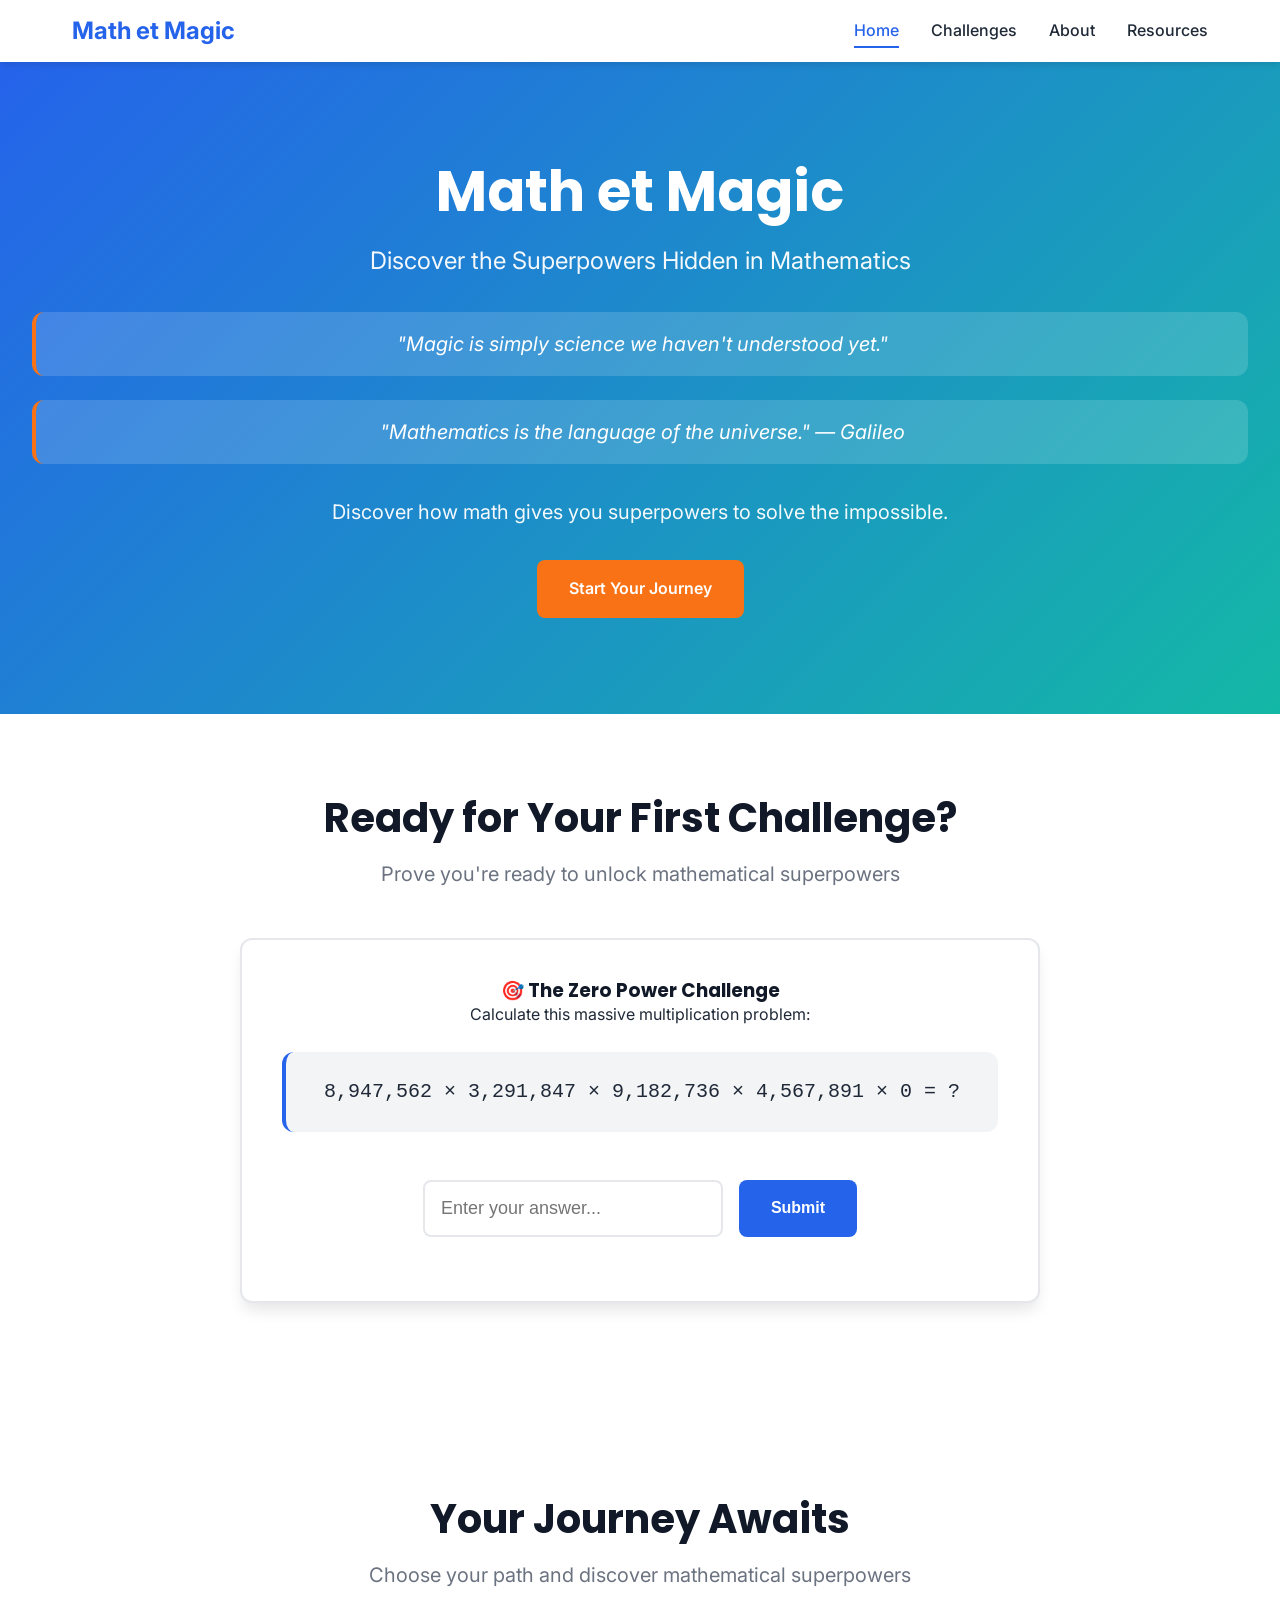
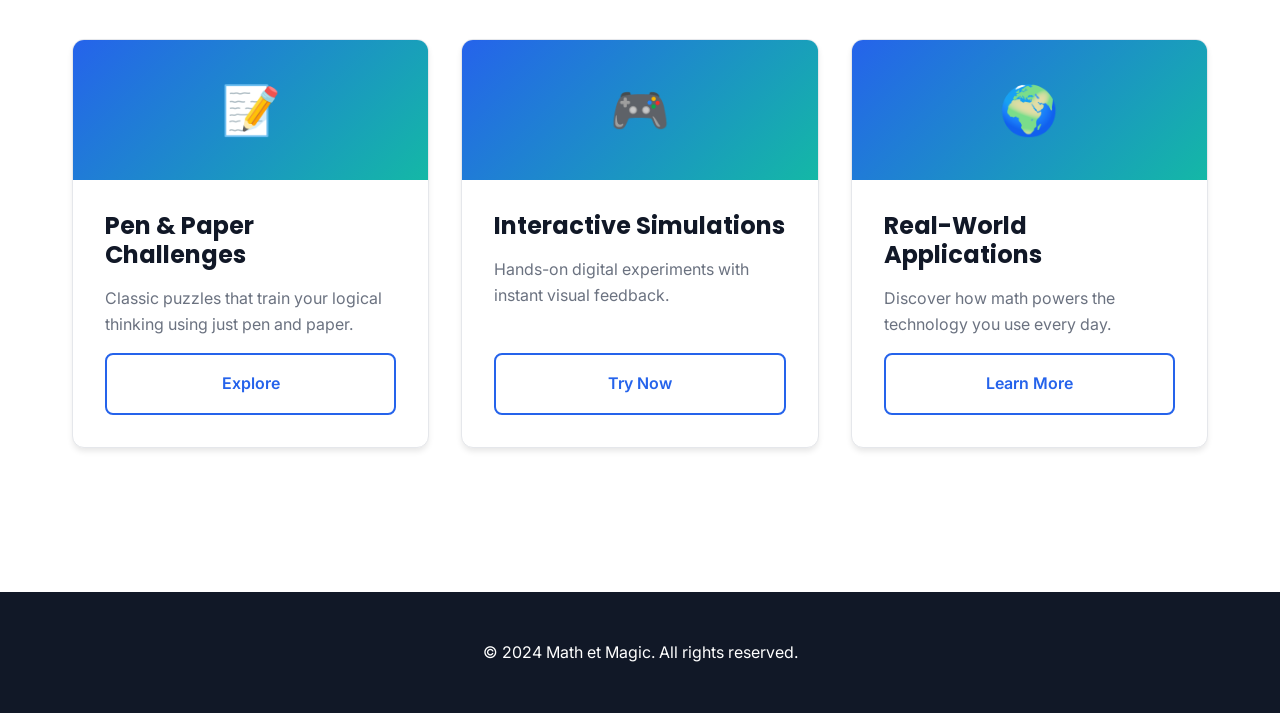
<file: index.html>
<!DOCTYPE html>
<html lang="en">
<head>
    <meta charset="UTF-8" />
    <meta name="viewport" content="width=device-width, initial-scale=1.0"/>
    <meta name="description" content="Math et Magic - Discover mathematical superpowers through interactive challenges"/>
    <title>Math et Magic - Home</title>
    
    <!-- CSS -->
    <link rel="stylesheet" href="css/main.css" />
    <link rel="stylesheet" href="css/components.css" />
    
    <!-- Fonts -->
    <link rel="preconnect" href="https://fonts.googleapis.com"/>
    <link rel="preconnect" href="https://fonts.gstatic.com" crossorigin/>
    <link href="https://fonts.googleapis.com/css2?family=Inter:wght@400;500;600;700&family=Poppins:wght@600;700&display=swap" rel="stylesheet"/>
</head>
<body>

    <!-- Navigation -->
    <nav class="main-nav">
        <div class="nav-container">
            <a href="index.html" class="nav-logo">Math et Magic</a>
            
            <button class="nav-toggle" aria-label="Toggle menu" aria-expanded="false">
                <span class="hamburger"></span>
            </button>
            
            <ul class="nav-menu">
                <li><a href="index.html" class="nav-link active">Home</a></li>
                <li><a href="challenges.html" class="nav-link">Challenges</a></li>
                <li><a href="about.html" class="nav-link">About</a></li>
                <li><a href="resources.html" class="nav-link">Resources</a></li>
            </ul>
        </div>
    </nav>

    <!-- Hero Section -->
    <header class="hero">
        <div class="hero-content">
            <h1>Math et Magic</h1>
            <p class="subtitle">Discover the Superpowers Hidden in Mathematics</p>
            
            <blockquote class="quote">
                "Magic is simply science we haven't understood yet."
            </blockquote>
            <blockquote class="quote">
                "Mathematics is the language of the universe." — Galileo
            </blockquote>

            <p class="hero-description">
                Discover how math gives you superpowers to solve the impossible.
            </p>

            <a href="challenges.html" class="btn btn-primary">Start Your Journey</a>
        </div>
    </header>

    <!-- Zero Power Challenge -->
    <section class="section challenge-intro">
        <div class="container">
            <h2 class="section-title">Ready for Your First Challenge?</h2>
            <p class="section-subtitle">Prove you're ready to unlock mathematical superpowers</p>
            
            <div class="challenge-card">
                <h3>🎯 The Zero Power Challenge</h3>
                <p>Calculate this massive multiplication problem:</p>
                
                <code class="math-problem">
                    8,947,562 × 3,291,847 × 9,182,736 × 4,567,891 × 0 = ?
                </code>

                <div class="challenge-input">
                    <input type="number" id="zeroInput" placeholder="Enter your answer..."/>
                    <button class="btn btn-secondary" onclick="checkZeroAnswer()">Submit</button>
                </div>

                <div id="zeroResult" class="success-message hidden">
                    <h4>🎉 Correct!</h4>
                    <p>You knew it was <strong>0</strong> instantly. While a computer performs 4 multiplications, you used ONE truth: <em>x × 0 = 0</em>. That's mathematical magic.</p>
                    <a href="challenges.html" class="btn btn-primary mt-4">Continue to Challenges</a>
                </div>
            </div>
        </div>
    </section>

    <!-- Features Preview -->
    <section class="section">
        <div class="container">
            <h2 class="section-title">Your Journey Awaits</h2>
            <p class="section-subtitle">Choose your path and discover mathematical superpowers</p>
            
            <div class="card-grid">
                <article class="card">
                    <div class="card-icon">📝</div>
                    <div class="card-body">
                        <h3>Pen & Paper Challenges</h3>
                        <p>Classic puzzles that train your logical thinking using just pen and paper.</p>
                        <a href="challenges.html#pen-paper" class="btn btn-outline">Explore</a>
                    </div>
                </article>
                
                <article class="card">
                    <div class="card-icon">🎮</div>
                    <div class="card-body">
                        <h3>Interactive Simulations</h3>
                        <p>Hands-on digital experiments with instant visual feedback.</p>
                        <a href="challenges.html#interactive" class="btn btn-outline">Try Now</a>
                    </div>
                </article>
                
                <article class="card">
                    <div class="card-icon">🌍</div>
                    <div class="card-body">
                        <h3>Real-World Applications</h3>
                        <p>Discover how math powers the technology you use every day.</p>
                        <a href="challenges.html#quick-facts" class="btn btn-outline">Learn More</a>
                    </div>
                </article>
            </div>
        </div>
    </section>

    <!-- Footer -->
    <footer class="footer">
        <div class="container">
            <p>&copy; 2024 Math et Magic. All rights reserved.</p>
        </div>
    </footer>

    <!-- Scripts -->
    <script src="js/app.js"></script>
    <script>
        // Simple zero challenge logic (inline for demo)
        function checkZeroAnswer() {
            const input = document.getElementById('zeroInput');
            const result = document.getElementById('zeroResult');
            if (input.value === '0' || input.value === '') {
                result.classList.remove('hidden');
                input.disabled = true;
            } else {
                alert('Hint: What happens when you multiply anything by zero? 🤔');
            }
        }
    </script>
</body>
</html>
</file>
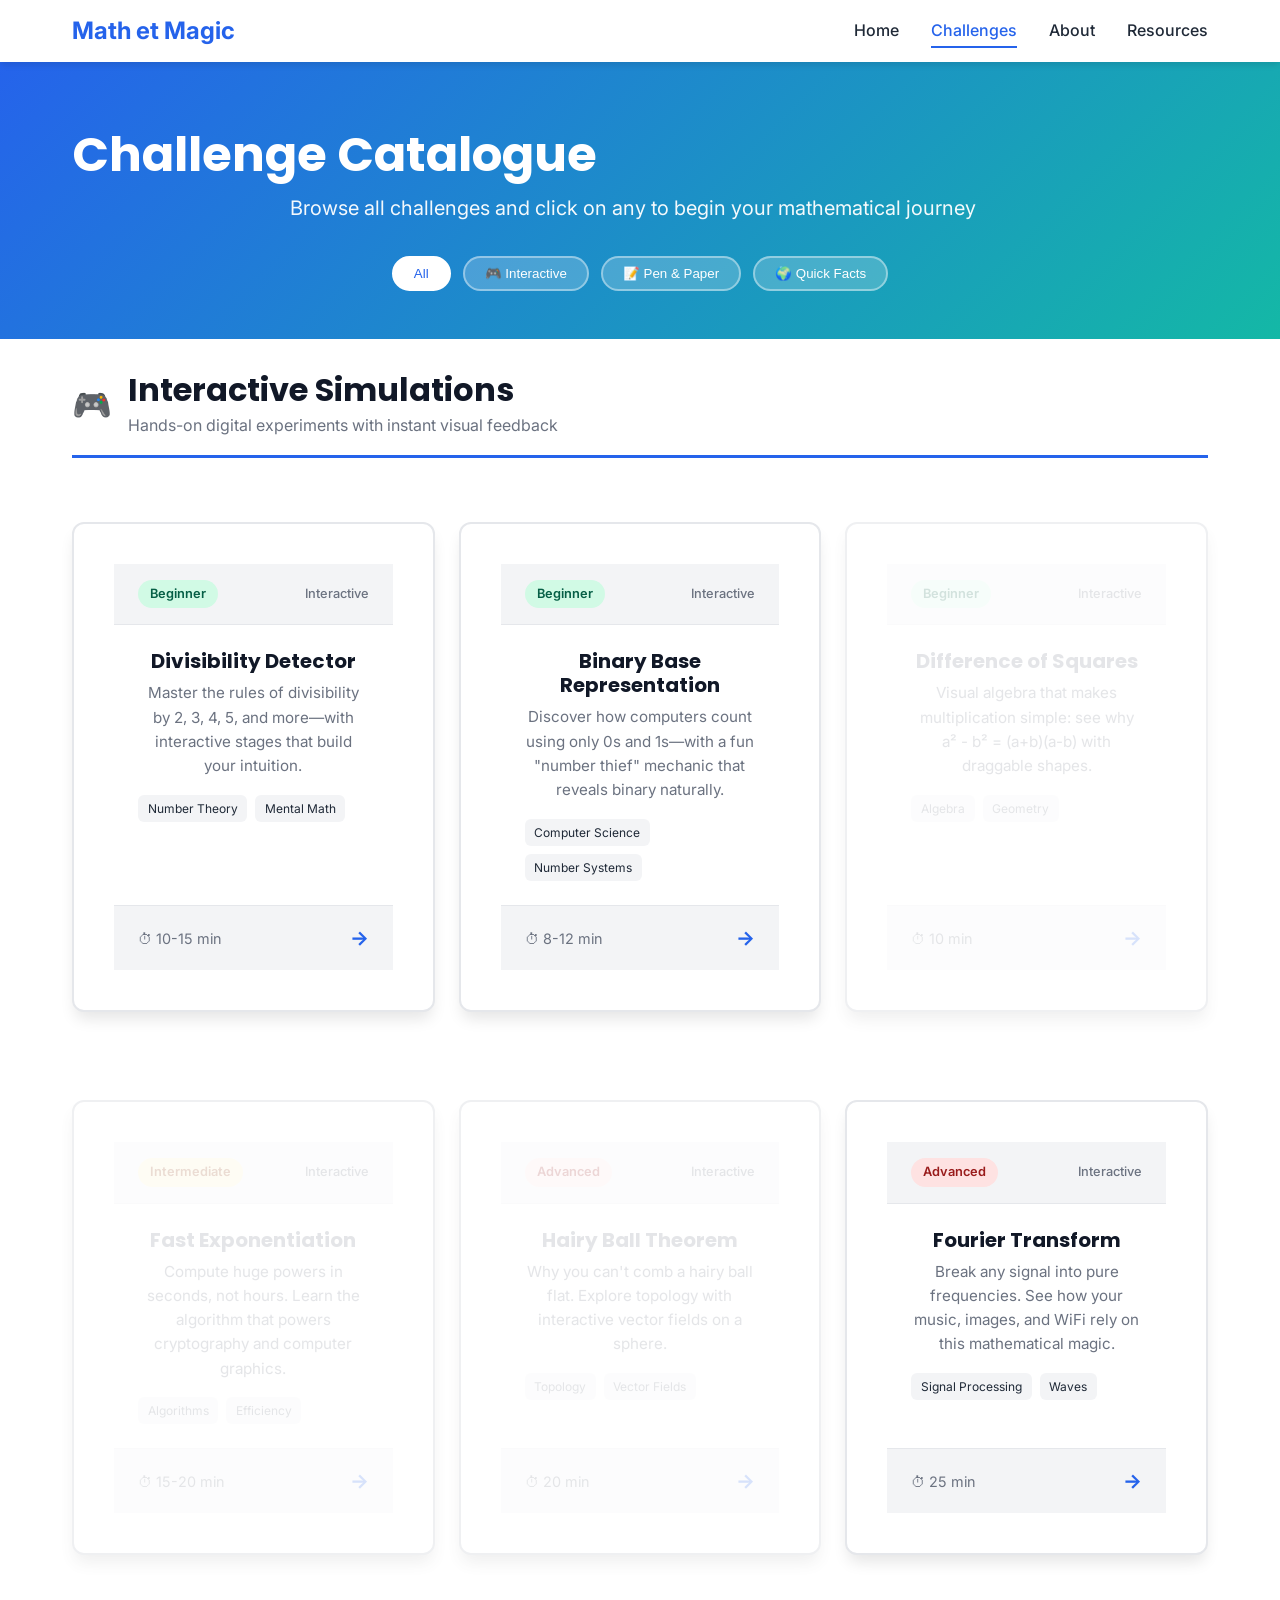
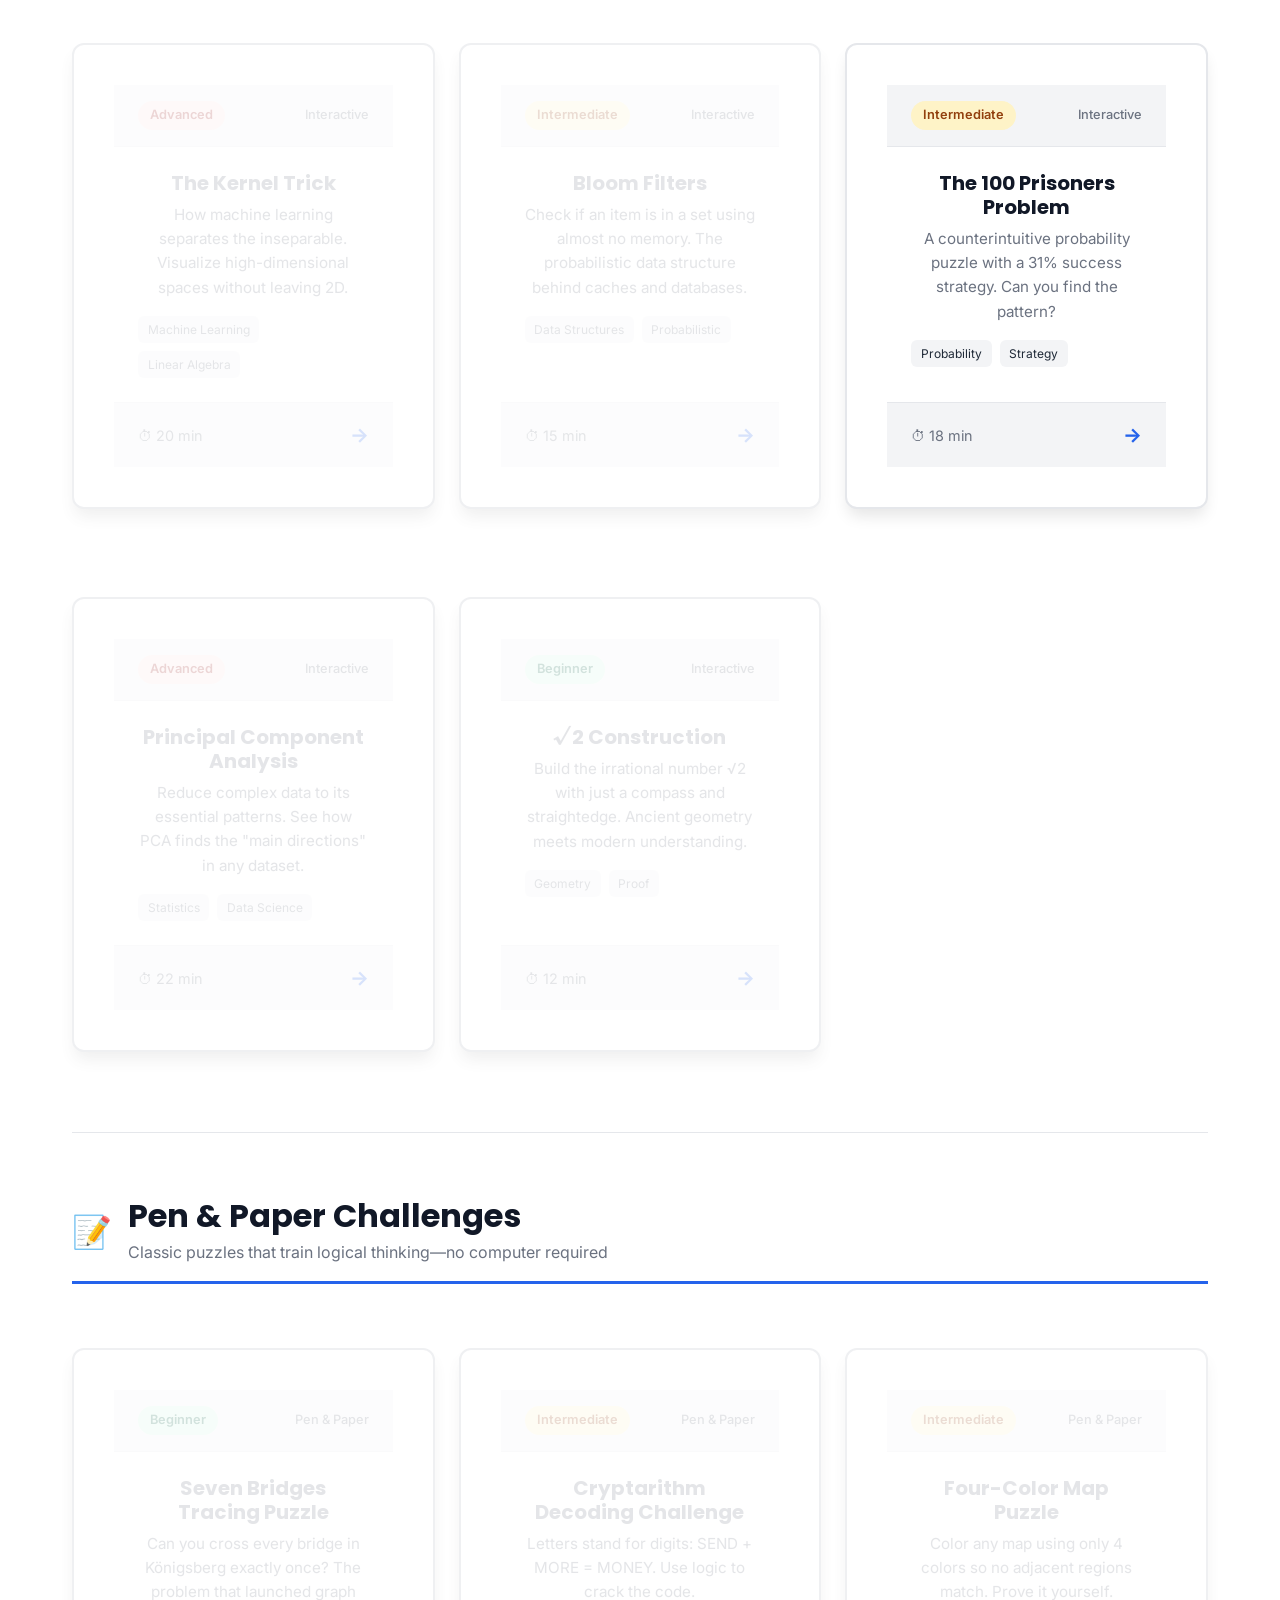
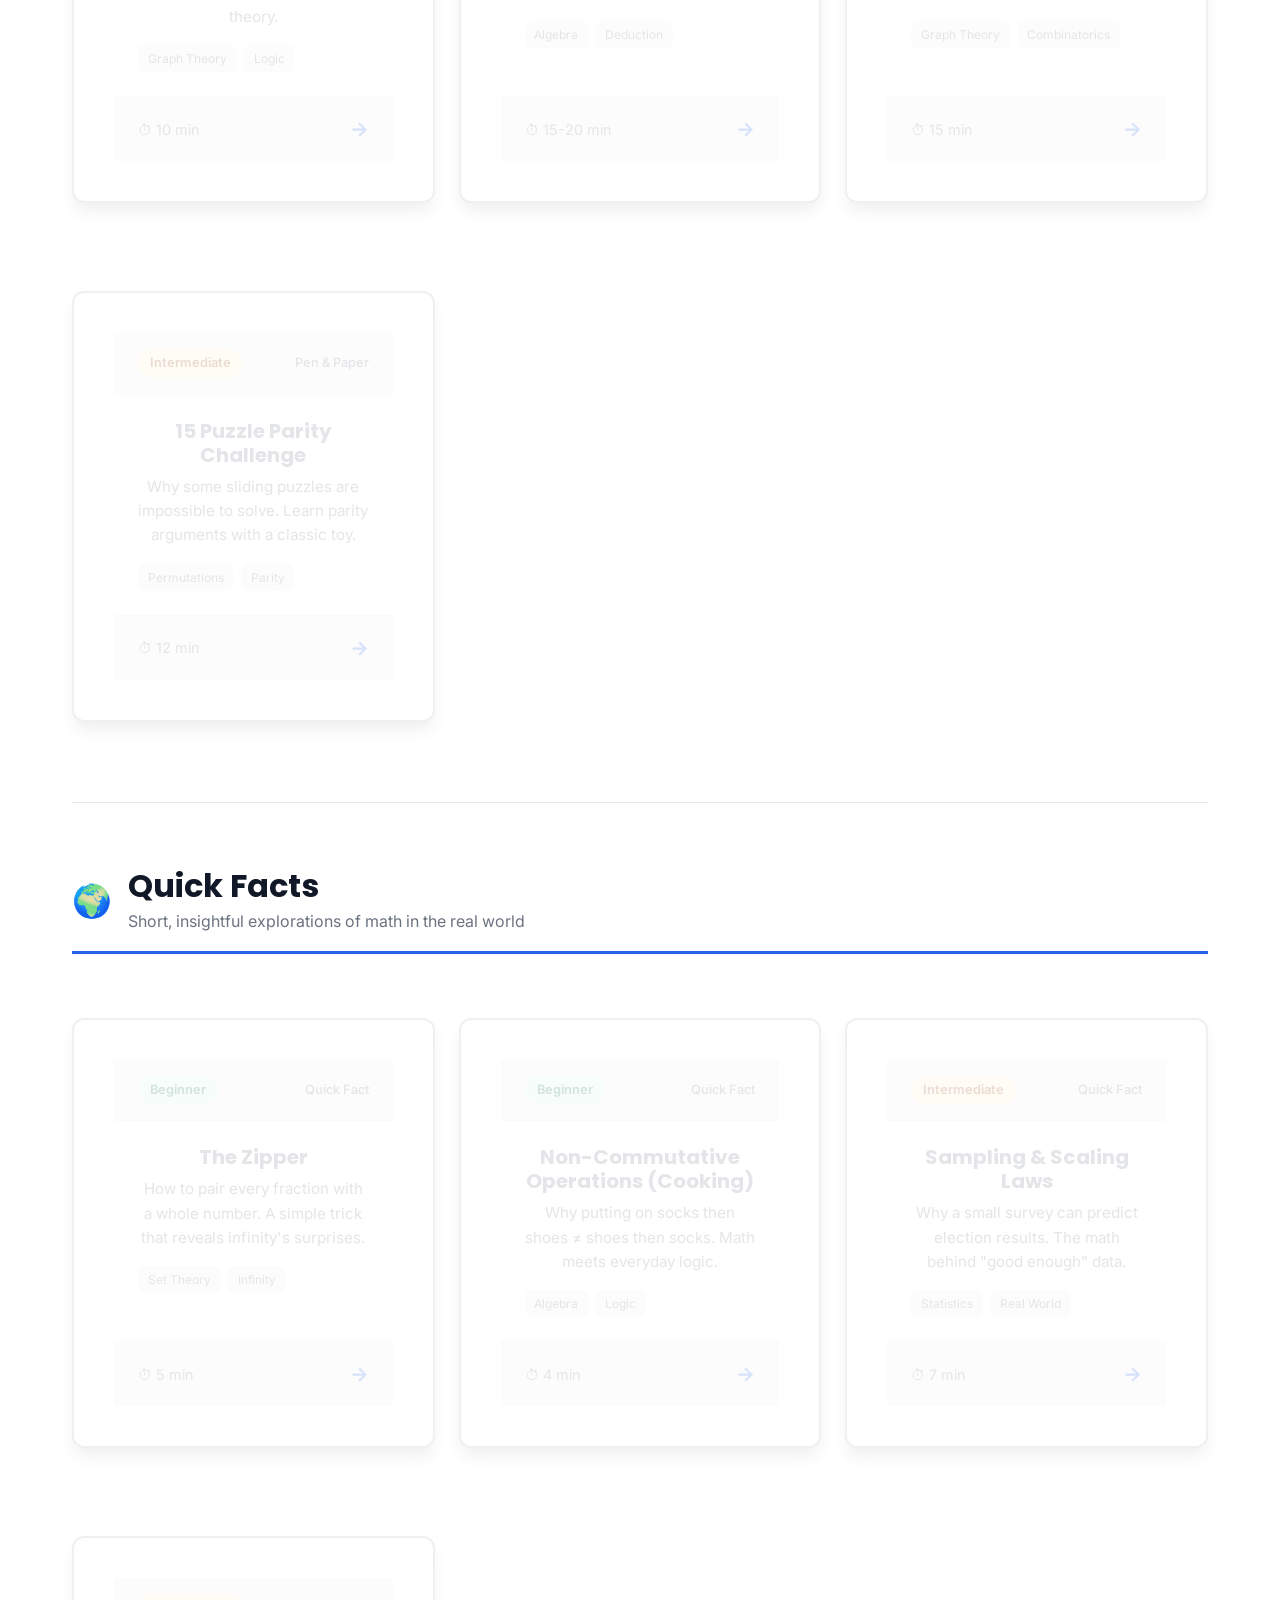
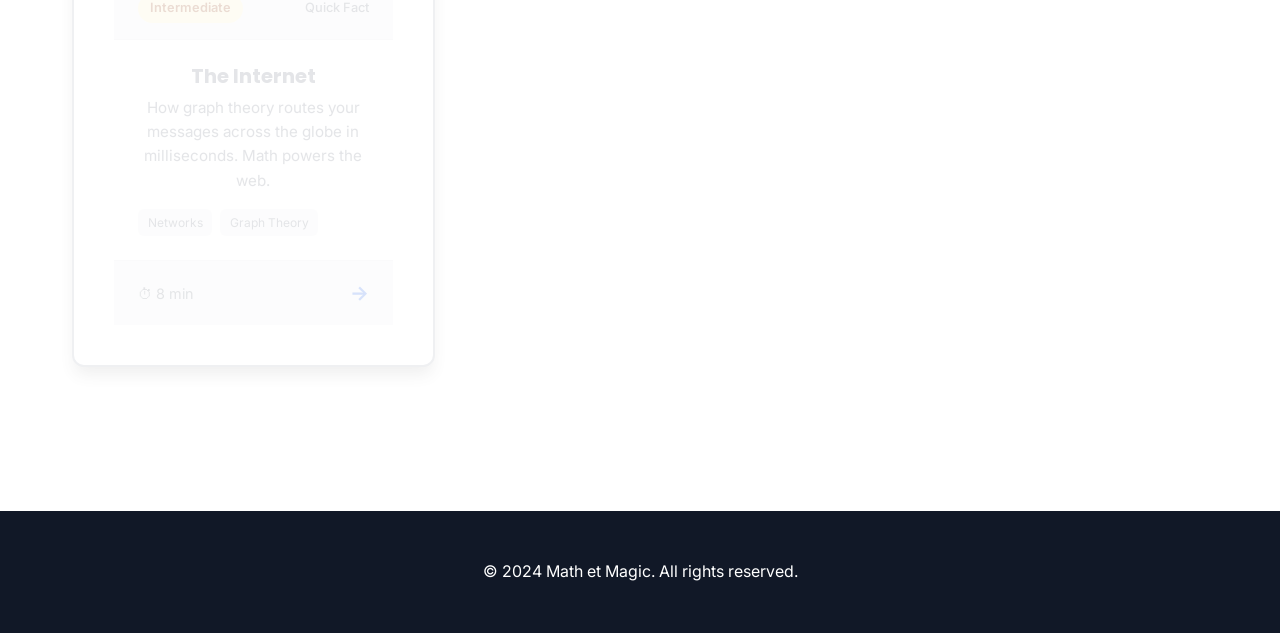
<file: challenges.html>
<!DOCTYPE html>
<html lang="en">
<head>
    <meta charset="UTF-8"/>
    <meta name="viewport" content="width=device-width, initial-scale=1.0"/>
    <meta name="description" content="Browse all Math et Magic challenges - interactive simulations, pen & paper puzzles, and real-world applications"/>
    <title>Challenges Catalogue - Math et Magic</title>
    
    <!-- CSS -->
    <link rel="stylesheet" href="css/main.css"/>
    <link rel="stylesheet" href="css/components.css"/>
    
    <!-- Fonts -->
    <link rel="preconnect" href="https://fonts.googleapis.com"/>
    <link rel="preconnect" href="https://fonts.gstatic.com" crossorigin/>
    <link href="https://fonts.googleapis.com/css2?family=Inter:wght@400;500;600;700&family=Poppins:wght@600;700&display=swap" rel="stylesheet"/>
</head>
<body>

    <!-- Navigation -->
    <nav class="main-nav">
        <div class="nav-container">
            <a href="index.html" class="nav-logo">Math et Magic</a>
            
            <button class="nav-toggle" aria-label="Toggle menu" aria-expanded="false">
                <span class="hamburger"></span>
            </button>
            
            <ul class="nav-menu">
                <li><a href="index.html" class="nav-link">Home</a></li>
                <li><a href="challenges.html" class="nav-link active">Challenges</a></li>
                <li><a href="about.html" class="nav-link">About</a></li>
                <li><a href="resources.html" class="nav-link">Resources</a></li>
            </ul>
        </div>
    </nav>

    <!-- Page Header -->
    <header class="page-header">
        <div class="container">
            <h1>Challenge Catalogue</h1>
            <p class="page-subtitle">Browse all challenges and click on any to begin your mathematical journey</p>
            
            <!-- Quick Filters -->
            <div class="filter-bar">
                <button class="filter-btn active" data-filter="all">All</button>
                <button class="filter-btn" data-filter="interactive">🎮 Interactive</button>
                <button class="filter-btn" data-filter="pen-paper">📝 Pen & Paper</button>
                <button class="filter-btn" data-filter="quick-facts">🌍 Quick Facts</button>
            </div>
        </div>
    </header>

    <!-- Main Content -->
    <main class="container">

        <!-- 🔷 Category: Interactive Simulations -->
        <section id="interactive" class="catalogue-category" data-category="interactive">
            <div class="category-header">
                <span class="category-icon">🎮</span>
                <div>
                    <h2 class="category-title">Interactive Simulations</h2>
                    <p class="category-description">Hands-on digital experiments with instant visual feedback</p>
                </div>
            </div>
            
            <div class="challenge-grid">
                
                <!-- Challenge: Divisibility Detector -->
                <a href="challenges/interactive/divisibility-detector.html" class="challenge-card" data-tags="divisibility math rules">
                    <div class="challenge-card-header">
                        <span class="difficulty easy">Beginner</span>
                        <span class="challenge-type">Interactive</span>
                    </div>
                    <div class="challenge-card-body">
                        <h3>Divisibility Detector</h3>
                        <p>Master the rules of divisibility by 2, 3, 4, 5, and more—with interactive stages that build your intuition.</p>
                        <div class="challenge-tags">
                            <span class="tag">Number Theory</span>
                            <span class="tag">Mental Math</span>
                        </div>
                    </div>
                    <div class="challenge-card-footer">
                        <span class="time-estimate">⏱ 10-15 min</span>
                        <span class="arrow">→</span>
                    </div>
                </a>

                <!-- Challenge: Binary Counting -->
                <a href="challenges/interactive/binary-counting.html" class="challenge-card" data-tags="binary base counting computer">
                    <div class="challenge-card-header">
                        <span class="difficulty easy">Beginner</span>
                        <span class="challenge-type">Interactive</span>
                    </div>
                    <div class="challenge-card-body">
                        <h3>Binary Base Representation</h3>
                        <p>Discover how computers count using only 0s and 1s—with a fun "number thief" mechanic that reveals binary naturally.</p>
                        <div class="challenge-tags">
                            <span class="tag">Computer Science</span>
                            <span class="tag">Number Systems</span>
                        </div>
                    </div>
                    <div class="challenge-card-footer">
                        <span class="time-estimate">⏱ 8-12 min</span>
                        <span class="arrow">→</span>
                    </div>
                </a>

                <!-- Challenge: Difference of Squares -->
                <a href="challenges/interactive/difference-of-squares.html" class="challenge-card locked" data-tags="algebra geometry visual">
                    <div class="challenge-card-header">
                        <span class="difficulty easy">Beginner</span>
                        <span class="challenge-type">Interactive</span>
                    </div>
                    <div class="challenge-card-body">
                        <h3>Difference of Squares</h3>
                        <p>Visual algebra that makes multiplication simple: see why a² - b² = (a+b)(a-b) with draggable shapes.</p>
                        <div class="challenge-tags">
                            <span class="tag">Algebra</span>
                            <span class="tag">Geometry</span>
                        </div>
                    </div>
                    <div class="challenge-card-footer">
                        <span class="time-estimate">⏱ 10 min</span>
                        <span class="arrow">→</span>
                    </div>
                </a>

                <!-- Challenge: Fast Exponentiation -->
                <a href="challenges/interactive/fast-exponentiation.html" class="challenge-card locked" data-tags="exponentiation algorithm efficiency">
                    <div class="challenge-card-header">
                        <span class="difficulty medium">Intermediate</span>
                        <span class="challenge-type">Interactive</span>
                    </div>
                    <div class="challenge-card-body">
                        <h3>Fast Exponentiation</h3>
                        <p>Compute huge powers in seconds, not hours. Learn the algorithm that powers cryptography and computer graphics.</p>
                        <div class="challenge-tags">
                            <span class="tag">Algorithms</span>
                            <span class="tag">Efficiency</span>
                        </div>
                    </div>
                    <div class="challenge-card-footer">
                        <span class="time-estimate">⏱ 15-20 min</span>
                        <span class="arrow">→</span>
                    </div>
                </a>

                <!-- Challenge: Hairy Ball Theorem -->
                <a href="challenges/interactive/hairy-ball.html" class="challenge-card locked" data-tags="topology vector fields sphere">
                    <div class="challenge-card-header">
                        <span class="difficulty hard">Advanced</span>
                        <span class="challenge-type">Interactive</span>
                    </div>
                    <div class="challenge-card-body">
                        <h3>Hairy Ball Theorem</h3>
                        <p>Why you can't comb a hairy ball flat. Explore topology with interactive vector fields on a sphere.</p>
                        <div class="challenge-tags">
                            <span class="tag">Topology</span>
                            <span class="tag">Vector Fields</span>
                        </div>
                    </div>
                    <div class="challenge-card-footer">
                        <span class="time-estimate">⏱ 20 min</span>
                        <span class="arrow">→</span>
                    </div>
                </a>

                <!-- Challenge: Fourier Transform -->
                <a href="challenges/interactive/fourier-transform.html" class="challenge-card" data-tags="fourier waves signal processing">
                    <div class="challenge-card-header">
                        <span class="difficulty hard">Advanced</span>
                        <span class="challenge-type">Interactive</span>
                    </div>
                    <div class="challenge-card-body">
                        <h3>Fourier Transform</h3>
                        <p>Break any signal into pure frequencies. See how your music, images, and WiFi rely on this mathematical magic.</p>
                        <div class="challenge-tags">
                            <span class="tag">Signal Processing</span>
                            <span class="tag">Waves</span>
                        </div>
                    </div>
                    <div class="challenge-card-footer">
                        <span class="time-estimate">⏱ 25 min</span>
                        <span class="arrow">→</span>
                    </div>
                </a>

                <!-- Challenge: Kernel Trick -->
                <a href="challenges/interactive/kernel-trick.html" class="challenge-card locked" data-tags="machine-learning svm kernel">
                    <div class="challenge-card-header">
                        <span class="difficulty hard">Advanced</span>
                        <span class="challenge-type">Interactive</span>
                    </div>
                    <div class="challenge-card-body">
                        <h3>The Kernel Trick</h3>
                        <p>How machine learning separates the inseparable. Visualize high-dimensional spaces without leaving 2D.</p>
                        <div class="challenge-tags">
                            <span class="tag">Machine Learning</span>
                            <span class="tag">Linear Algebra</span>
                        </div>
                    </div>
                    <div class="challenge-card-footer">
                        <span class="time-estimate">⏱ 20 min</span>
                        <span class="arrow">→</span>
                    </div>
                </a>

                <!-- Challenge: Bloom Filters -->
                <a href="challenges/interactive/bloom-filters.html" class="challenge-card locked" data-tags="data-structures probabilistic hashing">
                    <div class="challenge-card-header">
                        <span class="difficulty medium">Intermediate</span>
                        <span class="challenge-type">Interactive</span>
                    </div>
                    <div class="challenge-card-body">
                        <h3>Bloom Filters</h3>
                        <p>Check if an item is in a set using almost no memory. The probabilistic data structure behind caches and databases.</p>
                        <div class="challenge-tags">
                            <span class="tag">Data Structures</span>
                            <span class="tag">Probabilistic</span>
                        </div>
                    </div>
                    <div class="challenge-card-footer">
                        <span class="time-estimate">⏱ 15 min</span>
                        <span class="arrow">→</span>
                    </div>
                </a>

                <!-- Challenge: 100 Prisoners Problem -->
                <a href="challenges/interactive/hundred-prisoners.html" class="challenge-card" data-tags="probability strategy permutation">
                    <div class="challenge-card-header">
                        <span class="difficulty medium">Intermediate</span>
                        <span class="challenge-type">Interactive</span>
                    </div>
                    <div class="challenge-card-body">
                        <h3>The 100 Prisoners Problem</h3>
                        <p>A counterintuitive probability puzzle with a 31% success strategy. Can you find the pattern?</p>
                        <div class="challenge-tags">
                            <span class="tag">Probability</span>
                            <span class="tag">Strategy</span>
                        </div>
                    </div>
                    <div class="challenge-card-footer">
                        <span class="time-estimate">⏱ 18 min</span>
                        <span class="arrow">→</span>
                    </div>
                </a>

                <!-- Challenge: PCA -->
                <a href="challenges/interactive/pca.html" class="challenge-card locked" data-tags="pca dimensionality-reduction statistics">
                    <div class="challenge-card-header">
                        <span class="difficulty hard">Advanced</span>
                        <span class="challenge-type">Interactive</span>
                    </div>
                    <div class="challenge-card-body">
                        <h3>Principal Component Analysis</h3>
                        <p>Reduce complex data to its essential patterns. See how PCA finds the "main directions" in any dataset.</p>
                        <div class="challenge-tags">
                            <span class="tag">Statistics</span>
                            <span class="tag">Data Science</span>
                        </div>
                    </div>
                    <div class="challenge-card-footer">
                        <span class="time-estimate">⏱ 22 min</span>
                        <span class="arrow">→</span>
                    </div>
                </a>

                <!-- Challenge: √2 Construction -->
                <a href="challenges/interactive/sqrt2-construction.html" class="challenge-card locked" data-tags="geometry irrational construction">
                    <div class="challenge-card-header">
                        <span class="difficulty easy">Beginner</span>
                        <span class="challenge-type">Interactive</span>
                    </div>
                    <div class="challenge-card-body">
                        <h3>√2 Construction</h3>
                        <p>Build the irrational number √2 with just a compass and straightedge. Ancient geometry meets modern understanding.</p>
                        <div class="challenge-tags">
                            <span class="tag">Geometry</span>
                            <span class="tag">Proof</span>
                        </div>
                    </div>
                    <div class="challenge-card-footer">
                        <span class="time-estimate">⏱ 12 min</span>
                        <span class="arrow">→</span>
                    </div>
                </a>

            </div>
        </section>


        <!-- 📝 Category: Pen & Paper Challenges -->
        <section id="pen-paper" class="catalogue-category" data-category="pen-paper">
            <div class="category-header">
                <span class="category-icon">📝</span>
                <div>
                    <h2 class="category-title">Pen & Paper Challenges</h2>
                    <p class="category-description">Classic puzzles that train logical thinking—no computer required</p>
                </div>
            </div>
            
            <div class="challenge-grid">
                
                <!-- Challenge: Seven Bridges -->
                <a href="challenges/pen-paper/seven-bridges.html" class="challenge-card locked" data-tags="graph-theory euler paths">
                    <div class="challenge-card-header">
                        <span class="difficulty easy">Beginner</span>
                        <span class="challenge-type">Pen & Paper</span>
                    </div>
                    <div class="challenge-card-body">
                        <h3>Seven Bridges Tracing Puzzle</h3>
                        <p>Can you cross every bridge in Königsberg exactly once? The problem that launched graph theory.</p>
                        <div class="challenge-tags">
                            <span class="tag">Graph Theory</span>
                            <span class="tag">Logic</span>
                        </div>
                    </div>
                    <div class="challenge-card-footer">
                        <span class="time-estimate">⏱ 10 min</span>
                        <span class="arrow">→</span>
                    </div>
                </a>

                <!-- Challenge: Cryptarithm -->
                <a href="challenges/pen-paper/cryptarithm.html" class="challenge-card locked" data-tags="cryptarithm puzzle algebra">
                    <div class="challenge-card-header">
                        <span class="difficulty medium">Intermediate</span>
                        <span class="challenge-type">Pen & Paper</span>
                    </div>
                    <div class="challenge-card-body">
                        <h3>Cryptarithm Decoding Challenge</h3>
                        <p>Letters stand for digits: SEND + MORE = MONEY. Use logic to crack the code.</p>
                        <div class="challenge-tags">
                            <span class="tag">Algebra</span>
                            <span class="tag">Deduction</span>
                        </div>
                    </div>
                    <div class="challenge-card-footer">
                        <span class="time-estimate">⏱ 15-20 min</span>
                        <span class="arrow">→</span>
                    </div>
                </a>

                <!-- Challenge: Four Color Map -->
                <a href="challenges/pen-paper/four-color-map.html" class="challenge-card locked" data-tags="graph-theory coloring map">
                    <div class="challenge-card-header">
                        <span class="difficulty medium">Intermediate</span>
                        <span class="challenge-type">Pen & Paper</span>
                    </div>
                    <div class="challenge-card-body">
                        <h3>Four-Color Map Puzzle</h3>
                        <p>Color any map using only 4 colors so no adjacent regions match. Prove it yourself.</p>
                        <div class="challenge-tags">
                            <span class="tag">Graph Theory</span>
                            <span class="tag">Combinatorics</span>
                        </div>
                    </div>
                    <div class="challenge-card-footer">
                        <span class="time-estimate">⏱ 15 min</span>
                        <span class="arrow">→</span>
                    </div>
                </a>

                <!-- Challenge: 15 Puzzle -->
                <a href="challenges/pen-paper/fifteen-puzzle.html" class="challenge-card locked" data-tags="parity permutation sliding">
                    <div class="challenge-card-header">
                        <span class="difficulty medium">Intermediate</span>
                        <span class="challenge-type">Pen & Paper</span>
                    </div>
                    <div class="challenge-card-body">
                        <h3>15 Puzzle Parity Challenge</h3>
                        <p>Why some sliding puzzles are impossible to solve. Learn parity arguments with a classic toy.</p>
                        <div class="challenge-tags">
                            <span class="tag">Permutations</span>
                            <span class="tag">Parity</span>
                        </div>
                    </div>
                    <div class="challenge-card-footer">
                        <span class="time-estimate">⏱ 12 min</span>
                        <span class="arrow">→</span>
                    </div>
                </a>

            </div>
        </section>


        <!-- 🌍 Category: Quick Facts -->
        <section id="quick-facts" class="catalogue-category" data-category="quick-facts">
            <div class="category-header">
                <span class="category-icon">🌍</span>
                <div>
                    <h2 class="category-title">Quick Facts</h2>
                    <p class="category-description">Short, insightful explorations of math in the real world</p>
                </div>
            </div>
            
            <div class="challenge-grid">
                
                <!-- Challenge: The Zipper -->
                <a href="challenges/quick-facts/zipper.html" class="challenge-card locked" data-tags="bijection infinity sets">
                    <div class="challenge-card-header">
                        <span class="difficulty easy">Beginner</span>
                        <span class="challenge-type">Quick Fact</span>
                    </div>
                    <div class="challenge-card-body">
                        <h3>The Zipper</h3>
                        <p>How to pair every fraction with a whole number. A simple trick that reveals infinity's surprises.</p>
                        <div class="challenge-tags">
                            <span class="tag">Set Theory</span>
                            <span class="tag">Infinity</span>
                        </div>
                    </div>
                    <div class="challenge-card-footer">
                        <span class="time-estimate">⏱ 5 min</span>
                        <span class="arrow">→</span>
                    </div>
                </a>

                <!-- Challenge: Non-Commutative Operations -->
                <a href="challenges/quick-facts/non-commutative.html" class="challenge-card locked" data-tags="operations order cooking">
                    <div class="challenge-card-header">
                        <span class="difficulty easy">Beginner</span>
                        <span class="challenge-type">Quick Fact</span>
                    </div>
                    <div class="challenge-card-body">
                        <h3>Non-Commutative Operations (Cooking)</h3>
                        <p>Why putting on socks then shoes ≠ shoes then socks. Math meets everyday logic.</p>
                        <div class="challenge-tags">
                            <span class="tag">Algebra</span>
                            <span class="tag">Logic</span>
                        </div>
                    </div>
                    <div class="challenge-card-footer">
                        <span class="time-estimate">⏱ 4 min</span>
                        <span class="arrow">→</span>
                    </div>
                </a>

                <!-- Challenge: Sampling & Scaling Laws -->
                <a href="challenges/quick-facts/sampling-scaling.html" class="challenge-card locked" data-tags="statistics sampling scaling">
                    <div class="challenge-card-header">
                        <span class="difficulty medium">Intermediate</span>
                        <span class="challenge-type">Quick Fact</span>
                    </div>
                    <div class="challenge-card-body">
                        <h3>Sampling & Scaling Laws</h3>
                        <p>Why a small survey can predict election results. The math behind "good enough" data.</p>
                        <div class="challenge-tags">
                            <span class="tag">Statistics</span>
                            <span class="tag">Real World</span>
                        </div>
                    </div>
                    <div class="challenge-card-footer">
                        <span class="time-estimate">⏱ 7 min</span>
                        <span class="arrow">→</span>
                    </div>
                </a>

                <!-- Challenge: The Internet -->
                <a href="challenges/quick-facts/internet.html" class="challenge-card locked" data-tags="networks routing packets">
                    <div class="challenge-card-header">
                        <span class="difficulty medium">Intermediate</span>
                        <span class="challenge-type">Quick Fact</span>
                    </div>
                    <div class="challenge-card-body">
                        <h3>The Internet</h3>
                        <p>How graph theory routes your messages across the globe in milliseconds. Math powers the web.</p>
                        <div class="challenge-tags">
                            <span class="tag">Networks</span>
                            <span class="tag">Graph Theory</span>
                        </div>
                    </div>
                    <div class="challenge-card-footer">
                        <span class="time-estimate">⏱ 8 min</span>
                        <span class="arrow">→</span>
                    </div>
                </a>

            </div>
        </section>

    </main>

    <!-- Footer -->
    <footer class="footer">
        <div class="container">
            <p>&copy; 2024 Math et Magic. All rights reserved.</p>
        </div>
    </footer>

    <!-- Scripts -->
    <script src="js/app.js"></script>
    <script>
        // ===== Challenge Catalogue Filters =====
        document.addEventListener('DOMContentLoaded', () => {
            initFilters();
        });

        function initFilters() {
            const filterBtns = document.querySelectorAll('.filter-btn');
            const categories = document.querySelectorAll('.catalogue-category');

            filterBtns.forEach(btn => {
                btn.addEventListener('click', () => {
                    // Update active button
                    filterBtns.forEach(b => b.classList.remove('active'));
                    btn.classList.add('active');

                    const filter = btn.dataset.filter;

                    // Show/hide categories
                    categories.forEach(cat => {
                        if (filter === 'all' || cat.dataset.category === filter) {
                            cat.style.display = 'block';
                            cat.classList.add('fade-in');
                        } else {
                            cat.style.display = 'none';
                            cat.classList.remove('fade-in');
                        }
                    });

                    // Smooth scroll to first visible category
                    const visible = Array.from(categories).find(c => c.style.display !== 'none');
                    if (visible) {
                        visible.scrollIntoView({ behavior: 'smooth', block: 'start' });
                    }
                });
            });
        }

        // Optional: Add subtle hover effect to challenge cards via JS
        document.querySelectorAll('.challenge-card').forEach(card => {
            card.addEventListener('mouseenter', function() {
                this.style.transform = 'translateY(-4px)';
            });
            card.addEventListener('mouseleave', function() {
                this.style.transform = 'translateY(0)';
            });
        });
    </script>
</body>
</html>
</file>
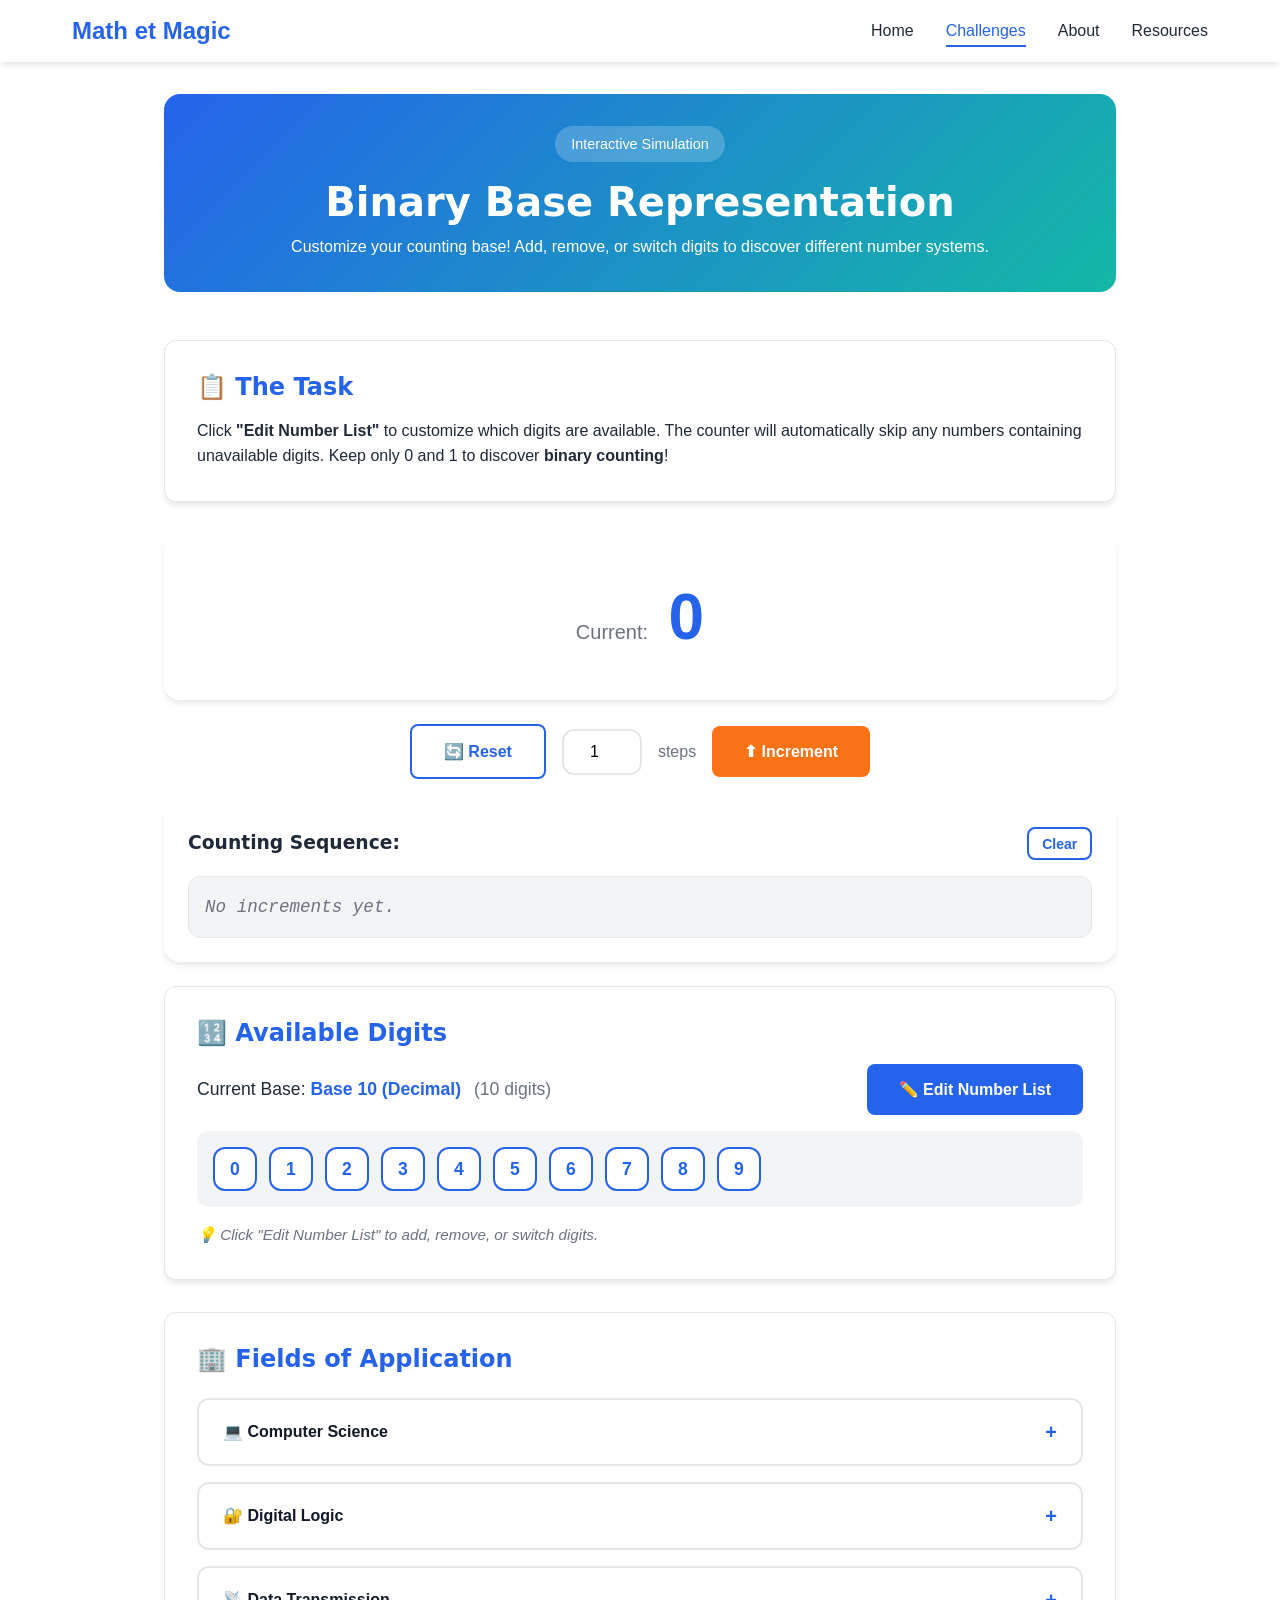
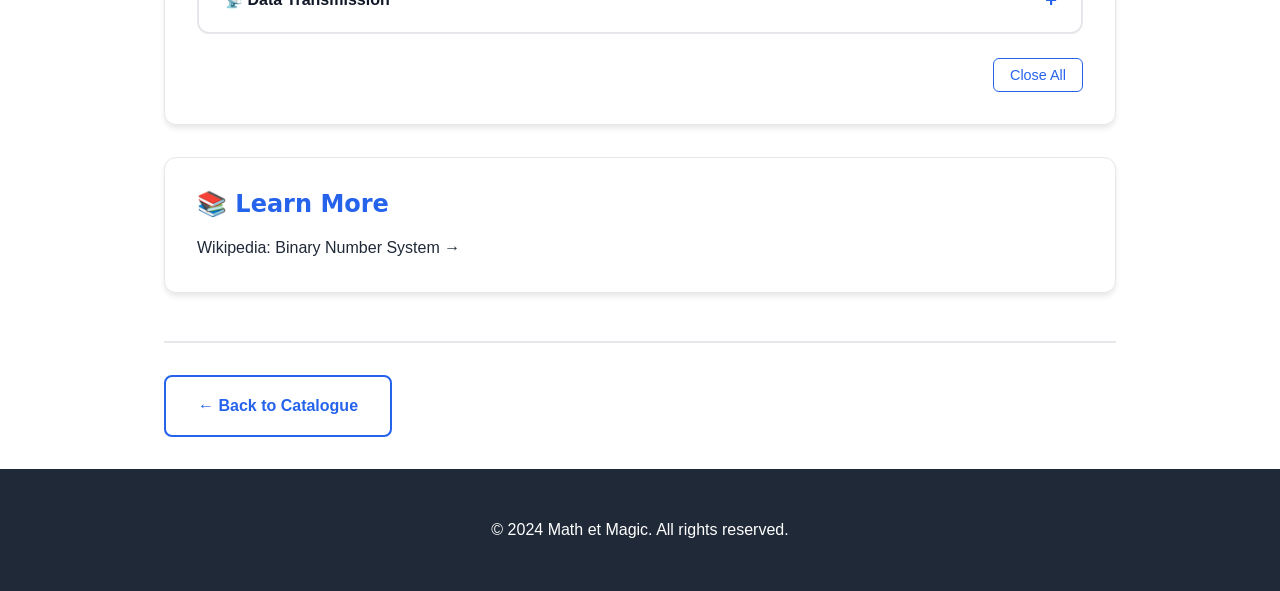
<file: challenges/interactive/binary-counting.html>
<!DOCTYPE html>
<html lang="en">
<head>
    <meta charset="UTF-8"/>
    <meta name="viewport" content="width=device-width, initial-scale=1.0"/>
    <title>Binary Base Representation - Math et Magic</title>
    
    <!-- Global CSS -->
    <link rel="stylesheet" href="../../css/main.css"/>
    <link rel="stylesheet" href="../../css/components.css"/>
    <!-- Existing challenge CSS for shared classes -->
    <link rel="stylesheet" href="../../css/challenges/divisibility-detector.css"/>
    <!-- Binary-specific CSS -->
    <link rel="stylesheet" href="../../css/challenges/binary-counting.css"/>
</head>
<body>

    <!-- Navigation (single, no breadcrumb) -->
    <nav class="main-nav">
        <div class="nav-container">
            <a href="../../index.html" class="nav-logo">Math et Magic</a>
            <button class="nav-toggle" aria-label="Toggle menu">
                <span class="hamburger"></span>
            </button>
            <ul class="nav-menu">
                <li><a href="../../index.html" class="nav-link">Home</a></li>
                <li><a href="../../challenges.html" class="nav-link active">Challenges</a></li>
                <li><a href="../../about.html" class="nav-link">About</a></li>
                <li><a href="../../resources.html" class="nav-link">Resources</a></li>
            </ul>
        </div>
    </nav>

    <!-- Main Content -->
    <main class="container challenge-main">
        
        <!-- Header -->
        <header class="challenge-header">
            <span class="challenge-badge">Interactive Simulation</span>
            <h1>Binary Base Representation</h1>
            <p>Customize your counting base! Add, remove, or switch digits to discover different number systems.</p>
        </header>

        <!-- Task -->
        <section class="challenge-section">
            <h2>📋 The Task</h2>
            <p>Click <strong>"Edit Number List"</strong> to customize which digits are available. The counter will automatically skip any numbers containing unavailable digits. Keep only 0 and 1 to discover <strong>binary counting</strong>!</p>
        </section>

        <!-- Counter Display -->
        <div class="counter-display">
            <span class="counter-label">Current:</span>
            <strong class="counter-value" id="counter-value">0</strong>
        </div>

        <!-- Controls -->
        <div class="counter-controls">
            <button class="btn btn-outline" id="reset-btn" type="button">🔄 Reset</button>
            <input type="number" id="steps-input" class="steps-input" value="1" min="1" max="100" aria-label="Steps to increment">
            <span class="steps-label">steps</span>
            <button class="btn btn-primary" id="increment-btn" type="button">⬆ Increment</button>
        </div>

        <!-- Sequence Output -->
        <div class="sequence-container">
            <div class="sequence-header">
                <h3>Counting Sequence:</h3>
                <button class="btn btn-small btn-outline" id="clear-sequence-btn" type="button">Clear</button>
            </div>
            <div class="sequence-output" id="sequence-output" role="log" aria-live="polite">
                <p class="sequence-placeholder">No increments yet.</p>
            </div>
        </div>

        <!-- Digits Pool -->
        <section class="challenge-section">
            <h2>🔢 Available Digits</h2>
            <div class="digits-header">
                <span class="base-info">Current Base: <strong id="base-name">Base 10 (Decimal)</strong> <span id="base-count">(10 digits)</span></span>
                <button class="btn btn-secondary" id="edit-digits-btn" type="button">✏️ Edit Number List</button>
            </div>
            <div class="digits-pool" id="digits-pool" role="list" aria-label="Available digits">
                <!-- Digit chips generated by JS -->
            </div>
            <p class="digits-hint">💡 Click "Edit Number List" to add, remove, or switch digits.</p>
        </section>

        <!-- Edit Modal -->
        <div class="modal-overlay" id="edit-modal">
            <div class="modal-card">
                <div class="modal-header">
                    <h2>Edit Number List</h2>
                    <button class="modal-close" id="modal-close-btn" type="button" aria-label="Close modal">&times;</button>
                </div>
                
                <div class="modal-body">
                    <!-- Current Digits -->
                    <div class="current-digits" id="current-digits">
                        <!-- Digit chips with remove buttons generated by JS -->
                    </div>
                    
                    <!-- Add New Digit -->
                    <div class="add-digit-section">
                        <input type="text" id="new-digit-input" class="add-digit-input" placeholder="Add a number..." maxlength="10">
                        <button class="btn btn-append" id="append-btn" type="button">Append</button>
                    </div>
                    
                    <!-- Swap Digits -->
                    <div class="swap-section">
                        <input type="text" id="swap-digit-1" class="swap-input" placeholder="Swap" maxlength="10">
                        <button class="btn btn-swap-icon" id="swap-icon-btn" type="button" aria-label="Swap">⇄</button>
                        <input type="text" id="swap-digit-2" class="swap-input" placeholder="Swap" maxlength="10">
                        <button class="btn btn-switch" id="switch-btn" type="button">Switch</button>
                    </div>
                </div>
                
                <div class="modal-footer">
                    <button class="btn btn-cancel" id="cancel-btn" type="button">Cancel</button>
                    <button class="btn btn-save" id="save-btn" type="button">Save</button>
                </div>
            </div>
        </div>

        <!-- Fields of Application -->
        <section class="challenge-section">
            <h2>🏢 Fields of Application</h2>
            <div class="fields-container">
                <div class="field-item" id="field-crypto">
                    <div class="field-header" onclick="toggleField('field-crypto')">
                        <span class="field-title">💻 Computer Science</span>
                        <span class="field-toggle">+</span>
                    </div>
                    <div class="field-explanation">All digital computers use binary (base-2) because electronic circuits have two states: ON (1) and OFF (0). Every program, image, and video is ultimately stored as binary data.</div>
                </div>
                <div class="field-item" id="field-data">
                    <div class="field-header" onclick="toggleField('field-data')">
                        <span class="field-title">🔐 Digital Logic</span>
                        <span class="field-toggle">+</span>
                    </div>
                    <div class="field-explanation">Boolean algebra and logic gates (AND, OR, NOT) operate on binary values. This forms the foundation of all computational decision-making.</div>
                </div>
                <div class="field-item" id="field-scheduling">
                    <div class="field-header" onclick="toggleField('field-scheduling')">
                        <span class="field-title">📡 Data Transmission</span>
                        <span class="field-toggle">+</span>
                    </div>
                    <div class="field-explanation">Network protocols transmit data as binary signals. Understanding base conversion helps optimize data encoding and compression algorithms.</div>
                </div>
            </div>
            <div class="fields-actions">
                <button class="btn-close-all" type="button" onclick="closeAllFields('.fields-container')">Close All</button>
            </div>
        </section>

        <!-- Reference -->
        <section class="challenge-section">
            <h2>📚 Learn More</h2>
            <p><a href="https://en.wikipedia.org/wiki/Binary_number" target="_blank">Wikipedia: Binary Number System →</a></p>
        </section>

        <!-- Navigation -->
        <div class="challenge-nav">
            <a href="../../challenges.html" class="btn btn-outline">← Back to Catalogue</a>
        </div>

    </main>

    <!-- Footer -->
    <footer class="footer">
        <div class="container">
            <p>&copy; 2024 Math et Magic. All rights reserved.</p>
        </div>
    </footer>

    <!-- Scripts -->
    <script src="../../js/app.js"></script>
    <script src="../../js/fields.js"></script>
    <script src="../../js/challenges/binary-counting.js"></script>
</body>
</html>
</file>
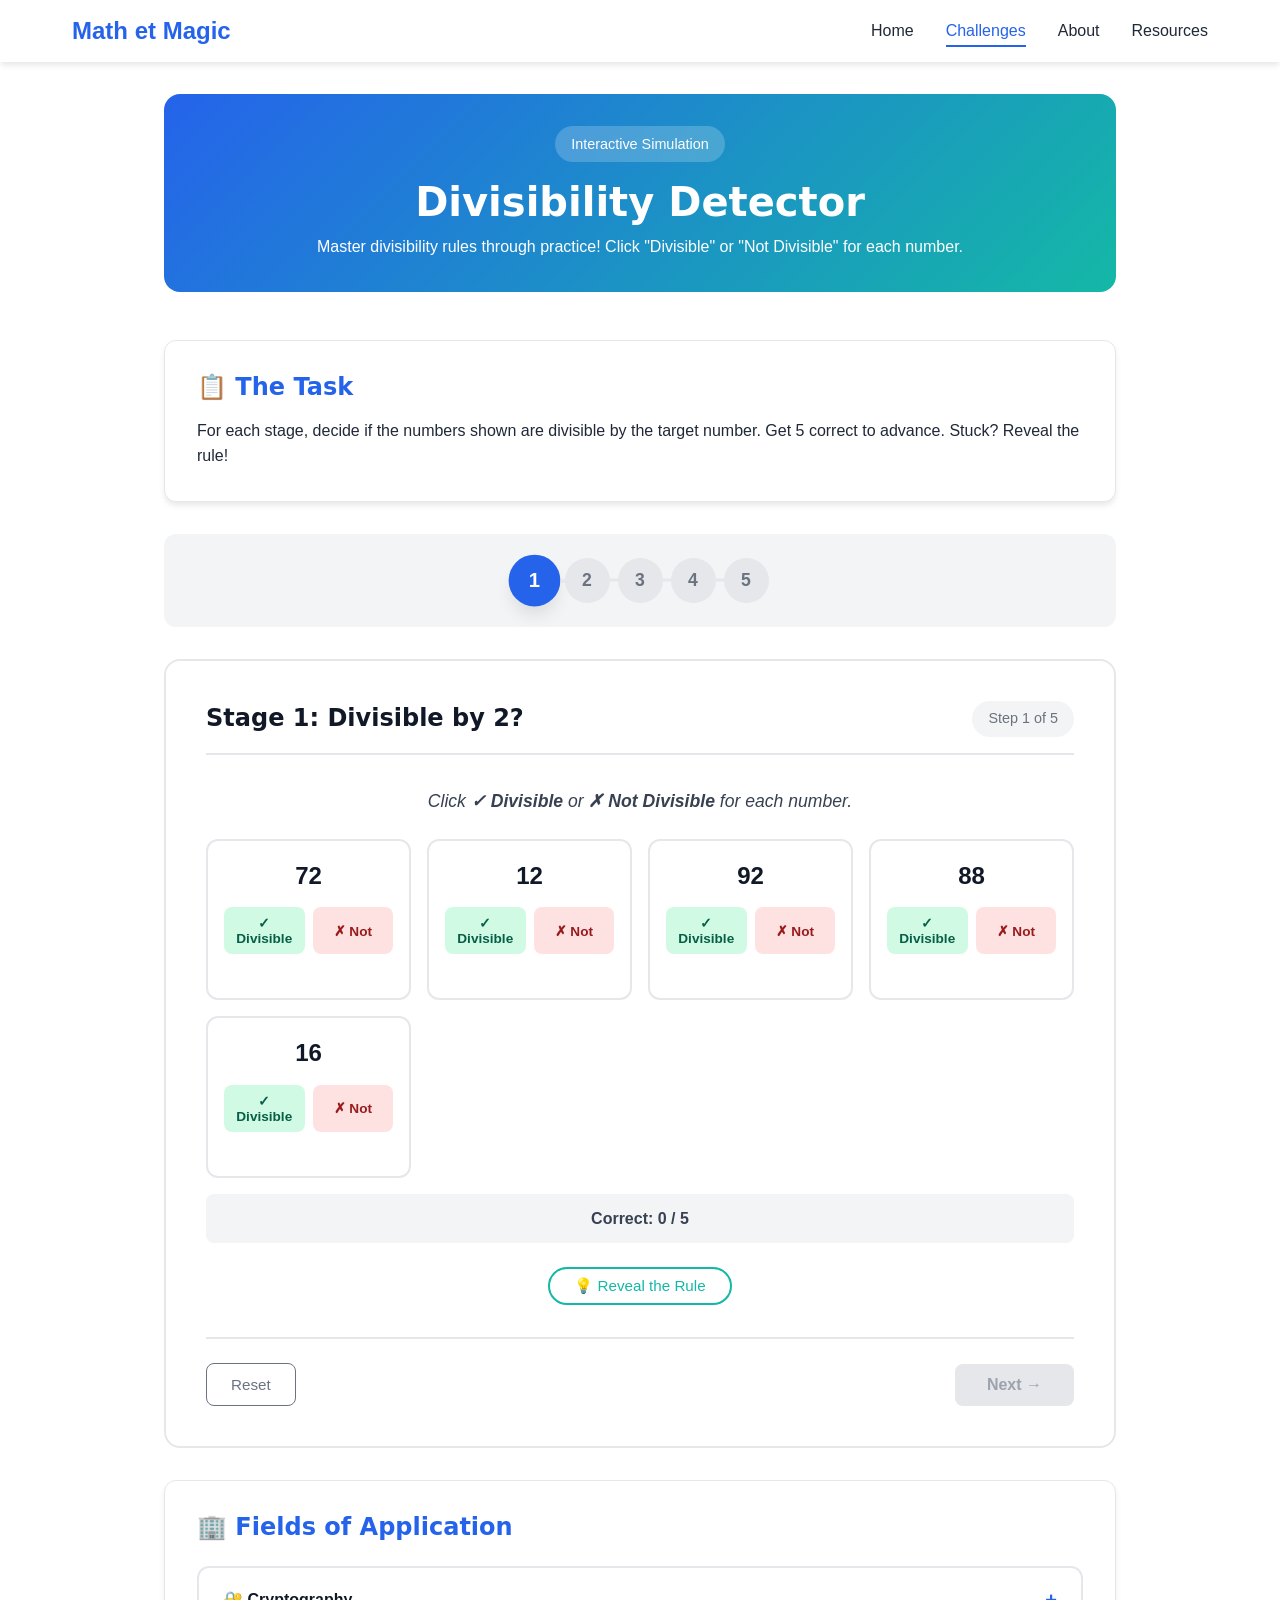
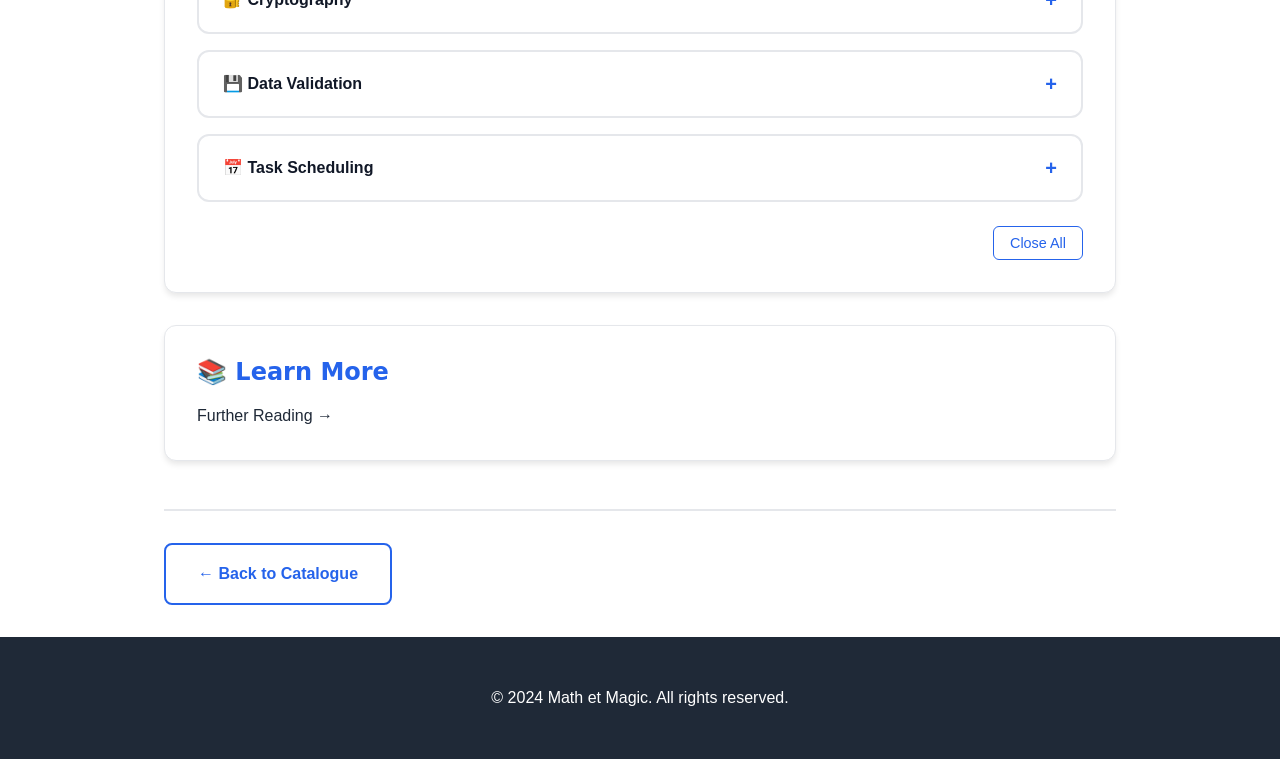
<file: challenges/interactive/divisibility-detector.html>
<!DOCTYPE html>
<html lang="en">
<head>
    <meta charset="UTF-8"/>
    <meta name="viewport" content="width=device-width, initial-scale=1.0"/>
    <title>Divisibility Detector - Math et Magic</title>
    
    <!-- Global CSS -->
    <link rel="stylesheet" href="../../css/main.css"/>
    <link rel="stylesheet" href="../../css/components.css"/>
    <link rel="stylesheet" href="../../css/challenges/divisibility-detector.css"/>
</head>
<body>

    <!-- Navigation -->
    <nav class="main-nav">
        <div class="nav-container">
            <a href="../../index.html" class="nav-logo">Math et Magic</a>
            <button class="nav-toggle" aria-label="Toggle menu">
                <span class="hamburger"></span>
            </button>
            <ul class="nav-menu">
                <li><a href="../../index.html" class="nav-link">Home</a></li>
                <li><a href="../../challenges.html" class="nav-link active">Challenges</a></li>
                <li><a href="../../about.html" class="nav-link">About</a></li>
                <li><a href="../../resources.html" class="nav-link">Resources</a></li>
            </ul>
        </div>
    </nav>

    <!-- Main Content -->
    <main class="container challenge-main">
        
        <!-- Header -->
        <header class="challenge-header">
            <span class="challenge-badge">Interactive Simulation</span>
            <h1>Divisibility Detector</h1>
            <p>Master divisibility rules through practice! Click "Divisible" or "Not Divisible" for each number.</p>
        </header>

        <!-- Task -->
        <section class="challenge-section">
            <h2>📋 The Task</h2>
            <p>For each stage, decide if the numbers shown are divisible by the target number. Get 5 correct to advance. Stuck? Reveal the rule!</p>
        </section>

        <!-- Progress Bar -->
        <div class="progress-bar">
            <div class="progress-step active" data-step="1">1</div>
            <div class="progress-step" data-step="2">2</div>
            <div class="progress-step" data-step="3">3</div>
            <div class="progress-step" data-step="4">4</div>
            <div class="progress-step" data-step="5">5</div>
        </div>

        <!-- STAGE 1: Divisibility by 2 -->
        <section class="stage active" id="stage-1" data-divisor="2">
            <div class="stage-header">
                <h3 class="stage-title">Stage 1: Divisible by 2?</h3>
                <span class="stage-counter">Step 1 of 5</span>
            </div>
            
            <p class="stage-intro">Click <strong>✓ Divisible</strong> or <strong>✗ Not Divisible</strong> for each number.</p>
            
            <div class="quiz-container">
                <div class="quiz-numbers" id="quiz-numbers-1"></div>
                <div class="quiz-progress">
                    Correct: <span id="correct-1">0</span> / <span id="target-1">5</span>
                </div>
            </div>
            
            <div class="hint-container">
                <button class="btn-hint" type="button" onclick="toggleHint('hint-1')">💡 Reveal the Rule</button>
                <div class="hint-text rule-reveal" id="hint-1">
                    <h4>📐 Rule: Divisible by 2</h4>
                    <p><strong>Last digit is even: 0, 2, 4, 6, or 8.</strong></p>
                    <p class="rule-example">24 ✓ | 37 ✗ | 100 ✓</p>
                </div>
            </div>
            
            <div class="feedback" id="feedback-1"></div>
            
            <div class="stage-navigation">
                <button class="btn-reset" type="button" onclick="resetStage(1)">Reset</button>
                <button class="btn-next-stage" id="next-1" disabled type="button" onclick="nextStage(2)">Next →</button>
            </div>
        </section>

        <!-- STAGE 2: Divisibility by 5 -->
        <section class="stage" id="stage-2" data-divisor="5">
            <div class="stage-header">
                <h3 class="stage-title">Stage 2: Divisible by 5?</h3>
                <span class="stage-counter">Step 2 of 5</span>
            </div>
            
            <p class="stage-intro">Click <strong>✓ Divisible</strong> or <strong>✗ Not Divisible</strong> for each number.</p>
            
            <div class="quiz-container">
                <div class="quiz-numbers" id="quiz-numbers-2"></div>
                <div class="quiz-progress">
                    Correct: <span id="correct-2">0</span> / <span id="target-2">5</span>
                </div>
            </div>
            
            <div class="hint-container">
                <button class="btn-hint" type="button" onclick="toggleHint('hint-2')">💡 Reveal the Rule</button>
                <div class="hint-text rule-reveal" id="hint-2">
                    <h4>📐 Rule: Divisible by 5</h4>
                    <p><strong>Last digit is 0 or 5.</strong></p>
                    <p class="rule-example">35 ✓ | 47 ✗ | 120 ✓</p>
                </div>
            </div>
            
            <div class="feedback" id="feedback-2"></div>
            
            <div class="stage-navigation">
                <button class="btn-reset" type="button" onclick="resetStage(2)">Reset</button>
                <button class="btn-next-stage" id="next-2" disabled type="button" onclick="nextStage(3)">Next →</button>
            </div>
        </section>

        <!-- STAGE 3: Divisibility by 4 -->
        <section class="stage" id="stage-3" data-divisor="4">
            <div class="stage-header">
                <h3 class="stage-title">Stage 3: Divisible by 4?</h3>
                <span class="stage-counter">Step 3 of 5</span>
            </div>
            
            <p class="stage-intro">Click <strong>✓ Divisible</strong> or <strong>✗ Not Divisible</strong> for each number.</p>
            
            <div class="quiz-container">
                <div class="quiz-numbers" id="quiz-numbers-3"></div>
                <div class="quiz-progress">
                    Correct: <span id="correct-3">0</span> / <span id="target-3">5</span>
                </div>
            </div>
            
            <div class="hint-container">
                <button class="btn-hint" type="button" onclick="toggleHint('hint-3')">💡 Reveal the Rule</button>
                <div class="hint-text rule-reveal" id="hint-3">
                    <h4>📐 Rule: Divisible by 4</h4>
                    <p><strong>Last two digits form a number divisible by 4.</strong></p>
                    <p class="rule-example">124 ✓ (24÷4=6) | 3,578 ✗ (78÷4=19.5)</p>
                </div>
            </div>
            
            <div class="feedback" id="feedback-3"></div>
            
            <div class="stage-navigation">
                <button class="btn-reset" type="button" onclick="resetStage(3)">Reset</button>
                <button class="btn-next-stage" id="next-3" disabled type="button" onclick="nextStage(4)">Next →</button>
            </div>
        </section>

        <!-- STAGE 4: Divisibility by 3 -->
        <section class="stage" id="stage-4" data-divisor="3">
            <div class="stage-header">
                <h3 class="stage-title">Stage 4: Divisible by 3?</h3>
                <span class="stage-counter">Step 4 of 5</span>
            </div>
            
            <p class="stage-intro">Click <strong>✓ Divisible</strong> or <strong>✗ Not Divisible</strong> for each number.</p>
            
            <div class="quiz-container">
                <div class="quiz-numbers" id="quiz-numbers-4"></div>
                <div class="quiz-progress">
                    Correct: <span id="correct-4">0</span> / <span id="target-4">5</span>
                </div>
            </div>
            
            <div class="hint-container">
                <button class="btn-hint" type="button" onclick="toggleHint('hint-4')">💡 Reveal the Rule</button>
                <div class="hint-text rule-reveal" id="hint-4">
                    <h4>📐 Rule: Divisible by 3</h4>
                    <p><strong>Sum of digits is divisible by 3.</strong></p>
                    <p class="rule-example">123 ✓ (1+2+3=6) | 457 ✗ (4+5+7=16)</p>
                </div>
            </div>
            
            <div class="feedback" id="feedback-4"></div>
            
            <div class="stage-navigation">
                <button class="btn-reset" type="button" onclick="resetStage(4)">Reset</button>
                <button class="btn-next-stage" id="next-4" disabled type="button" onclick="nextStage(5)">Next →</button>
            </div>
        </section>

        <!-- STAGE 5: Divisibility by 7 -->
        <section class="stage" id="stage-5" data-divisor="7">
            <div class="stage-header">
                <h3 class="stage-title">Stage 5: Divisible by 7? (Advanced)</h3>
                <span class="stage-counter">Step 5 of 5</span>
            </div>
            
            <p class="stage-intro">Click <strong>✓ Divisible</strong> or <strong>✗ Not Divisible</strong> for each number.</p>
            
            <div class="quiz-container">
                <div class="quiz-numbers" id="quiz-numbers-5"></div>
                <div class="quiz-progress">
                    Correct: <span id="correct-5">0</span> / <span id="target-5">5</span>
                </div>
            </div>
            
            <div class="hint-container">
                <button class="btn-hint" type="button" onclick="toggleHint('hint-5')">💡 Reveal the Rule</button>
                <div class="hint-text rule-reveal" id="hint-5">
                    <h4>📐 Rule: Divisible by 7</h4>
                    <p><strong>Double last digit, subtract from rest. Repeat if needed.</strong></p>
                    <p class="rule-example">161 ✓ (16-2=14) | 100 ✗ (10-0=10)</p>
                </div>
            </div>
            
            <div class="feedback" id="feedback-5"></div>
            
            <div class="stage-navigation">
                <button class="btn-reset" type="button" onclick="resetStage(5)">Reset</button>
                <button class="btn-next-stage" id="next-5" disabled type="button" onclick="nextStage(6)">Complete 🎉</button>
            </div>
        </section>

        <!-- Completion Screen -->
        <div class="stage-complete" id="stage-complete">
            <div class="confetti">🎉✨</div>
            <h2>Congratulations!</h2>
            <p>You've mastered divisibility by 2, 3, 4, 5, and 7!</p>
            <a href="../../challenges.html" class="btn btn-primary mt-4">Back to Catalogue</a>
        </div>

        <!-- Fields of Application -->
        <section class="challenge-section">
            <h2>🏢 Fields of Application</h2>
            <div class="fields-container">
                <div class="field-item" id="field-crypto">
                    <div class="field-header" onclick="toggleField('field-crypto')">
                        <span class="field-title">🔐 Cryptography</span>
                        <span class="field-toggle">+</span>
                    </div>
                    <div class="field-explanation">Divisibility rules optimize prime detection in encryption.</div>
                </div>
                <div class="field-item" id="field-data">
                    <div class="field-header" onclick="toggleField('field-data')">
                        <span class="field-title">💾 Data Validation</span>
                        <span class="field-toggle">+</span>
                    </div>
                    <div class="field-explanation">Checksums use divisibility to catch input errors instantly.</div>
                </div>
                <div class="field-item" id="field-scheduling">
                    <div class="field-header" onclick="toggleField('field-scheduling')">
                        <span class="field-title">📅 Task Scheduling</span>
                        <span class="field-toggle">+</span>
                    </div>
                    <div class="field-explanation">Systems trigger recurring tasks using divisibility logic.</div>
                </div>
            </div>
            <div class="fields-actions">
                <button class="btn-close-all" type="button" onclick="closeAllFields('.fields-container')">Close All</button>
            </div>
        </section>

        <!-- Reference -->
        <section class="challenge-section">
            <h2>📚 Learn More</h2>
            <p><a href="https://youtu.be/f6tHqOmIj1E" target="_blank">Further Reading →</a></p>
        </section>

        <!-- Navigation -->
        <div class="challenge-nav">
            <a href="../../challenges.html" class="btn btn-outline">← Back to Catalogue</a>
        </div>

    </main>

    <!-- Footer -->
    <footer class="footer">
        <div class="container">
            <p>&copy; 2024 Math et Magic. All rights reserved.</p>
        </div>
    </footer>

    <!-- Scripts -->
    <script src="../../js/app.js"></script>
    <script src="../../js/fields.js"></script>
    <script src="../../js/challenges/divisibility-detector.js"></script>
</body>
</html>
</file>
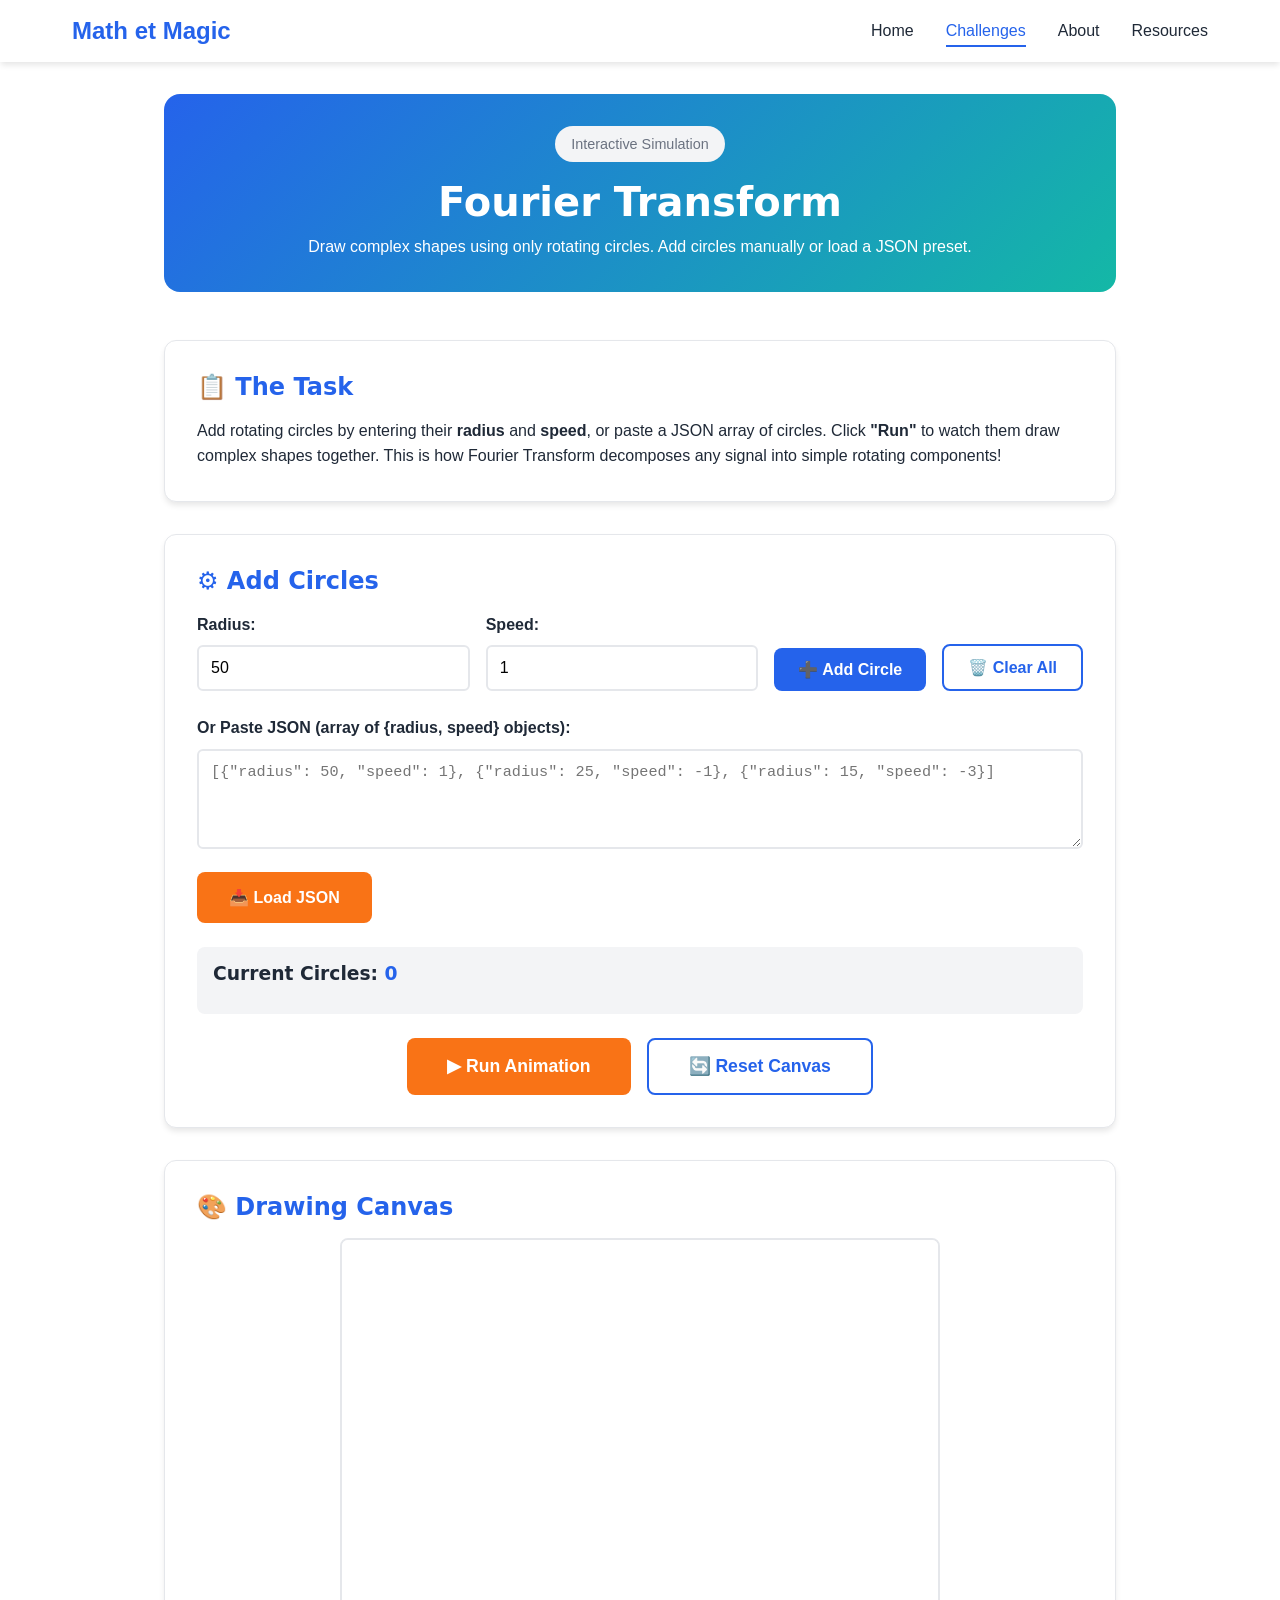
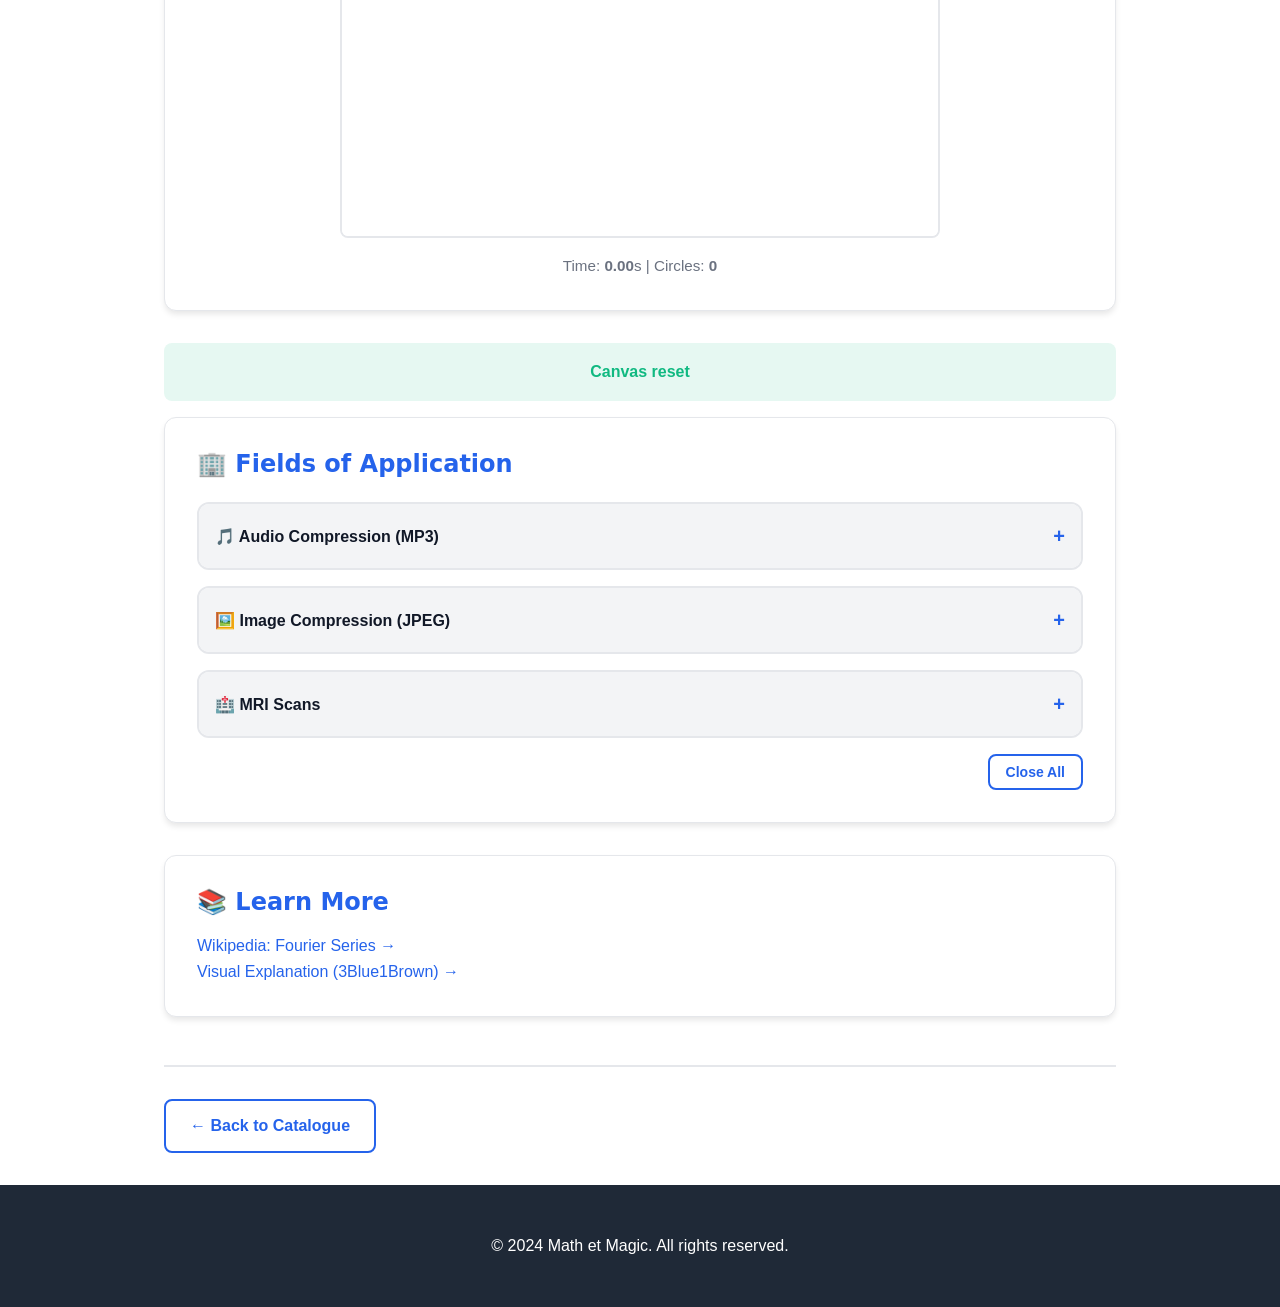
<file: challenges/interactive/fourier-transform.html>
<!DOCTYPE html>
<html lang="en">
<head>
    <meta charset="UTF-8"/>
    <meta name="viewport" content="width=device-width, initial-scale=1.0"/>
    <title>Fourier Transform - Math et Magic</title>
    
    <!-- GLOBAL CSS -->
    <link rel="stylesheet" href="../../css/main.css"/>
    <link rel="stylesheet" href="../../css/components.css"/>
    
    <!-- CHALLENGE CSS -->
    <link rel="stylesheet" href="../../css/challenges/fourier-transform.css"/>
</head>
<body>

    <!-- Navigation -->
    <nav class="main-nav">
        <div class="nav-container">
            <a href="../../index.html" class="nav-logo">Math et Magic</a>
            <button class="nav-toggle" aria-label="Toggle menu"><span class="hamburger"></span></button>
            <ul class="nav-menu">
                <li><a href="../../index.html" class="nav-link">Home</a></li>
                <li><a href="../../challenges.html" class="nav-link active">Challenges</a></li>
                <li><a href="../../about.html" class="nav-link">About</a></li>
                <li><a href="../../resources.html" class="nav-link">Resources</a></li>
            </ul>
        </div>
    </nav>

    <!-- Main Content -->
    <main class="container challenge-main">
        
        <!-- Header -->
        <header class="challenge-header">
            <span class="challenge-category">Interactive Simulation</span>
            <h1> Fourier Transform</h1>
            <p>Draw complex shapes using only rotating circles. Add circles manually or load a JSON preset.</p>
        </header>

   

        <!-- Task -->
        <section class="challenge-section">
            <h2>📋 The Task</h2>
            <p>Add rotating circles by entering their <strong>radius</strong> and <strong>speed</strong>, or paste a JSON array of circles. Click <strong>"Run"</strong> to watch them draw complex shapes together. This is how Fourier Transform decomposes any signal into simple rotating components!</p>
        </section>

        <!-- Input Section -->
        <section class="challenge-section">
            <h2>⚙️ Add Circles</h2>
            
            <!-- Manual Input -->
            <div class="input-group" style="display: flex; gap: 1rem; align-items: flex-end; flex-wrap: wrap; margin-bottom: 1.5rem;">
                <div style="flex: 1; min-width: 150px;">
                    <label for="circle-radius" style="display: block; margin-bottom: 0.5rem; font-weight: 600; color: var(--text-dark);">Radius:</label>
                    <input type="number" id="circle-radius" class="form-input" value="50" min="1" max="200" style="width: 100%; padding: 0.75rem; border: 2px solid var(--border); border-radius: 6px; font-size: 1rem;"/>
                </div>
                <div style="flex: 1; min-width: 150px;">
                    <label for="circle-speed" style="display: block; margin-bottom: 0.5rem; font-weight: 600; color: var(--text-dark);">Speed:</label>
                    <input type="number" id="circle-speed" class="form-input" value="1" min="-10" max="10" step="0.1" style="width: 100%; padding: 0.75rem; border: 2px solid var(--border); border-radius: 6px; font-size: 1rem;"/>
                </div>
                <button class="btn btn-secondary" type="button" onclick="addCircleManual()" style="padding: 0.75rem 1.5rem;">
                    ➕ Add Circle
                </button>
                <button class="btn btn-outline" type="button" onclick="clearCircles()" style="padding: 0.75rem 1.5rem;">
                    🗑️ Clear All
                </button>
            </div>

            <!-- JSON Input -->
            <div style="margin-bottom: 1.5rem;">
                <label for="json-input" style="display: block; margin-bottom: 0.5rem; font-weight: 600; color: var(--text-dark);">Or Paste JSON (array of {radius, speed} objects):</label>
                <textarea id="json-input" class="form-textarea" rows="4" placeholder='[{"radius": 50, "speed": 1}, {"radius": 25, "speed": -1}, {"radius": 15, "speed": -3}]' style="width: 100%; padding: 0.75rem; border: 2px solid var(--border); border-radius: 6px; font-size: 0.95rem; font-family: 'Courier New', monospace; resize: vertical;"></textarea>
                <button class="btn btn-primary mt-4" type="button" onclick="loadJSON()" style="width: auto; margin-top: 1rem;">
                    📥 Load JSON
                </button>
            </div>

            <!-- Circle List -->
            <div class="circle-list-container" style="background: var(--bg-light); padding: 1rem; border-radius: 8px; margin-bottom: 1.5rem;">
                <h3 style="margin-bottom: 0.75rem; color: var(--text-dark);">Current Circles: <span id="circle-count" style="color: var(--primary);">0</span></h3>
                <div id="circle-list" class="circle-list" style="max-height: 200px; overflow-y: auto; display: flex; flex-wrap: wrap; gap: 0.5rem;"></div>
            </div>

            <!-- Run Button -->
            <div class="game-controls" style="display: flex; gap: 1rem; justify-content: center; flex-wrap: wrap;">
                <button class="btn btn-primary" id="run-btn" type="button" onclick="runAnimation()" style="padding: 1rem 2.5rem; font-size: 1.1rem;">
                    ▶ Run Animation
                </button>
                <button class="btn btn-outline" id="stop-btn" type="button" onclick="stopAnimation()" style="display: none; padding: 1rem 2.5rem; font-size: 1.1rem;">
                    ⏹ Stop
                </button>
                <button class="btn btn-outline" id="reset-btn" type="button" onclick="resetCanvas()" style="padding: 1rem 2.5rem; font-size: 1.1rem;">
                    🔄 Reset Canvas
                </button>
            </div>
        </section>

        <!-- Canvas Area -->
        <section class="challenge-section">
            <h2>🎨 Drawing Canvas</h2>
            <div class="canvas-container" style="position: relative; width: 100%; max-width: 600px; margin: 0 auto; background: white; border: 2px solid var(--border); border-radius: 8px; overflow: hidden;">
                <canvas id="fourier-canvas" width="600" height="600" style="display: block; width: 100%; height: auto;"></canvas>
            </div>
            <div class="canvas-info" style="text-align: center; margin-top: 1rem; color: var(--text-gray); font-size: 0.95rem;">
                <span>Time: <strong id="time-display">0.00</strong>s</span> | 
                <span>Circles: <strong id="active-circles">0</strong></span>
            </div>
        </section>

        <!-- Feedback -->
        <div class="feedback" id="feedback-fourier" style="margin: 1rem 0; padding: 1rem; border-radius: 8px; text-align: center; font-weight: 600; display: none;"></div>

        <!-- Fields of Application -->
        <section class="challenge-section">
            <h2>🏢 Fields of Application</h2>
            <div class="fields-container">
                <div class="field-item" id="field-audio">
                    <div class="field-header" onclick="toggleField('field-audio')" style="cursor: pointer; padding: 1rem; background: var(--bg-light); border-radius: 8px; display: flex; justify-content: space-between; align-items: center; font-weight: 600;">
                        <span class="field-title">🎵 Audio Compression (MP3)</span>
                        <span class="field-toggle">+</span>
                    </div>
                    <div class="field-explanation" style="display: none; padding: 1rem; color: var(--text-gray);">
                        MP3 files use Fourier Transform to break sound into frequency components. Less important frequencies are removed, reducing file size by 90% while maintaining quality.
                    </div>
                </div>
                <div class="field-item" id="field-image">
                    <div class="field-header" onclick="toggleField('field-image')" style="cursor: pointer; padding: 1rem; background: var(--bg-light); border-radius: 8px; display: flex; justify-content: space-between; align-items: center; font-weight: 600;">
                        <span class="field-title">🖼️ Image Compression (JPEG)</span>
                        <span class="field-toggle">+</span>
                    </div>
                    <div class="field-explanation" style="display: none; padding: 1rem; color: var(--text-gray);">
                        JPEG images are decomposed into frequency patterns using Fourier-like transforms. High-frequency details are compressed more aggressively, reducing file size significantly.
                    </div>
                </div>
                <div class="field-item" id="field-mri">
                    <div class="field-header" onclick="toggleField('field-mri')" style="cursor: pointer; padding: 1rem; background: var(--bg-light); border-radius: 8px; display: flex; justify-content: space-between; align-items: center; font-weight: 600;">
                        <span class="field-title">🏥 MRI Scans</span>
                        <span class="field-toggle">+</span>
                    </div>
                    <div class="field-explanation" style="display: none; padding: 1rem; color: var(--text-gray);">
                        MRI machines capture data in frequency space (k-space). Fourier Transform reconstructs this data into the anatomical images doctors use for diagnosis.
                    </div>
                </div>
            </div>
            <div class="fields-actions" style="text-align: right; margin-top: 1rem;">
                <button class="btn btn-outline btn-small" type="button" onclick="closeAllFields('.fields-container')" style="padding: 0.5rem 1rem; font-size: 0.875rem;">Close All</button>
            </div>
        </section>

        <!-- Reference -->
        <section class="challenge-section">
            <h2>📚 Learn More</h2>
            <p><a href="https://en.wikipedia.org/wiki/Fourier_series" target="_blank" style="color: var(--primary); font-weight: 500;">Wikipedia: Fourier Series →</a></p>
            <p><a href="https://www.youtube.com/watch?v=spUNpyF58BY" target="_blank" style="color: var(--primary); font-weight: 500;">Visual Explanation (3Blue1Brown) →</a></p>
        </section>

        <!-- Navigation -->
        <div class="challenge-navigation">
            <a href="../../challenges.html" class="btn-back">← Back to Catalogue</a>
        </div>

    </main>

    <!-- Footer -->
    <footer class="footer">
        <div class="container"><p>&copy; 2024 Math et Magic. All rights reserved.</p></div>
    </footer>

    <!-- GLOBAL JS -->
    <script src="../../js/app.js"></script>
    <script src="../../js/fields.js"></script>
    <!-- CHALLENGE JS -->
    <script src="../../js/challenges/fourier-transform.js"></script>
</body>
</html>
</file>
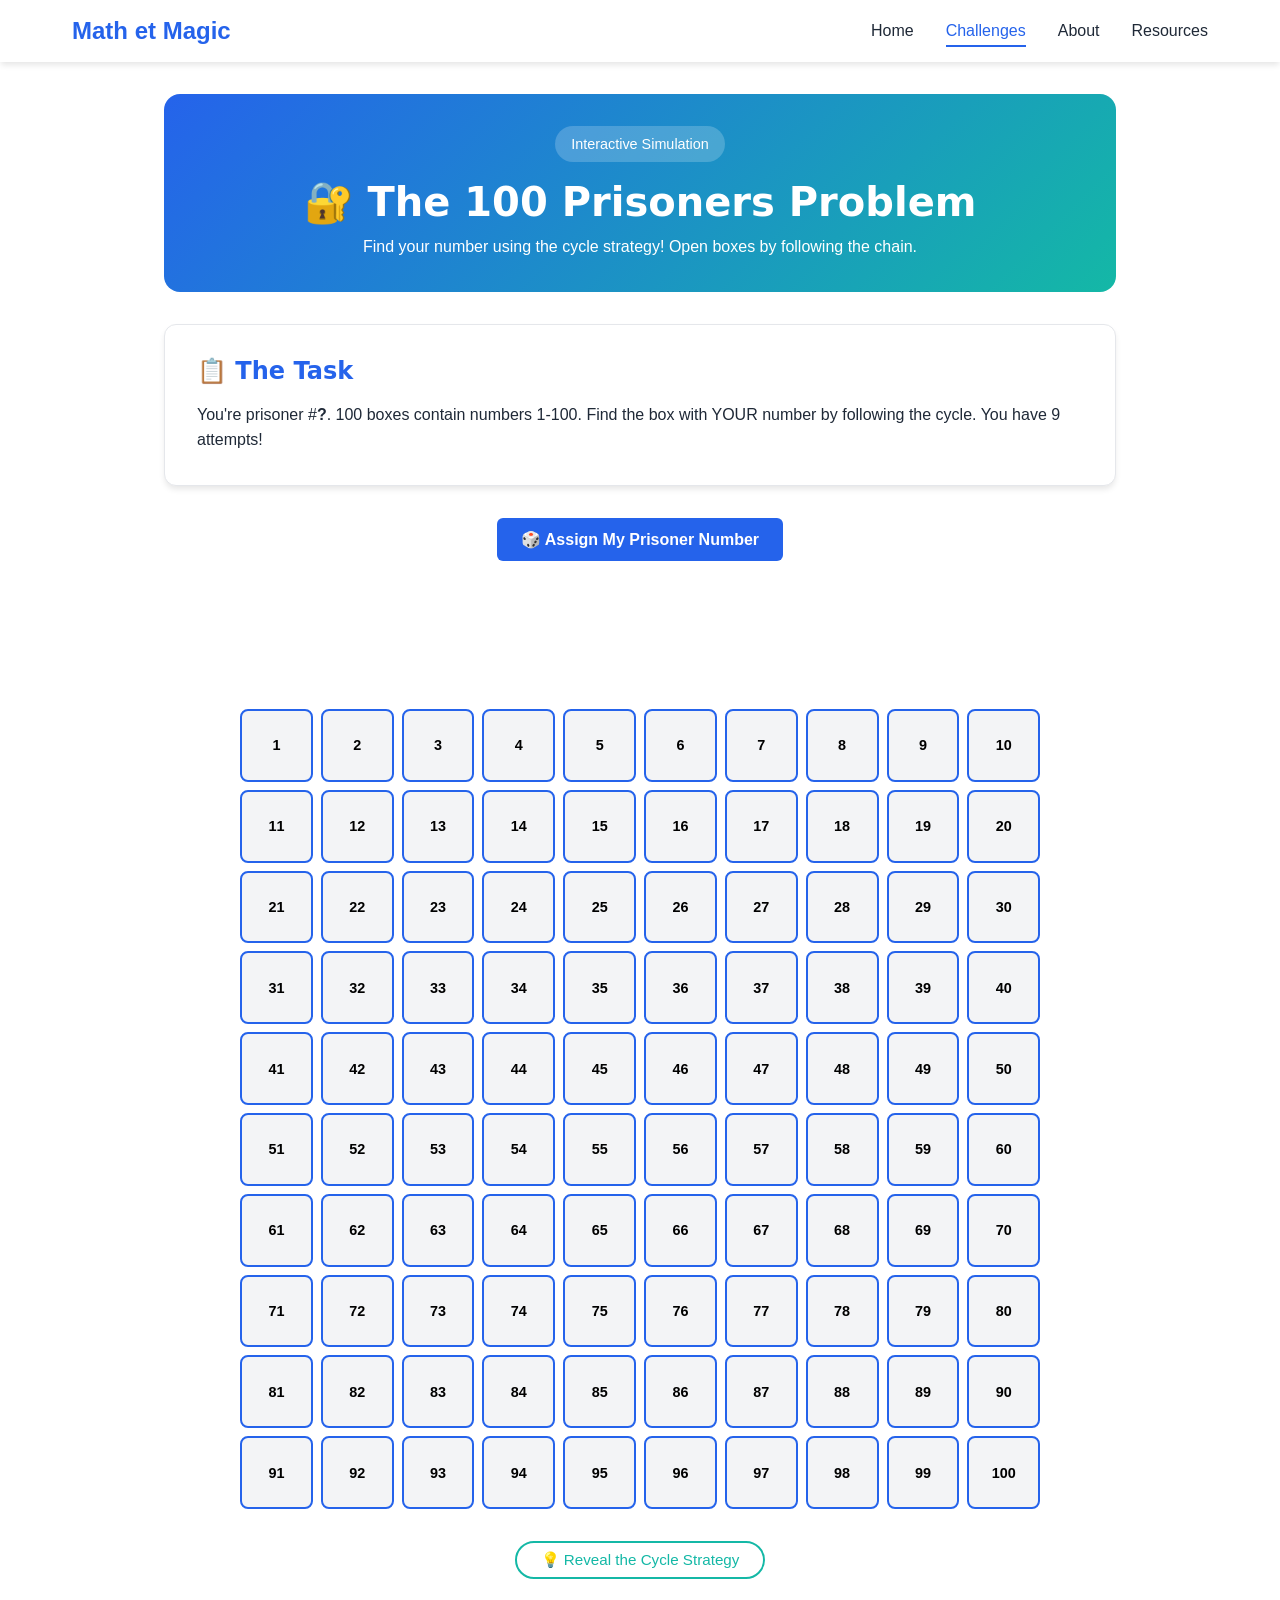
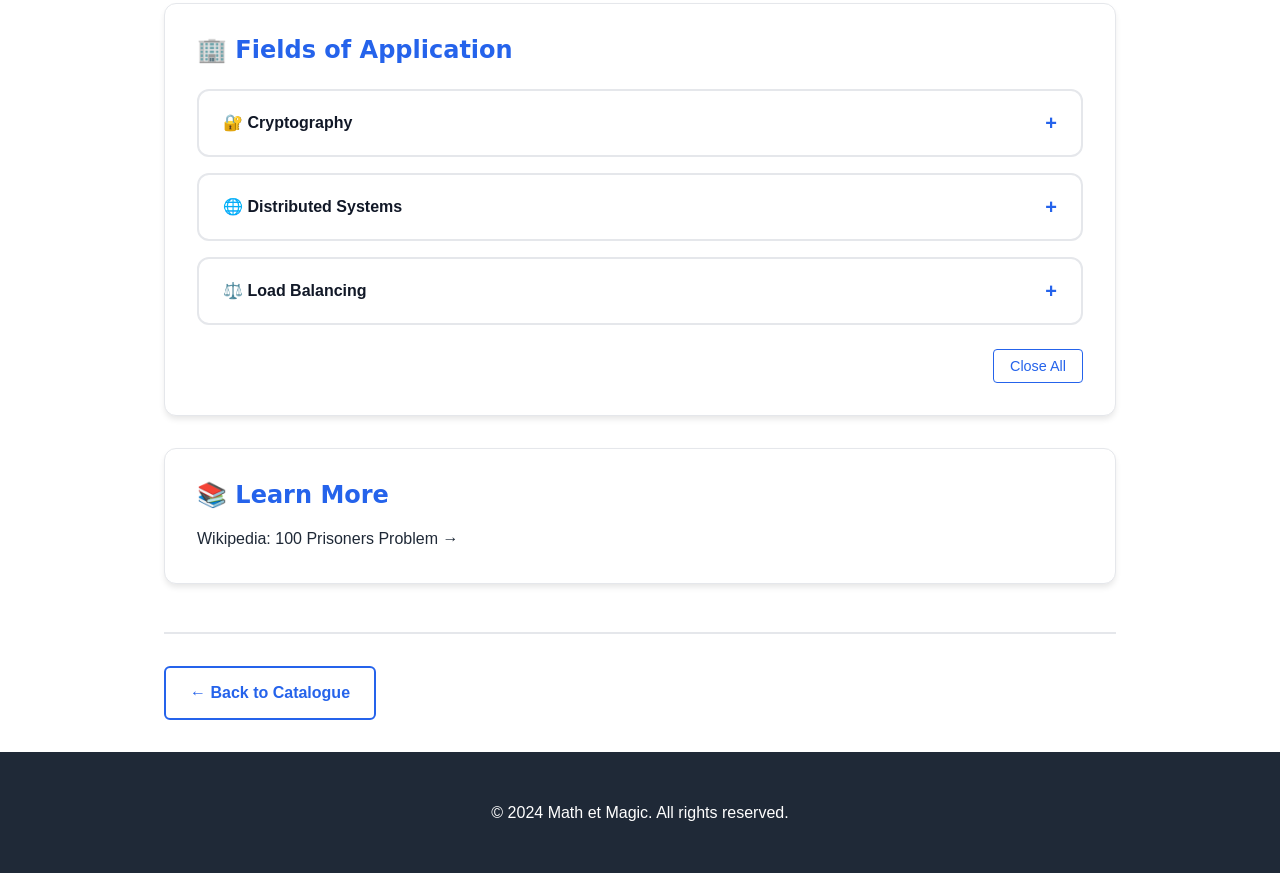
<file: challenges/interactive/hundred-prisoners.html>
<!DOCTYPE html>
<html lang="en">
<head>
    <meta charset="UTF-8"/>
    <meta name="viewport" content="width=device-width, initial-scale=1.0"/>
    <title>100 Prisoners Problem - Math et Magic</title>
    
    <!-- Global CSS -->
    <link rel="stylesheet" href="../../css/main.css"/>
    <link rel="stylesheet" href="../../css/components.css"/>
    <!-- Existing challenge CSS for shared classes -->
    <link rel="stylesheet" href="../../css/challenges/divisibility-detector.css"/>
    <!-- Prisoner-specific CSS -->
    <link rel="stylesheet" href="../../css/challenges/hundred-prisoners.css"/>
</head>
<body>

    <!-- Navigation -->
    <nav class="main-nav">
        <div class="nav-container">
            <a href="../../index.html" class="nav-logo">Math et Magic</a>
            <button class="nav-toggle" aria-label="Toggle menu">
                <span class="hamburger"></span>
            </button>
            <ul class="nav-menu">
                <li><a href="../../index.html" class="nav-link">Home</a></li>
                <li><a href="../../challenges.html" class="nav-link active">Challenges</a></li>
                <li><a href="../../about.html" class="nav-link">About</a></li>
                <li><a href="../../resources.html" class="nav-link">Resources</a></li>
            </ul>
        </div>
    </nav>

    <!-- Main Content -->
    <main class="container challenge-main">
        
        <!-- Header -->
        <header class="challenge-header">
            <span class="challenge-badge">Interactive Simulation</span>
            <h1>🔐 The 100 Prisoners Problem</h1>
            <p>Find your number using the cycle strategy! Open boxes by following the chain.</p>
        </header>

        <!-- Task -->
        <section class="challenge-section">
            <h2>📋 The Task</h2>
            <p>You're prisoner #<strong id="player-prisoner">?</strong>. 100 boxes contain numbers 1-100. Find the box with YOUR number by following the cycle. You have 9 attempts!</p>
        </section>

        <!-- Prisoner Assignment & Controls -->
        <div class="game-controls">
            <button class="btn btn-primary" id="assign-btn" type="button" onclick="assignPrisonerNumber()">
                🎲 Assign My Prisoner Number
            </button>
            <button class="btn btn-outline" id="reset-btn" type="button" onclick="resetGame()" style="display:none;">
                🔄 New Game
            </button>
        </div>

        <!-- Prisoner Display -->
        <div class="prisoner-display hidden" id="prisoner-display">
            <span class="prisoner-label">🎯 Your prisoner number:</span>
            <strong class="prisoner-number" id="prisoner-number">—</strong>
        </div>

        <!-- Status Panel -->
        <div class="status-panel">
            <div class="steps-counter" style="opacity: 0;">Boxes opened: <strong id="steps-count">0</strong>/9</div>
            <div id="result-message" style="opacity: 0;" class="result-message" role="status"></div>
        </div>

        <!-- Game Grid -->
        <div class="grid-container" id="grid" role="grid" aria-label="Box grid"></div>

        <!-- Strategy Hint -->
        <div class="hint-container">
            <button class="btn-hint" type="button" onclick="toggleHint('hint-strategy')">💡 Reveal the Cycle Strategy</button>
            <div class="hint-text rule-reveal" id="hint-strategy">
                <h4>📐 The Cycle Strategy</h4>
                <p><strong>Step 1:</strong> Open the box with YOUR prisoner number.</p>
                <p><strong>Step 2:</strong> Read the number inside. Open the box with THAT number.</p>
                <p><strong>Repeat</strong> until you find your number.</p>
                <p class="rule-example">You're #42 → Open box 42 → See 17 → Open box 17 → See 42 → Found! (2 steps)</p>
                <p class="hint-guarantee">✅ All cycles are length ≤ 9, so this ALWAYS works!</p>
            </div>
        </div>

        <!-- Feedback -->
        <div class="feedback" id="feedback-game"></div>

        <!-- Completion Screen -->
        <div class="stage-complete hidden" id="stage-complete">
            <div class="confetti">🎉✨</div>
            <h2>Congratulations!</h2>
            <p>You found your number in <strong id="final-steps">0</strong> steps! The cycle strategy guarantees success when cycles are ≤ 9.</p>
            <button class="btn btn-primary mt-4" type="button" onclick="resetGame()">Play Again</button>
        </div>

        <!-- Fields of Application -->
        <section class="challenge-section">
            <h2>🏢 Fields of Application</h2>
            <div class="fields-container">
                <div class="field-item" id="field-crypto">
                    <div class="field-header" onclick="toggleField('field-crypto')">
                        <span class="field-title">🔐 Cryptography</span>
                        <span class="field-toggle">+</span>
                    </div>
                    <div class="field-explanation">Permutation cycles underpin encryption algorithms. Understanding cycle structure helps design secure systems where breaking the code requires solving computationally hard problems.</div>
                </div>
                <div class="field-item" id="field-data">
                    <div class="field-header" onclick="toggleField('field-data')">
                        <span class="field-title">🌐 Distributed Systems</span>
                        <span class="field-toggle">+</span>
                    </div>
                    <div class="field-explanation">In network consensus protocols, coupling node decisions through structural rules ensures system-wide agreement without requiring every node to communicate with every other node.</div>
                </div>
                <div class="field-item" id="field-scheduling">
                    <div class="field-header" onclick="toggleField('field-scheduling')">
                        <span class="field-title">⚖️ Load Balancing</span>
                        <span class="field-toggle">+</span>
                    </div>
                    <div class="field-explanation">Assigning tasks to servers using cycle-based hashing ensures even distribution and predictable performance, similar to how the cycle strategy distributes success probability.</div>
                </div>
            </div>
            <div class="fields-actions">
                <button class="btn-close-all" type="button" onclick="closeAllFields('.fields-container')">Close All</button>
            </div>
        </section>

        <!-- Reference -->
        <section class="challenge-section">
            <h2>📚 Learn More</h2>
            <p><a href="https://en.wikipedia.org/wiki/100_prisoners_problem" target="_blank">Wikipedia: 100 Prisoners Problem →</a></p>
        </section>

        <!-- Navigation -->
        <div class="challenge-nav">
            <a href="../../challenges.html" class="btn btn-outline">← Back to Catalogue</a>
        </div>

    </main>

    <!-- Footer -->
    <footer class="footer">
        <div class="container">
            <p>&copy; 2024 Math et Magic. All rights reserved.</p>
        </div>
    </footer>

    <!-- Scripts -->
    <script src="../../js/app.js"></script>
    <script src="../../js/fields.js"></script>
    <script src="../../js/challenges/hundred-prisoners.js"></script>
</body>
</html>
</file>
<file: css/main.css>
/* ===== CSS Variables ===== */
:root {
    --primary: #2563EB;
    --primary-dark: #1D4ED8;
    --secondary: #14B8A6;
    --accent: #F97316;
    --bg-light: #F3F4F6;
    --bg-white: #FFFFFF;
    --text-dark: #1F2937;
    --text-black: #111827;
    --text-gray: #6B7280;
    --success: #10B981;
    --border: #E5E7EB;
    --shadow: 0 4px 6px -1px rgba(0,0,0,0.1);
    --shadow-lg: 0 10px 15px -3px rgba(0,0,0,0.1);
    --radius: 12px;
    --radius-lg: 16px;
    --transition: all 0.3s ease;
}

/* ===== Reset & Base ===== */
*, *::before, *::after {
    margin: 0;
    padding: 0;
    box-sizing: border-box;
}

html { scroll-behavior: smooth; }

body {
    font-family: 'Inter', -apple-system, BlinkMacSystemFont, 'Segoe UI', Roboto, sans-serif;
    line-height: 1.6;
    color: var(--text-dark);
    background: var(--bg-white);
}

h1, h2, h3, h4 {
    font-family: 'Poppins', system-ui, sans-serif;
    font-weight: 700;
    color: var(--text-black);
    line-height: 1.2;
}

a { text-decoration: none; color: inherit; transition: var(--transition); }
ul { list-style: none; }
img { max-width: 100%; height: auto; display: block; }

/* ===== Layout ===== */
.container {
    max-width: 1200px;
    margin: 0 auto;
    padding: 0 2rem;
}

.section { padding: 5rem 0; }
.section-title {
    text-align: center;
    font-size: 2.5rem;
    margin-bottom: 1rem;
}
.section-subtitle {
    text-align: center;
    color: var(--text-gray);
    font-size: 1.25rem;
    margin-bottom: 3rem;
    max-width: 600px;
    margin-left: auto;
    margin-right: auto;
}

/* ===== Buttons ===== */
.btn {
    display: inline-flex;
    align-items: center;
    justify-content: center;
    gap: 0.5rem;
    padding: 1rem 2rem;
    border-radius: 8px;
    font-weight: 600;
    font-size: 1rem;
    cursor: pointer;
    transition: var(--transition);
    border: none;
}

.btn-primary {
    background: var(--accent);
    color: white;
}
.btn-primary:hover {
    transform: translateY(-2px);
    box-shadow: 0 8px 20px rgba(249,115,22,0.4);
}

.btn-secondary {
    background: var(--primary);
    color: white;
}
.btn-secondary:hover {
    background: var(--primary-dark);
}

.btn-outline {
    background: transparent;
    border: 2px solid var(--primary);
    color: var(--primary);
}
.btn-outline:hover {
    background: var(--primary);
    color: white;
}

/* ===== Hero ===== */
.hero {
    background: linear-gradient(135deg, var(--primary), var(--secondary));
    color: white;
    padding: 6rem 2rem;
    text-align: center;
}
.hero h1 {
    font-size: 3.5rem;
    margin-bottom: 1rem;
    color: white;
}
.hero .subtitle {
    font-size: 1.5rem;
    margin-bottom: 2rem;
    opacity: 0.95;
}
.hero .quote {
    font-style: italic;
    font-size: 1.25rem;
    margin: 1.5rem 0;
    padding: 1rem 1.5rem;
    background: rgba(255,255,255,0.15);
    border-radius: var(--radius);
    border-left: 4px solid var(--accent);
}
.hero-description {
    font-size: 1.25rem;
    margin: 2rem 0;
    opacity: 0.95;
}

/* ===== Challenge Card ===== */
.challenge-card {
    background: var(--bg-white);
    border-radius: var(--radius-lg);
    padding: 2.5rem;
    max-width: 800px;
    margin: 2rem auto;
    box-shadow: var(--shadow-lg);
    text-align: center;
}
.math-problem {
    display: block;
    font-family: 'Courier New', monospace;
    font-size: 1.25rem;
    background: var(--bg-light);
    padding: 1.5rem;
    border-radius: var(--radius);
    margin: 1.5rem 0;
    word-break: break-all;
    border-left: 4px solid var(--primary);
}
.challenge-input {
    display: flex;
    gap: 1rem;
    justify-content: center;
    flex-wrap: wrap;
    margin: 1.5rem 0;
}
.challenge-input input {
    padding: 1rem;
    border: 2px solid var(--border);
    border-radius: 8px;
    font-size: 1.125rem;
    width: 100%;
    max-width: 300px;
}
.challenge-input input:focus {
    outline: none;
    border-color: var(--primary);
}
.success-message {
    background: #D1FAE5;
    color: #065F46;
    padding: 1.5rem;
    border-radius: var(--radius);
    margin-top: 1.5rem;
    border-left: 4px solid var(--success);
}
.hidden { display: none !important; }

/* ===== Cards Grid ===== */
.card-grid {
    display: grid;
    grid-template-columns: repeat(auto-fit, minmax(280px, 1fr));
    gap: 2rem;
    margin-top: 3rem;
}
.card {
    background: var(--bg-white);
    border-radius: var(--radius);
    overflow: hidden;
    box-shadow: var(--shadow);
    border: 1px solid var(--border);
    transition: var(--transition);
    display: flex;
    flex-direction: column;
}
.card:hover {
    transform: translateY(-4px);
    box-shadow: var(--shadow-lg);
}
.card-icon {
    font-size: 3rem;
    padding: 2rem;
    text-align: center;
    background: linear-gradient(135deg, var(--primary), var(--secondary));
    color: white;
}
.card-body {
    padding: 2rem;
    display: flex;
    flex-direction: column;
    gap: 1rem;
    flex: 1;
}
.card-body h3 { font-size: 1.5rem; }
.card-body p { color: var(--text-gray); flex: 1; }

/* ===== Footer ===== */
.footer {
    background: var(--text-black);
    color: white;
    padding: 3rem 0;
    text-align: center;
    margin-top: 4rem;
}

/* ===== Utilities ===== */
.mt-4 { margin-top: 3rem; }
.mb-4 { margin-bottom: 3rem; }
.text-center { text-align: center; }

/* ===== Responsive ===== */
@media (max-width: 768px) {
    .hero h1 { font-size: 2.5rem; }
    .hero .subtitle { font-size: 1.25rem; }
    .section-title { font-size: 2rem; }
    .challenge-input { flex-direction: column; align-items: center; }
    .btn { width: 100%; max-width: 300px; }
}
</file>
<file: css/components.css>
/* ===== Navigation ===== */
.main-nav {
    position: sticky;
    top: 0;
    background: var(--bg-white);
    box-shadow: var(--shadow);
    z-index: 1000;
    padding: 0.75rem 0;
}
.nav-container {
    max-width: 1200px;
    margin: 0 auto;
    padding: 0 2rem;
    display: flex;
    justify-content: space-between;
    align-items: center;
}
.nav-logo {
    font-size: 1.5rem;
    font-weight: 700;
    color: var(--primary);
}
.nav-menu {
    display: flex;
    gap: 2rem;
}
.nav-link {
    font-weight: 500;
    color: var(--text-dark);
    padding: 0.5rem 0;
    position: relative;
}
.nav-link:hover,
.nav-link.active { color: var(--primary); }
.nav-link.active::after {
    content: '';
    position: absolute;
    bottom: 0; left: 0; right: 0;
    height: 2px;
    background: var(--primary);
}

/* Mobile Menu */
.nav-toggle {
    display: none;
    background: none;
    border: none;
    font-size: 1.5rem;
    cursor: pointer;
    padding: 0.5rem;
}
.hamburger {
    display: block;
    width: 24px; height: 2px;
    background: var(--text-dark);
    position: relative;
}
.hamburger::before,
.hamburger::after {
    content: '';
    position: absolute;
    width: 24px; height: 2px;
    background: var(--text-dark);
    left: 0;
}
.hamburger::before { top: -8px; }
.hamburger::after { top: 8px; }

/* ===== Breadcrumbs ===== */
.breadcrumb {
    background: var(--bg-light);
    padding: 0.75rem 0;
    font-size: 0.9rem;
}
.breadcrumb ol {
    max-width: 1200px;
    margin: 0 auto;
    padding: 0 2rem;
    display: flex;
    gap: 0.5rem;
    list-style: none;
    flex-wrap: wrap;
}
.breadcrumb a { color: var(--primary); }
.breadcrumb a:hover { text-decoration: underline; }
.breadcrumb span { color: var(--text-dark); font-weight: 500; }

/* ===== Fields of Application Toggle ===== */
.fields-container {
    display: grid;
    gap: 1rem;
    margin-top: 1.5rem;
}
.field-item {
    background: var(--bg-white);
    border: 2px solid var(--border);
    border-radius: var(--radius);
    overflow: hidden;
    transition: border-color 0.3s;
}
.field-item:hover { border-color: var(--primary); }

.field-header {
    display: flex;
    align-items: center;
    justify-content: space-between;
    padding: 1rem 1.5rem;
    cursor: pointer;
    user-select: none;
}
.field-header:hover { background: var(--bg-light); }
.field-title { font-weight: 600; color: var(--text-black); }
.field-toggle {
    font-size: 1.25rem;
    color: var(--primary);
    font-weight: bold;
    transition: transform 0.3s;
}
.field-toggle.open { transform: rotate(45deg); }
.field-explanation {
    max-height: 0;
    overflow: hidden;
    padding: 0 1.5rem;
    transition: max-height 0.3s ease, padding 0.3s ease;
    background: var(--bg-light);
    color: var(--text-gray);
}
.field-explanation.show {
    max-height: 300px;
    padding: 1rem 1.5rem;
}
.fields-actions {
    margin-top: 1.5rem;
    text-align: right;
}
.btn-close-all {
    background: none;
    border: 1px solid var(--primary);
    color: var(--primary);
    padding: 0.5rem 1rem;
    border-radius: 6px;
    cursor: pointer;
    font-size: 0.9rem;
}
.btn-close-all:hover {
    background: var(--primary);
    color: white;
}

/* ===== Responsive Nav ===== */
@media (max-width: 768px) {
    .nav-toggle { display: block; }
    .nav-menu {
        position: absolute;
        top: 100%; left: 0; right: 0;
        background: var(--bg-white);
        flex-direction: column;
        padding: 1rem 2rem;
        gap: 1rem;
        box-shadow: var(--shadow);
        display: none;
    }
    .nav-menu.active { display: flex; }
    .breadcrumb ol { padding: 0 1rem; }
}


/* ===== Page Header ===== */
.page-header {
    background: linear-gradient(135deg, var(--primary), var(--secondary));
    color: white;
    padding: 4rem 0 3rem;
    margin-bottom: 2rem;
}
.page-header h1 {
    font-size: 3rem;
    margin-bottom: 0.5rem;
    color: white;
}
.page-subtitle {
    font-size: 1.25rem;
    opacity: 0.95;
    max-width: 700px;
    margin: 0 auto 2rem;
}

/* ===== Filter Bar ===== */
.filter-bar {
    display: flex;
    gap: 0.75rem;
    justify-content: center;
    flex-wrap: wrap;
    margin-top: 1.5rem;
}
.filter-btn {
    padding: 0.5rem 1.25rem;
    background: rgba(255,255,255,0.2);
    border: 2px solid rgba(255,255,255,0.4);
    border-radius: 999px;
    color: white;
    font-weight: 500;
    cursor: pointer;
    transition: var(--transition);
}
.filter-btn:hover,
.filter-btn.active {
    background: white;
    color: var(--primary);
    border-color: white;
}

/* ===== Category Section ===== */
.catalogue-category {
    margin-bottom: 4rem;
    padding-bottom: 3rem;
    border-bottom: 1px solid var(--border);
}
.catalogue-category:last-of-type {
    border-bottom: none;
    margin-bottom: 2rem;
}
.category-header {
    display: flex;
    align-items: center;
    gap: 1rem;
    margin-bottom: 2rem;
    padding-bottom: 1rem;
    border-bottom: 3px solid var(--primary);
}
.category-icon {
    font-size: 2rem;
}
.category-title {
    font-size: 2rem;
    color: var(--text-black);
    margin: 0;
}
.category-description {
    color: var(--text-gray);
    margin: 0.25rem 0 0;
    font-size: 1rem;
}

/* ===== Challenge Grid ===== */
.challenge-grid {
    display: grid;
    grid-template-columns: repeat(auto-fill, minmax(320px, 1fr));
    gap: 1.5rem;
}

/* ===== Challenge Card ===== */
.challenge-card {
    display: flex;
    flex-direction: column;
    background: var(--bg-white);
    border: 2px solid var(--border);
    border-radius: var(--radius);
    overflow: hidden;
    transition: var(--transition);
    text-decoration: none;
    color: inherit;
}
.challenge-card:hover {
    border-color: var(--primary);
    transform: translateY(-4px);
    box-shadow: var(--shadow-lg);
}
.challenge-card-header {
    display: flex;
    justify-content: space-between;
    align-items: center;
    padding: 1rem 1.5rem;
    background: var(--bg-light);
    border-bottom: 1px solid var(--border);
}
.difficulty {
    font-size: 0.8rem;
    font-weight: 600;
    padding: 0.25rem 0.75rem;
    border-radius: 999px;
}
.difficulty.easy { background: #D1FAE5; color: #065F46; }
.difficulty.medium { background: #FEF3C7; color: #92400E; }
.difficulty.hard { background: #FEE2E2; color: #991B1B; }
.challenge-type {
    font-size: 0.8rem;
    color: var(--text-gray);
    font-weight: 500;
}
.challenge-card-body {
    padding: 1.5rem;
    flex: 1;
}
.challenge-card-body h3 {
    font-size: 1.25rem;
    margin-bottom: 0.5rem;
    color: var(--text-black);
}
.challenge-card-body p {
    color: var(--text-gray);
    font-size: 0.95rem;
    margin-bottom: 1rem;
}
.challenge-tags {
    display: flex;
    flex-wrap: wrap;
    gap: 0.5rem;
}
.tag {
    font-size: 0.75rem;
    padding: 0.25rem 0.6rem;
    background: var(--bg-light);
    border-radius: 6px;
    color: var(--text-dark);
}
.challenge-card-footer {
    display: flex;
    justify-content: space-between;
    align-items: center;
    padding: 1rem 1.5rem;
    background: var(--bg-light);
    border-top: 1px solid var(--border);
    font-size: 0.9rem;
    color: var(--text-gray);
}
.challenge-card-footer .arrow {
    font-size: 1.25rem;
    color: var(--primary);
    font-weight: bold;
}

/* ===== Animations ===== */
@keyframes fadeIn {
    from { opacity: 0; transform: translateY(10px); }
    to { opacity: 1; transform: translateY(0); }
}
.fade-in {
    animation: fadeIn 0.4s ease-out;
}

/* ===== Responsive ===== */
@media (max-width: 768px) {
    .page-header h1 { font-size: 2rem; }
    .category-header { flex-direction: column; align-items: flex-start; }
    .challenge-grid { grid-template-columns: 1fr; }
    .filter-bar { gap: 0.5rem; }
    .filter-btn { padding: 0.4rem 1rem; font-size: 0.9rem; }
}



/* ===== Locked Challenge Cards ===== */
.challenge-card.locked {
    pointer-events: none;
    opacity: 0.6;
    position: relative;
    cursor: not-allowed;
}

.challenge-card.locked::after {
    content: '';
    position: absolute;
    top: 0;
    left: 0;
    right: 0;
    bottom: 0;
    background: rgba(255, 255, 255, 0.7);
    z-index: 1;
    border-radius: inherit;
}

.challenge-card.locked .lock-icon {
    position: absolute;
    top: 1rem;
    right: 1rem;
    font-size: 1.5rem;
    z-index: 2;
}

.challenge-card.locked:hover {
    transform: none !important;
    box-shadow: var(--shadow) !important;
}

.challenge-card.locked .challenge-card-body h3,
.challenge-card.locked .challenge-card-body p,
.challenge-card.locked .challenge-card-footer,
.challenge-card.locked .tag {
    color: var(--text-gray) !important;
}

/* Optional: Tooltip on hover */
.challenge-card.locked:hover::before {
    content: 'Complete previous challenges to unlock!';
    position: absolute;
    top: 50%;
    left: 50%;
    transform: translate(-50%, -50%);
    background: var(--text-black);
    color: white;
    padding: 0.5rem 1rem;
    border-radius: 6px;
    font-size: 0.85rem;
    white-space: nowrap;
    z-index: 3;
    pointer-events: none;
    animation: fadeIn 0.2s ease;
}
</file>
<file: css/challenges/divisibility-detector.css>
/* ========================================
   DIVISIBILITY DETECTOR - ALL STYLES
   ======================================== */

/* ----- Challenge Main ----- */
.challenge-main {
    max-width: 1000px;
    margin: 0 auto;
    padding: 2rem 1.5rem;
}

/* ----- Progress Bar ----- */
.progress-bar {
    display: flex;
    justify-content: center;
    gap: 0.5rem;
    margin: 2rem 0;
    padding: 1.5rem;
    background: #F3F4F6;
    border-radius: 12px;
    flex-wrap: wrap;
}

.progress-step {
    width: 45px;
    height: 45px;
    border-radius: 50%;
    background: #E5E7EB;
    display: flex;
    align-items: center;
    justify-content: center;
    font-weight: 700;
    color: #6B7280;
    transition: all 0.3s ease;
    position: relative;
    font-size: 1.1rem;
}

.progress-step.active {
    background: #2563EB;
    color: white;
    transform: scale(1.15);
    box-shadow: 0 10px 15px -3px rgba(0, 0, 0, 0.1);
}

.progress-step.completed {
    background: #10B981;
    color: white;
}

.progress-step::after {
    content: '';
    position: absolute;
    top: 50%;
    right: -25px;
    width: 25px;
    height: 3px;
    background: #E5E7EB;
    transform: translateY(-50%);
}

.progress-step:last-child::after {
    display: none;
}

.progress-step.completed::after {
    background: #10B981;
}

/* ----- Stage Container ----- */
.stage {
    background: white;
    border: 2px solid #E5E7EB;
    border-radius: 16px;
    padding: 2.5rem;
    margin-bottom: 2rem;
    display: none;
    animation: slideIn 0.5s ease-out;
}

.stage.active {
    display: block;
}

@keyframes slideIn {
    from { opacity: 0; transform: translateY(20px); }
    to { opacity: 1; transform: translateY(0); }
}

.stage-header {
    display: flex;
    justify-content: space-between;
    align-items: center;
    margin-bottom: 2rem;
    padding-bottom: 1rem;
    border-bottom: 2px solid #E5E7EB;
    flex-wrap: wrap;
    gap: 1rem;
}

.stage-title {
    font-size: 1.5rem;
    color: #111827;
    margin: 0;
}

.stage-counter {
    font-size: 0.9rem;
    color: #6B7280;
    background: #F3F4F6;
    padding: 0.4rem 1rem;
    border-radius: 9999px;
    font-weight: 500;
}

/* ----- Stage Navigation ----- */
.stage-navigation {
    display: flex;
    justify-content: space-between;
    align-items: center;
    margin-top: 2rem;
    padding-top: 1.5rem;
    border-top: 2px solid #E5E7EB;
    flex-wrap: wrap;
    gap: 1rem;
}

.btn-reset {
    background: none;
    border: 1px solid #6B7280;
    color: #6B7280;
    padding: 0.75rem 1.5rem;
    border-radius: 8px;
    cursor: pointer;
    font-size: 0.95rem;
    font-weight: 500;
    transition: all 0.3s ease;
}

.btn-reset:hover {
    border-color: #374151;
    color: #374151;
    background: #F3F4F6;
}

.btn-next-stage {
    background: #2563EB;
    color: white;
    padding: 0.75rem 2rem;
    border: none;
    border-radius: 8px;
    font-weight: 600;
    cursor: pointer;
    transition: all 0.3s ease;
    font-size: 1rem;
}

.btn-next-stage:hover:not(:disabled) {
    background: #1D4ED8;
    transform: translateY(-2px);
    box-shadow: 0 10px 15px -3px rgba(0, 0, 0, 0.1);
}

.btn-next-stage:disabled {
    background: #E5E7EB;
    color: #9CA3AF;
    cursor: not-allowed;
    transform: none;
}

/* ----- Hint System ----- */
.hint-container {
    margin: 1.5rem 0;
    text-align: center;
}

.btn-hint {
    background: none;
    border: 2px solid #14B8A6;
    color: #14B8A6;
    padding: 0.5rem 1.5rem;
    border-radius: 9999px;
    cursor: pointer;
    font-weight: 500;
    transition: all 0.3s ease;
    font-size: 0.95rem;
}

.btn-hint:hover {
    background: #14B8A6;
    color: white;
}

.hint-text {
    background: #CCFBF1;
    border: 1px solid #14B8A6;
    border-radius: 12px;
    padding: 1rem 1.5rem;
    margin-top: 1rem;
    color: #374151;
    display: none;
    text-align: left;
}

.hint-text.show {
    display: block;
    animation: slideDown 0.3s ease;
}

@keyframes slideDown {
    from { opacity: 0; transform: translateY(-10px); }
    to { opacity: 1; transform: translateY(0); }
}

/* ----- Feedback Messages ----- */
.feedback {
    padding: 1rem 1.5rem;
    border-radius: 12px;
    margin: 1.5rem 0;
    font-weight: 500;
    display: none;
    text-align: center;
}

.feedback.show {
    display: block;
    animation: slideDown 0.3s ease;
}

.feedback.correct {
    background: #D1FAE5;
    color: #065F46;
    border-left: 4px solid #10B981;
}

.feedback.incorrect {
    background: #FEE2E2;
    color: #991B1B;
    border-left: 4px solid #EF4444;
}

/* ----- Completion Screen ----- */
.stage-complete {
    text-align: center;
    padding: 3rem 2rem;
    background: linear-gradient(135deg, #D1FAE5, #A7F3D0);
    border-radius: 16px;
    margin: 2rem 0;
    display: none;
    border: 2px solid #10B981;
}

.stage-complete.show {
    display: block;
    animation: fadeIn 0.5s ease;
}

@keyframes fadeIn {
    from { opacity: 0; }
    to { opacity: 1; }
}

.stage-complete .confetti {
    font-size: 3rem;
    margin-bottom: 1rem;
}

.stage-complete h2 {
    color: #065F46;
    margin-bottom: 1rem;
}

.stage-complete p {
    color: #374151;
    margin-bottom: 1.5rem;
}

/* ----- Progress Tracker ----- */
.progress-tracker {
    text-align: center;
    margin-top: 1rem;
    padding: 0.75rem;
    background: #F3F4F6;
    border-radius: 8px;
    font-weight: 600;
    color: #374151;
}

/* ----- Stage 1: Parity Game ----- */
.parity-game {
    display: grid;
    grid-template-columns: repeat(auto-fit, minmax(140px, 1fr));
    gap: 1rem;
    margin: 1.5rem 0;
}

.number-card {
    background: white;
    border: 3px solid #E5E7EB;
    border-radius: 12px;
    padding: 1.5rem 1rem;
    text-align: center;
    cursor: pointer;
    transition: all 0.3s ease;
    user-select: none;
}

.number-card:hover {
    border-color: #2563EB;
    transform: translateY(-2px);
    box-shadow: 0 4px 6px -1px rgba(0, 0, 0, 0.1);
}

.number-card.correct {
    border-color: #10B981;
    background: #D1FAE5;
    animation: pulse 0.3s ease;
}

.number-card.incorrect {
    border-color: #EF4444;
    background: #FEE2E2;
    animation: shake 0.3s ease;
}

@keyframes pulse {
    0%, 100% { transform: scale(1); }
    50% { transform: scale(1.05); }
}

@keyframes shake {
    0%, 100% { transform: translateX(0); }
    25% { transform: translateX(-5px); }
    75% { transform: translateX(5px); }
}

.number-value {
    font-size: 1.75rem;
    font-weight: 700;
    color: #111827;
    margin-bottom: 0.75rem;
}

.number-buttons {
    display: flex;
    gap: 0.5rem;
    justify-content: center;
}

.btn-parity {
    flex: 1;
    padding: 0.5rem;
    font-size: 0.85rem;
    font-weight: 600;
    border: none;
    border-radius: 8px;
    cursor: pointer;
    transition: all 0.3s ease;
}

.btn-parity:disabled {
    opacity: 0.5;
    cursor: not-allowed;
}

.btn-even {
    background: #DBEAFE;
    color: #1E40AF;
}

.btn-even:hover:not(:disabled) {
    background: #2563EB;
    color: white;
}

.btn-odd {
    background: #FCE7F3;
    color: #9D174D;
}

.btn-odd:hover:not(:disabled) {
    background: #EC4899;
    color: white;
}

/* ----- Stage 2: Divisibility by 4 ----- */
.div4-container {
    text-align: center;
}

.div4-input-group {
    display: flex;
    gap: 1rem;
    justify-content: center;
    align-items: center;
    flex-wrap: wrap;
    margin: 1.5rem 0;
}

.div4-input {
    padding: 1rem;
    border: 2px solid #E5E7EB;
    border-radius: 8px;
    font-size: 1.25rem;
    width: 200px;
    text-align: center;
    font-weight: 600;
}

.div4-input:focus {
    outline: none;
    border-color: #2563EB;
    box-shadow: 0 0 0 3px #DBEAFE;
}

.div4-check-btn {
    padding: 1rem 2rem;
    font-size: 1rem;
}

.div4-rule {
    background: #F3F4F6;
    padding: 1.5rem;
    border-radius: 12px;
    margin: 1.5rem 0;
    border-left: 4px solid #2563EB;
    text-align: left;
}

.div4-rule strong {
    color: #2563EB;
}

#div4-explanation {
    background: white;
    padding: 1.5rem;
    border-radius: 12px;
    margin: 1.5rem 0;
    border: 1px solid #E5E7EB;
}

.last-two-highlight {
    display: inline-block;
    background: #F97316;
    color: white;
    padding: 0.25rem 0.75rem;
    border-radius: 8px;
    font-weight: 700;
    margin: 0 0.25rem;
    animation: pop 0.5s ease;
}

@keyframes pop {
    0% { transform: scale(1); }
    50% { transform: scale(1.2); }
    100% { transform: scale(1); }
}

/* ----- Stage 3: Divisibility by 5 ----- */
.div5-container {
    text-align: center;
}

.div5-hint {
    font-size: 1.1rem;
    color: #6B7280;
    margin: 1rem 0;
}

.div5-hint .highlight {
    color: #F97316;
    font-weight: 700;
}

.div5-numbers {
    display: flex;
    flex-wrap: wrap;
    gap: 0.75rem;
    justify-content: center;
    margin: 1.5rem 0;
}

.div5-number {
    padding: 0.75rem 1.5rem;
    background: white;
    border: 2px solid #E5E7EB;
    border-radius: 8px;
    cursor: grab;
    font-weight: 600;
    font-size: 1.1rem;
    transition: all 0.3s ease;
    user-select: none;
}

.div5-number:hover {
    border-color: #2563EB;
    transform: translateY(-2px);
    box-shadow: 0 4px 6px -1px rgba(0, 0, 0, 0.1);
}

.div5-number.dragging {
    opacity: 0.5;
    cursor: grabbing;
}

.div5-number.placed {
    cursor: default;
    opacity: 0.6;
    background: #F3F4F6;
}

.div5-zones {
    display: flex;
    gap: 2rem;
    justify-content: center;
    margin: 2rem 0;
    flex-wrap: wrap;
}

.drop-zone {
    flex: 1;
    min-width: 250px;
    max-width: 350px;
    padding: 2rem;
    border: 3px dashed #E5E7EB;
    border-radius: 16px;
    text-align: center;
    transition: all 0.3s ease;
    background: #F3F4F6;
}

.drop-zone:hover,
.drop-zone.drag-over {
    border-color: #2563EB;
    background: #DBEAFE;
}

.drop-zone.correct {
    border-color: #10B981;
    background: #D1FAE5;
    animation: pulse 0.3s ease;
}

.drop-zone.incorrect {
    border-color: #EF4444;
    background: #FEE2E2;
    animation: shake 0.3s ease;
}

.drop-zone-title {
    font-weight: 600;
    margin-bottom: 0.5rem;
    color: #111827;
    font-size: 1.1rem;
}

.drop-zone-count {
    font-size: 0.9rem;
    color: #6B7280;
    margin-top: 0.5rem;
}

/* ----- Stage 4: Divisibility by 3 ----- */
.div3-container {
    text-align: center;
}

.div3-explanation {
    background: #DBEAFE;
    border-left: 4px solid #2563EB;
    padding: 1.5rem;
    border-radius: 12px;
    margin: 1.5rem 0;
    text-align: left;
}

.div3-explanation strong {
    color: #2563EB;
}

#div3-examples {
    display: grid;
    gap: 1.5rem;
    margin-top: 1.5rem;
}

.div3-example {
    background: #F3F4F6;
    border-radius: 12px;
    padding: 1.5rem;
    text-align: center;
    border: 1px solid #E5E7EB;
}

.div3-large-number {
    font-size: 1.5rem;
    font-weight: 700;
    color: #111827;
    margin-bottom: 1rem;
    word-break: break-all;
}

.div3-breakdown {
    display: flex;
    flex-wrap: wrap;
    gap: 0.5rem;
    justify-content: center;
    margin: 1rem 0;
}

.breakdown-digit {
    padding: 0.5rem 1rem;
    background: white;
    border: 2px solid #E5E7EB;
    border-radius: 8px;
    font-family: 'Courier New', monospace;
    font-weight: 600;
    font-size: 1.1rem;
    transition: all 0.3s ease;
}

.breakdown-digit.summing {
    background: #2563EB;
    color: white;
    border-color: #2563EB;
    animation: pop 0.3s ease;
}

.breakdown-digit.summed {
    opacity: 0.5;
    transform: scale(0.9);
}

.digit-sum-result {
    background: white;
    padding: 1rem;
    border-radius: 8px;
    margin-top: 1rem;
    border: 1px solid #E5E7EB;
}

/* ----- Stage 5: Binary Divisibility ----- */
.binary-container {
    text-align: center;
}

.binary-display {
    font-family: 'Courier New', monospace;
    font-size: 1.5rem;
    background: white;
    padding: 1.5rem;
    border-radius: 12px;
    margin: 1.5rem 0;
    letter-spacing: 0.25rem;
    border: 1px solid #E5E7EB;
    display: inline-block;
}

.binary-digit {
    display: inline-block;
    padding: 0.5rem 0.75rem;
    margin: 0 0.25rem;
    border-radius: 8px;
    transition: all 0.3s ease;
    font-weight: 600;
}

.binary-digit.odd-pos {
    background: #DBEAFE;
    color: #1E40AF;
}

.binary-digit.even-pos {
    background: #FCE7F3;
    color: #9D174D;
}

.binary-digit.highlighted {
    animation: pulse 0.5s ease;
}

.binary-counts {
    display: flex;
    justify-content: center;
    gap: 3rem;
    margin: 1.5rem 0;
    flex-wrap: wrap;
}

.count-item {
    text-align: center;
}

.count-value {
    font-size: 2.5rem;
    font-weight: 700;
    color: #2563EB;
}

.count-label {
    font-size: 0.9rem;
    color: #6B7280;
    margin-top: 0.5rem;
}

.binary-difference {
    font-size: 1.25rem;
    margin: 1.5rem 0;
}

.binary-difference .result {
    font-weight: 700;
    color: #10B981;
    font-size: 1.5rem;
}

.binary-analysis {
    background: white;
    padding: 1.5rem;
    border-radius: 12px;
    margin-top: 1rem;
    border: 1px solid #E5E7EB;
}

/* ----- Responsive ----- */
@media (max-width: 768px) {
    .challenge-main {
        padding: 1rem;
    }
    
    .stage {
        padding: 1.5rem;
    }
    
    .stage-header {
        flex-direction: column;
        align-items: flex-start;
    }
    
    .progress-bar {
        padding: 1rem;
    }
    
    .progress-step {
        width: 40px;
        height: 40px;
        font-size: 1rem;
    }
    
    .stage-navigation {
        flex-direction: column;
        align-items: stretch;
    }
    
    .btn-reset,
    .btn-next-stage {
        width: 100%;
    }
    
    .parity-game {
        grid-template-columns: repeat(2, 1fr);
    }
    
    .div5-zones {
        flex-direction: column;
        align-items: center;
    }
    
    .drop-zone {
        min-width: 100%;
        max-width: 100%;
    }
    
    .div4-input-group {
        flex-direction: column;
    }
    
    .div4-input {
        width: 100%;
        max-width: 300px;
    }
    
    .binary-counts {
        gap: 1.5rem;
    }
}

/* ----- Accessibility ----- */
@media (prefers-reduced-motion: reduce) {
    *, *::before, *::after {
        animation-duration: 0.01ms !important;
        transition-duration: 0.01ms !important;
    }
}

/* ----- Stage Intro Text ----- */
.stage-intro {
    font-size: 1.1rem;
    color: #374151;
    margin-bottom: 1.5rem;
    text-align: center;
    font-style: italic;
}

/* ----- Rule Reveal Styling ----- */
.rule-reveal {
    background: #FEF3C7;
    border: 2px solid #F59E0B;
    text-align: left;
}

.rule-reveal h4 {
    color: #92400E;
    margin-bottom: 1rem;
    font-size: 1.1rem;
}

.rule-reveal p {
    margin-bottom: 0.75rem;
    color: #78350F;
}

.rule-example {
    background: #FEF3C7;
    padding: 1rem;
    border-radius: 8px;
    margin-top: 1rem;
    font-family: 'Courier New', monospace;
    font-size: 0.95rem;
}

/* ----- Divisibility by 7 Styles ----- */
.div7-container {
    text-align: center;
}

.div7-input-group {
    display: flex;
    gap: 1rem;
    justify-content: center;
    align-items: center;
    flex-wrap: wrap;
    margin: 1.5rem 0;
}

.div7-input {
    padding: 1rem;
    border: 2px solid #E5E7EB;
    border-radius: 8px;
    font-size: 1.25rem;
    width: 200px;
    text-align: center;
    font-weight: 600;
}

.div7-input:focus {
    outline: none;
    border-color: #2563EB;
    box-shadow: 0 0 0 3px #DBEAFE;
}

.div7-check-btn {
    padding: 1rem 2rem;
    font-size: 1rem;
}

#div7-explanation {
    background: white;
    padding: 1.5rem;
    border-radius: 12px;
    margin: 1.5rem 0;
    border: 1px solid #E5E7EB;
}

/* Responsive for div7 */
@media (max-width: 768px) {
    .div7-input-group {
        flex-direction: column;
    }
    
    .div7-input {
        width: 100%;
        max-width: 300px;
    }
}


/* ========================================
   ADD THESE CLASSES TO YOUR EXISTING CSS
   ======================================== */

/* ----- Quiz Container ----- */
.quiz-container {
    margin: 1.5rem 0;
}

.quiz-numbers {
    display: grid;
    grid-template-columns: repeat(auto-fit, minmax(200px, 1fr));
    gap: 1rem;
    margin-bottom: 1rem;
}

.quiz-item {
    background: white;
    border: 2px solid #E5E7EB;
    border-radius: 12px;
    padding: 1rem;
    text-align: center;
    transition: all 0.3s ease;
}

.quiz-item.correct {
    border-color: #10B981;
    background: #D1FAE5;
}

.quiz-item.incorrect {
    border-color: #EF4444;
    background: #FEE2E2;
}

.quiz-number {
    display: block;
    font-size: 1.5rem;
    font-weight: 700;
    color: #111827;
    margin-bottom: 0.75rem;
}

.quiz-buttons {
    display: flex;
    gap: 0.5rem;
    justify-content: center;
    margin-bottom: 0.5rem;
}

.btn-quiz {
    flex: 1;
    padding: 0.5rem;
    font-size: 0.85rem;
    font-weight: 600;
    border: none;
    border-radius: 8px;
    cursor: pointer;
    transition: all 0.3s ease;
}

.btn-quiz:disabled {
    opacity: 0.5;
    cursor: not-allowed;
}

.btn-yes {
    background: #D1FAE5;
    color: #065F46;
}

.btn-yes:hover:not(:disabled) {
    background: #10B981;
    color: white;
}

.btn-no {
    background: #FEE2E2;
    color: #991B1B;
}

.btn-no:hover:not(:disabled) {
    background: #EF4444;
    color: white;
}

.quiz-result {
    display: block;
    font-size: 0.9rem;
    font-weight: 500;
    min-height: 1.25rem;
}

.quiz-progress {
    text-align: center;
    padding: 0.75rem;
    background: #F3F4F6;
    border-radius: 8px;
    font-weight: 600;
    color: #374151;
}

/* ----- Stage Intro ----- */
.stage-intro {
    font-size: 1.1rem;
    color: #374151;
    margin-bottom: 1.5rem;
    text-align: center;
    font-style: italic;
}

/* ----- Rule Reveal ----- */
.rule-reveal {
    background: #FEF3C7;
    border: 2px solid #F59E0B;
    text-align: left;
}

.rule-reveal h4 {
    color: #92400E;
    margin-bottom: 0.5rem;
    font-size: 1.1rem;
}

.rule-reveal p {
    margin-bottom: 0.5rem;
    color: #78350F;
}

.rule-example {
    background: #FEF3C7;
    padding: 0.75rem;
    border-radius: 8px;
    margin-top: 0.75rem;
    font-family: 'Courier New', monospace;
    font-size: 0.95rem;
}

/* ----- Challenge Main ----- */
.challenge-main {
    max-width: 1000px;
    margin: 0 auto;
    padding: 2rem 1.5rem;
}

/* ----- Progress Bar ----- */
.progress-bar {
    display: flex;
    justify-content: center;
    gap: 0.5rem;
    margin: 2rem 0;
    padding: 1.5rem;
    background: #F3F4F6;
    border-radius: 12px;
    flex-wrap: wrap;
}

.progress-step {
    width: 45px;
    height: 45px;
    border-radius: 50%;
    background: #E5E7EB;
    display: flex;
    align-items: center;
    justify-content: center;
    font-weight: 700;
    color: #6B7280;
    transition: all 0.3s ease;
    position: relative;
    font-size: 1.1rem;
}

.progress-step.active {
    background: #2563EB;
    color: white;
    transform: scale(1.15);
    box-shadow: 0 10px 15px -3px rgba(0, 0, 0, 0.1);
}

.progress-step.completed {
    background: #10B981;
    color: white;
}

.progress-step::after {
    content: '';
    position: absolute;
    top: 50%;
    right: -25px;
    width: 25px;
    height: 3px;
    background: #E5E7EB;
    transform: translateY(-50%);
}

.progress-step:last-child::after {
    display: none;
}

.progress-step.completed::after {
    background: #10B981;
}

/* ----- Stage Container ----- */
.stage {
    background: white;
    border: 2px solid #E5E7EB;
    border-radius: 16px;
    padding: 2.5rem;
    margin-bottom: 2rem;
    display: none;
    animation: slideIn 0.5s ease-out;
}

.stage.active {
    display: block;
}

@keyframes slideIn {
    from { opacity: 0; transform: translateY(20px); }
    to { opacity: 1; transform: translateY(0); }
}

.stage-header {
    display: flex;
    justify-content: space-between;
    align-items: center;
    margin-bottom: 2rem;
    padding-bottom: 1rem;
    border-bottom: 2px solid #E5E7EB;
    flex-wrap: wrap;
    gap: 1rem;
}

.stage-title {
    font-size: 1.5rem;
    color: #111827;
    margin: 0;
}

.stage-counter {
    font-size: 0.9rem;
    color: #6B7280;
    background: #F3F4F6;
    padding: 0.4rem 1rem;
    border-radius: 9999px;
    font-weight: 500;
}

/* ----- Stage Navigation ----- */
.stage-navigation {
    display: flex;
    justify-content: space-between;
    align-items: center;
    margin-top: 2rem;
    padding-top: 1.5rem;
    border-top: 2px solid #E5E7EB;
    flex-wrap: wrap;
    gap: 1rem;
}

.btn-reset {
    background: none;
    border: 1px solid #6B7280;
    color: #6B7280;
    padding: 0.75rem 1.5rem;
    border-radius: 8px;
    cursor: pointer;
    font-size: 0.95rem;
    font-weight: 500;
    transition: all 0.3s ease;
}

.btn-reset:hover {
    border-color: #374151;
    color: #374151;
    background: #F3F4F6;
}

.btn-next-stage {
    background: #2563EB;
    color: white;
    padding: 0.75rem 2rem;
    border: none;
    border-radius: 8px;
    font-weight: 600;
    cursor: pointer;
    transition: all 0.3s ease;
    font-size: 1rem;
}

.btn-next-stage:hover:not(:disabled) {
    background: #1D4ED8;
    transform: translateY(-2px);
    box-shadow: 0 10px 15px -3px rgba(0, 0, 0, 0.1);
}

.btn-next-stage:disabled {
    background: #E5E7EB;
    color: #9CA3AF;
    cursor: not-allowed;
    transform: none;
}

/* ----- Hint System ----- */
.hint-container {
    margin: 1.5rem 0;
    text-align: center;
}

.btn-hint {
    background: none;
    border: 2px solid #14B8A6;
    color: #14B8A6;
    padding: 0.5rem 1.5rem;
    border-radius: 9999px;
    cursor: pointer;
    font-weight: 500;
    transition: all 0.3s ease;
    font-size: 0.95rem;
}

.btn-hint:hover {
    background: #14B8A6;
    color: white;
}

.hint-text {
    background: #CCFBF1;
    border: 1px solid #14B8A6;
    border-radius: 12px;
    padding: 1rem 1.5rem;
    margin-top: 1rem;
    color: #374151;
    display: none;
    text-align: left;
}

.hint-text.show {
    display: block;
    animation: slideDown 0.3s ease;
}

@keyframes slideDown {
    from { opacity: 0; transform: translateY(-10px); }
    to { opacity: 1; transform: translateY(0); }
}

/* ----- Feedback Messages ----- */
.feedback {
    padding: 1rem 1.5rem;
    border-radius: 12px;
    margin: 1.5rem 0;
    font-weight: 500;
    display: none;
    text-align: center;
}

.feedback.show {
    display: block;
    animation: slideDown 0.3s ease;
}

.feedback.correct {
    background: #D1FAE5;
    color: #065F46;
    border-left: 4px solid #10B981;
}

.feedback.incorrect {
    background: #FEE2E2;
    color: #991B1B;
    border-left: 4px solid #EF4444;
}

/* ----- Completion Screen ----- */
.stage-complete {
    text-align: center;
    padding: 3rem 2rem;
    background: linear-gradient(135deg, #D1FAE5, #A7F3D0);
    border-radius: 16px;
    margin: 2rem 0;
    display: none;
    border: 2px solid #10B981;
}

.stage-complete.show {
    display: block;
    animation: fadeIn 0.5s ease;
}

@keyframes fadeIn {
    from { opacity: 0; }
    to { opacity: 1; }
}

.stage-complete .confetti {
    font-size: 3rem;
    margin-bottom: 1rem;
}

.stage-complete h2 {
    color: #065F46;
    margin-bottom: 1rem;
}

.stage-complete p {
    color: #374151;
    margin-bottom: 1.5rem;
}

/* ----- Challenge Header ----- */
.challenge-header {
    text-align: center;
    margin-bottom: 3rem;
    padding: 2rem;
    background: linear-gradient(135deg, #2563EB, #14B8A6);
    border-radius: 16px;
    color: white;
}

.challenge-header h1 {
    color: white;
    font-size: 2.5rem;
    margin-bottom: 0.5rem;
}

.challenge-badge {
    display: inline-block;
    padding: 0.4rem 1rem;
    background: rgba(255, 255, 255, 0.2);
    border-radius: 9999px;
    font-size: 0.9rem;
    margin-bottom: 1rem;
    font-weight: 500;
}

/* ----- Challenge Section ----- */
.challenge-section {
    background: white;
    border: 1px solid #E5E7EB;
    border-radius: 12px;
    padding: 2rem;
    margin-bottom: 2rem;
    box-shadow: 0 4px 6px -1px rgba(0, 0, 0, 0.1);
}

.challenge-section h2 {
    color: #2563EB;
    margin-bottom: 1rem;
    display: flex;
    align-items: center;
    gap: 0.5rem;
}

/* ----- Challenge Navigation ----- */
.challenge-nav {
    display: flex;
    justify-content: space-between;
    align-items: center;
    margin-top: 3rem;
    padding-top: 2rem;
    border-top: 2px solid #E5E7EB;
    flex-wrap: wrap;
    gap: 1rem;
}

/* ----- Footer ----- */
.footer {
    background: #1F2937;
    color: white;
    padding: 3rem 0;
    text-align: center;
    margin-top: auto;
}

/* ----- Responsive ----- */
@media (max-width: 768px) {
    .challenge-main {
        padding: 1rem;
    }
    
    .stage {
        padding: 1.5rem;
    }
    
    .stage-header {
        flex-direction: column;
        align-items: flex-start;
    }
    
    .progress-bar {
        padding: 1rem;
    }
    
    .progress-step {
        width: 40px;
        height: 40px;
        font-size: 1rem;
    }
    
    .stage-navigation {
        flex-direction: column;
        align-items: stretch;
    }
    
    .btn-reset,
    .btn-next-stage {
        width: 100%;
    }
    
    .quiz-numbers {
        grid-template-columns: repeat(2, 1fr);
    }
    
    .quiz-buttons {
        flex-direction: column;
    }
    
    .challenge-header h1 {
        font-size: 1.75rem;
    }
}

/* ----- Accessibility ----- */
@media (prefers-reduced-motion: reduce) {
    *, *::before, *::after {
        animation-duration: 0.01ms !important;
        transition-duration: 0.01ms !important;
    }
}
</file>
<file: css/challenges/binary-counting.css>
/* ========================================
   BINARY COUNTING - COUNTER & MODAL STYLES
   File: ../../css/challenges/binary-counting.css
   Note: Uses existing divisibility-detector.css classes
   ======================================== */

/* Counter Display */
.counter-display {
    text-align: center;
    padding: 2rem;
    background: var(--bg-white);
    border-radius: var(--radius-lg);
    margin: 1.5rem 0;
    box-shadow: var(--shadow);
}

.counter-label {
    font-size: 1.25rem;
    color: var(--text-gray);
    margin-right: 1rem;
}

.counter-value {
    font-size: 4rem;
    font-weight: 700;
    color: var(--primary);
}

/* Counter Controls */
.counter-controls {
    display: flex;
    align-items: center;
    justify-content: center;
    gap: 1rem;
    margin: 1.5rem 0;
    flex-wrap: wrap;
}

.steps-input {
    width: 80px;
    padding: 0.75rem;
    border: 2px solid var(--border);
    border-radius: var(--radius);
    font-size: 1rem;
    text-align: center;
}

.steps-input:focus {
    outline: none;
    border-color: var(--primary);
}

.steps-label {
    color: var(--text-gray);
    font-size: 1rem;
}

/* Sequence Output */
.sequence-container {
    background: var(--bg-white);
    border-radius: var(--radius-lg);
    padding: 1.5rem;
    margin: 1.5rem 0;
    box-shadow: var(--shadow);
}

.sequence-header {
    display: flex;
    justify-content: space-between;
    align-items: center;
    margin-bottom: 1rem;
}

.sequence-header h3 {
    margin: 0;
    color: var(--text-dark);
}

.sequence-output {
    background: var(--bg-light);
    border: 1px solid var(--border);
    border-radius: var(--radius);
    padding: 1rem;
    max-height: 200px;
    overflow-y: auto;
    font-family: 'Courier New', monospace;
    font-size: 1.1rem;
}

.sequence-placeholder {
    color: var(--text-gray);
    font-style: italic;
    margin: 0;
}

.sequence-item {
    padding: 0.25rem 0;
    border-bottom: 1px solid var(--border);
    animation: sequenceAppear 0.3s ease;
}

.sequence-item:last-child {
    border-bottom: none;
}

@keyframes sequenceAppear {
    from { opacity: 0; transform: translateX(-10px); }
    to { opacity: 1; transform: translateX(0); }
}

/* Digits Pool */
.digits-header {
    display: flex;
    justify-content: space-between;
    align-items: center;
    margin-bottom: 1rem;
    flex-wrap: wrap;
    gap: 1rem;
}

.base-info {
    font-size: 1.1rem;
    color: var(--text-dark);
}

.base-info strong {
    color: var(--primary);
}

#base-count {
    color: var(--text-gray);
    margin-left: 0.5rem;
}

.digits-pool {
    display: flex;
    flex-wrap: wrap;
    gap: 0.75rem;
    margin: 1rem 0;
    padding: 1rem;
    background: var(--bg-light);
    border-radius: var(--radius);
}

.digit-chip {
    display: inline-flex;
    align-items: center;
    justify-content: center;
    width: 44px;
    height: 44px;
    background: var(--bg-white);
    border: 2px solid var(--primary);
    border-radius: var(--radius);
    font-weight: 600;
    font-size: 1.1rem;
    color: var(--primary);
    cursor: default;
    transition: all 0.2s ease;
}

.digits-hint {
    color: var(--text-gray);
    font-size: 0.95rem;
    margin: 0.5rem 0 0;
    font-style: italic;
}

/* Modal Overlay */
.modal-overlay {
    position: fixed;
    top: 0;
    left: 0;
    right: 0;
    bottom: 0;
    background: rgba(0, 0, 0, 0.5);
    display: none;
    align-items: center;
    justify-content: center;
    z-index: 10000;
    padding: 1rem;
}

.modal-overlay.active {
    display: flex;
}

/* Modal Card */
.modal-card {
    background: var(--bg-white);
    border-radius: var(--radius-lg);
    padding: 2rem;
    max-width: 600px;
    width: 100%;
    max-height: 90vh;
    overflow-y: auto;
    box-shadow: var(--shadow-xl);
    animation: modalSlideIn 0.3s ease;
}

@keyframes modalSlideIn {
    from {
        opacity: 0;
        transform: translateY(-20px);
    }
    to {
        opacity: 1;
        transform: translateY(0);
    }
}

.modal-header {
    display: flex;
    justify-content: space-between;
    align-items: center;
    margin-bottom: 1.5rem;
}

.modal-header h2 {
    margin: 0;
    color: var(--text-dark);
    font-size: 1.5rem;
}

.modal-close {
    background: none;
    border: none;
    font-size: 2rem;
    cursor: pointer;
    color: var(--text-gray);
    line-height: 1;
    padding: 0;
    width: 40px;
    height: 40px;
    display: flex;
    align-items: center;
    justify-content: center;
    border-radius: 50%;
    transition: all 0.2s ease;
}

.modal-close:hover {
    background: var(--bg-light);
    color: var(--text-dark);
}

.modal-body {
    margin-bottom: 1.5rem;
}

/* Current Digits in Modal */
.current-digits {
    display: flex;
    flex-wrap: wrap;
    gap: 0.75rem;
    margin-bottom: 1.5rem;
    padding: 1rem;
    background: var(--bg-light);
    border-radius: var(--radius);
}

.modal-digit-chip {
    display: inline-flex;
    align-items: center;
    gap: 0.5rem;
    padding: 0.5rem 1rem;
    background: rgba(168, 85, 247, 0.1);
    border: 2px solid rgba(168, 85, 247, 0.3);
    border-radius: var(--radius-full);
    font-weight: 600;
    font-size: 1rem;
    color: var(--text-dark);
}

.modal-digit-chip .remove-digit {
    background: none;
    border: none;
    color: rgba(168, 85, 247, 0.6);
    cursor: pointer;
    font-size: 1.2rem;
    line-height: 1;
    padding: 0;
    width: 20px;
    height: 20px;
    display: flex;
    align-items: center;
    justify-content: center;
    border-radius: 50%;
    transition: all 0.2s ease;
}

.modal-digit-chip .remove-digit:hover {
    background: rgba(168, 85, 247, 0.2);
    color: var(--text-dark);
}

/* Add Digit Section */
.add-digit-section {
    display: flex;
    gap: 1rem;
    margin-bottom: 1.5rem;
}

.add-digit-input {
    flex: 1;
    padding: 0.75rem;
    border: 2px solid var(--border);
    border-radius: var(--radius);
    font-size: 1rem;
}

.add-digit-input:focus {
    outline: none;
    border-color: var(--primary);
}

.btn-append {
    background: #9333ea;
    color: white;
    padding: 0.75rem 1.5rem;
    border: none;
    border-radius: var(--radius);
    font-weight: 600;
    cursor: pointer;
    transition: all 0.2s ease;
}

.btn-append:hover {
    background: #7c3aed;
}

/* Swap Section */
.swap-section {
    display: flex;
    gap: 0.75rem;
    align-items: center;
    flex-wrap: wrap;
}

.swap-input {
    flex: 1;
    min-width: 100px;
    padding: 0.75rem;
    border: 2px solid var(--border);
    border-radius: var(--radius);
    font-size: 1rem;
}

.swap-input:focus {
    outline: none;
    border-color: var(--primary);
}

.btn-swap-icon {
    background: #3b82f6;
    color: white;
    padding: 0.75rem 1rem;
    border: none;
    border-radius: var(--radius);
    font-size: 1.2rem;
    cursor: pointer;
    transition: all 0.2s ease;
}

.btn-swap-icon:hover {
    background: #2563eb;
}

.btn-switch {
    background: #60a5fa;
    color: white;
    padding: 0.75rem 1.5rem;
    border: none;
    border-radius: var(--radius);
    font-weight: 600;
    cursor: pointer;
    transition: all 0.2s ease;
}

.btn-switch:hover {
    background: #3b82f6;
}

/* Modal Footer */
.modal-footer {
    display: flex;
    justify-content: flex-end;
    gap: 1rem;
}

.btn-cancel {
    background: var(--bg-white);
    color: var(--text-dark);
    border: 2px solid var(--border);
    padding: 0.75rem 1.5rem;
    border-radius: var(--radius);
    font-weight: 600;
    cursor: pointer;
    transition: all 0.2s ease;
}

.btn-cancel:hover {
    background: var(--bg-light);
}

.btn-save {
    background: #22c55e;
    color: white;
    padding: 0.75rem 1.5rem;
    border: none;
    border-radius: var(--radius);
    font-weight: 600;
    cursor: pointer;
    transition: all 0.2s ease;
}

.btn-save:hover {
    background: #16a34a;
}

/* Button Small */
.btn-small {
    padding: 0.4rem 0.8rem;
    font-size: 0.875rem;
}

/* Responsive */
@media (max-width: 768px) {
    .counter-value {
        font-size: 3rem;
    }
    
    .counter-controls {
        flex-direction: column;
        align-items: stretch;
    }
    
    .steps-input {
        width: 100%;
        max-width: 100px;
        margin: 0 auto;
    }
    
    .digits-header {
        flex-direction: column;
        align-items: flex-start;
    }
    
    .digit-chip {
        width: 40px;
        height: 40px;
        font-size: 1rem;
    }
    
    .modal-card {
        padding: 1.5rem;
    }
    
    .add-digit-section,
    .swap-section {
        flex-direction: column;
    }
    
    .swap-input {
        width: 100%;
    }
}

@media (max-width: 480px) {
    .counter-value {
        font-size: 2.5rem;
    }
    
    .digit-chip {
        width: 36px;
        height: 36px;
        font-size: 0.9rem;
    }
    
    .modal-digit-chip {
        padding: 0.4rem 0.75rem;
        font-size: 0.9rem;
    }
}
</file>
<file: css/challenges/fourier-transform.css>
/* ========================================
   FOURIER TRANSFORM - CUSTOM STYLES ONLY
   File: ../../css/challenges/fourier-transform.css
   Note: Uses existing classes from global CSS
   ======================================== */

/* Form Inputs */
.form-input {
    background: white;
    transition: border-color 0.2s;
}

.form-input:focus {
    outline: none;
    border-color: var(--primary);
}

.form-textarea {
    background: white;
    font-family: 'Courier New', monospace;
    transition: border-color 0.2s;
}

.form-textarea:focus {
    outline: none;
    border-color: var(--primary);
}

/* Circle List */
.circle-list-container {
    background: var(--bg-light);
    padding: 1rem;
    border-radius: 8px;
}

.circle-list {
    display: flex;
    flex-wrap: wrap;
    gap: 0.5rem;
}

.circle-chip {
    display: inline-flex;
    align-items: center;
    gap: 0.5rem;
    padding: 0.4rem 0.8rem;
    background: white;
    border: 2px solid var(--primary);
    border-radius: 999px;
    font-size: 0.875rem;
    font-weight: 600;
    color: var(--primary);
}

.circle-chip .remove-btn {
    background: none;
    border: none;
    color: var(--error);
    cursor: pointer;
    font-weight: 700;
    padding: 0 0.25rem;
}

.circle-chip .remove-btn:hover {
    color: var(--primary-dark);
}

/* Canvas Container */
.canvas-container {
    position: relative;
    width: 100%;
    max-width: 600px;
    margin: 0 auto;
    background: white;
    border: 2px solid var(--border);
    border-radius: 8px;
    overflow: hidden;
}

#fourier-canvas {
    display: block;
    width: 100%;
    height: auto;
    background: white;
}

.canvas-info {
    text-align: center;
    margin-top: 1rem;
    color: var(--text-gray);
    font-size: 0.95rem;
}

/* Feedback States */
.feedback.success {
    background: rgba(16, 185, 129, 0.1);
    color: var(--success);
    display: block !important;
}

.feedback.error {
    background: rgba(239, 68, 68, 0.1);
    color: var(--error);
    display: block !important;
}

/* Responsive */
@media (max-width: 768px) {
    .input-group {
        flex-direction: column;
        align-items: stretch;
    }
    
    .game-controls {
        flex-direction: column;
        align-items: stretch;
    }
    
    .game-controls .btn {
        width: 100%;
    }
    
    .canvas-container {
        max-width: 100%;
    }
    
    #fourier-canvas {
        width: 100%;
        height: auto;
    }
}

/* ========================================
   FOURIER TRANSFORM - CUSTOM STYLES
   File: ../../css/challenges/fourier-transform.css
   Matches existing design system
   ======================================== */

/* Form Inputs */
.form-input {
    background: var(--bg-white);
    border: 2px solid var(--border);
    border-radius: 8px;
    padding: 0.75rem;
    font-size: 1rem;
    transition: border-color 0.2s;
}

.form-input:focus {
    outline: none;
    border-color: var(--primary);
}

.form-textarea {
    background: var(--bg-white);
    border: 2px solid var(--border);
    border-radius: 8px;
    padding: 0.75rem;
    font-size: 0.95rem;
    font-family: 'Courier New', monospace;
    transition: border-color 0.2s;
    resize: vertical;
}

.form-textarea:focus {
    outline: none;
    border-color: var(--primary);
}

/* Input Group */
.input-group {
    display: flex;
    gap: 1rem;
    align-items: flex-end;
    flex-wrap: wrap;
    margin-bottom: 1.5rem;
}

.input-group > div {
    flex: 1;
    min-width: 150px;
}

.input-group label {
    display: block;
    margin-bottom: 0.5rem;
    font-weight: 600;
    color: var(--text-dark);
}

/* Circle List */
.circle-list-container {
    background: var(--bg-light);
    padding: 1rem;
    border-radius: var(--radius);
    margin-bottom: 1.5rem;
}

.circle-list-container h3 {
    margin-bottom: 0.75rem;
    color: var(--text-dark);
}

.circle-list {
    display: flex;
    flex-wrap: wrap;
    gap: 0.5rem;
    max-height: 200px;
    overflow-y: auto;
}

.circle-chip {
    display: inline-flex;
    align-items: center;
    gap: 0.5rem;
    padding: 0.4rem 0.8rem;
    background: var(--bg-white);
    border: 2px solid var(--primary);
    border-radius: 999px;
    font-size: 0.875rem;
    font-weight: 600;
    color: var(--primary);
}

.circle-chip .remove-btn {
    background: none;
    border: none;
    color: var(--primary);
    cursor: pointer;
    font-weight: 700;
    padding: 0 0.25rem;
    font-size: 1.2rem;
    line-height: 1;
}

.circle-chip .remove-btn:hover {
    color: var(--primary-dark);
}

/* Canvas Container */
.canvas-container {
    position: relative;
    width: 100%;
    max-width: 600px;
    margin: 0 auto;
    background: var(--bg-white);
    border: 2px solid var(--border);
    border-radius: var(--radius);
    overflow: hidden;
}

#fourier-canvas {
    display: block;
    width: 100%;
    height: auto;
    background: var(--bg-white);
}

.canvas-info {
    text-align: center;
    margin-top: 1rem;
    color: var(--text-gray);
    font-size: 0.95rem;
}

/* Game Controls */
.game-controls {
    display: flex;
    gap: 1rem;
    justify-content: center;
    flex-wrap: wrap;
}


.challenge-category {
    display: inline-block;
    padding: 0.4rem 1rem;
    background: var(--bg-light);
    border-radius: 999px;
    font-size: 0.9rem;
    margin-bottom: 1rem;
    font-weight: 500;
    color: var(--text-gray);
}




/* Challenge Section */
.challenge-section {
    background: var(--bg-white);
    border: 1px solid var(--border);
    border-radius: var(--radius-lg);
    padding: 2rem;
    margin-bottom: 2rem;
    box-shadow: var(--shadow);
}

.challenge-section h2 {
    color: var(--primary);
    margin-bottom: 1rem;
    display: flex;
    align-items: center;
    gap: 0.5rem;
}

.challenge-section h3 {
    color: var(--text-dark);
    margin-bottom: 0.75rem;
}

/* Challenge Navigation */
.challenge-navigation {
    margin-top: 3rem;
    padding-top: 2rem;
    border-top: 2px solid var(--border);
}

.btn-back {
    display: inline-flex;
    align-items: center;
    gap: 0.5rem;
    padding: 0.75rem 1.5rem;
    background: transparent;
    border: 2px solid var(--primary);
    border-radius: 8px;
    color: var(--primary);
    font-weight: 600;
    cursor: pointer;
    transition: var(--transition);
}

.btn-back:hover {
    background: var(--primary);
    color: white;
}

/* Feedback */
.feedback {
    margin: 1rem 0;
    padding: 1rem;
    border-radius: var(--radius);
    text-align: center;
    font-weight: 600;
    display: none;
}

.feedback.success {
    background: rgba(16, 185, 129, 0.1);
    color: var(--success);
    display: block !important;
}

.feedback.error {
    background: rgba(239, 68, 68, 0.1);
    color: #EF4444;
    display: block !important;
}

/* Fields of Application - Override from components.css */
.fields-container {
    display: grid;
    gap: 1rem;
    margin-top: 1.5rem;
}

.field-item {
    background: var(--bg-white);
    border: 2px solid var(--border);
    border-radius: var(--radius);
    overflow: hidden;
    transition: border-color 0.3s;
}

.field-item:hover {
    border-color: var(--primary);
}

.field-header {
    display: flex;
    align-items: center;
    justify-content: space-between;
    padding: 1rem 1.5rem;
    cursor: pointer;
    user-select: none;
    background: var(--bg-light);
}

.field-header:hover {
    background: var(--bg-light);
}

.field-title {
    font-weight: 600;
    color: var(--text-black);
}

.field-toggle {
    font-size: 1.25rem;
    color: var(--primary);
    font-weight: bold;
    transition: transform 0.3s;
}

.field-toggle.open {
    transform: rotate(45deg);
}

.field-explanation {
    max-height: 0;
    overflow: hidden;
    padding: 0 1.5rem;
    transition: max-height 0.3s ease, padding 0.3s ease;
    background: var(--bg-light);
    color: var(--text-gray);
}

.field-explanation.show {
    max-height: 300px;
    padding: 1rem 1.5rem;
}

.fields-actions {
    margin-top: 1.5rem;
    text-align: right;
}

.btn-close-all {
    background: none;
    border: 1px solid var(--primary);
    color: var(--primary);
    padding: 0.5rem 1rem;
    border-radius: 6px;
    cursor: pointer;
    font-size: 0.9rem;
}

.btn-close-all:hover {
    background: var(--primary);
    color: white;
}

/* Responsive */
@media (max-width: 768px) {

    .input-group {
        flex-direction: column;
        align-items: stretch;
    }
    
    .input-group > div {
        width: 100%;
    }
    
    .game-controls {
        flex-direction: column;
        align-items: stretch;
    }
    
    .game-controls .btn {
        width: 100%;
    }
    
    .canvas-container {
        max-width: 100%;
    }
    
    #fourier-canvas {
        width: 100%;
        height: auto;
    }
    
    .challenge-section {
        padding: 1.5rem;
    }
}

@media (max-width: 480px) {

    .circle-chip {
        font-size: 0.8rem;
        padding: 0.3rem 0.6rem;
    }
}

/* ========================================
   DIVISIBILITY DETECTOR - ALL STYLES
   ======================================== */

/* ----- Challenge Main ----- */
.challenge-main {
    max-width: 1000px;
    margin: 0 auto;
    padding: 2rem 1.5rem;
}

/* ----- Progress Bar ----- */
.progress-bar {
    display: flex;
    justify-content: center;
    gap: 0.5rem;
    margin: 2rem 0;
    padding: 1.5rem;
    background: #F3F4F6;
    border-radius: 12px;
    flex-wrap: wrap;
}

.progress-step {
    width: 45px;
    height: 45px;
    border-radius: 50%;
    background: #E5E7EB;
    display: flex;
    align-items: center;
    justify-content: center;
    font-weight: 700;
    color: #6B7280;
    transition: all 0.3s ease;
    position: relative;
    font-size: 1.1rem;
}

.progress-step.active {
    background: #2563EB;
    color: white;
    transform: scale(1.15);
    box-shadow: 0 10px 15px -3px rgba(0, 0, 0, 0.1);
}

.progress-step.completed {
    background: #10B981;
    color: white;
}

.progress-step::after {
    content: '';
    position: absolute;
    top: 50%;
    right: -25px;
    width: 25px;
    height: 3px;
    background: #E5E7EB;
    transform: translateY(-50%);
}

.progress-step:last-child::after {
    display: none;
}

.progress-step.completed::after {
    background: #10B981;
}

/* ----- Stage Container ----- */
.stage {
    background: white;
    border: 2px solid #E5E7EB;
    border-radius: 16px;
    padding: 2.5rem;
    margin-bottom: 2rem;
    display: none;
    animation: slideIn 0.5s ease-out;
}

.stage.active {
    display: block;
}

@keyframes slideIn {
    from { opacity: 0; transform: translateY(20px); }
    to { opacity: 1; transform: translateY(0); }
}

.stage-header {
    display: flex;
    justify-content: space-between;
    align-items: center;
    margin-bottom: 2rem;
    padding-bottom: 1rem;
    border-bottom: 2px solid #E5E7EB;
    flex-wrap: wrap;
    gap: 1rem;
}

.stage-title {
    font-size: 1.5rem;
    color: #111827;
    margin: 0;
}

.stage-counter {
    font-size: 0.9rem;
    color: #6B7280;
    background: #F3F4F6;
    padding: 0.4rem 1rem;
    border-radius: 9999px;
    font-weight: 500;
}

/* ----- Stage Navigation ----- */
.stage-navigation {
    display: flex;
    justify-content: space-between;
    align-items: center;
    margin-top: 2rem;
    padding-top: 1.5rem;
    border-top: 2px solid #E5E7EB;
    flex-wrap: wrap;
    gap: 1rem;
}

.btn-reset {
    background: none;
    border: 1px solid #6B7280;
    color: #6B7280;
    padding: 0.75rem 1.5rem;
    border-radius: 8px;
    cursor: pointer;
    font-size: 0.95rem;
    font-weight: 500;
    transition: all 0.3s ease;
}

.btn-reset:hover {
    border-color: #374151;
    color: #374151;
    background: #F3F4F6;
}

.btn-next-stage {
    background: #2563EB;
    color: white;
    padding: 0.75rem 2rem;
    border: none;
    border-radius: 8px;
    font-weight: 600;
    cursor: pointer;
    transition: all 0.3s ease;
    font-size: 1rem;
}

.btn-next-stage:hover:not(:disabled) {
    background: #1D4ED8;
    transform: translateY(-2px);
    box-shadow: 0 10px 15px -3px rgba(0, 0, 0, 0.1);
}

.btn-next-stage:disabled {
    background: #E5E7EB;
    color: #9CA3AF;
    cursor: not-allowed;
    transform: none;
}

/* ----- Hint System ----- */
.hint-container {
    margin: 1.5rem 0;
    text-align: center;
}

.btn-hint {
    background: none;
    border: 2px solid #14B8A6;
    color: #14B8A6;
    padding: 0.5rem 1.5rem;
    border-radius: 9999px;
    cursor: pointer;
    font-weight: 500;
    transition: all 0.3s ease;
    font-size: 0.95rem;
}

.btn-hint:hover {
    background: #14B8A6;
    color: white;
}

.hint-text {
    background: #CCFBF1;
    border: 1px solid #14B8A6;
    border-radius: 12px;
    padding: 1rem 1.5rem;
    margin-top: 1rem;
    color: #374151;
    display: none;
    text-align: left;
}

.hint-text.show {
    display: block;
    animation: slideDown 0.3s ease;
}

@keyframes slideDown {
    from { opacity: 0; transform: translateY(-10px); }
    to { opacity: 1; transform: translateY(0); }
}

/* ----- Feedback Messages ----- */
.feedback {
    padding: 1rem 1.5rem;
    border-radius: 12px;
    margin: 1.5rem 0;
    font-weight: 500;
    display: none;
    text-align: center;
}

.feedback.show {
    display: block;
    animation: slideDown 0.3s ease;
}

.feedback.correct {
    background: #D1FAE5;
    color: #065F46;
    border-left: 4px solid #10B981;
}

.feedback.incorrect {
    background: #FEE2E2;
    color: #991B1B;
    border-left: 4px solid #EF4444;
}

/* ----- Completion Screen ----- */
.stage-complete {
    text-align: center;
    padding: 3rem 2rem;
    background: linear-gradient(135deg, #D1FAE5, #A7F3D0);
    border-radius: 16px;
    margin: 2rem 0;
    display: none;
    border: 2px solid #10B981;
}

.stage-complete.show {
    display: block;
    animation: fadeIn 0.5s ease;
}

@keyframes fadeIn {
    from { opacity: 0; }
    to { opacity: 1; }
}

.stage-complete .confetti {
    font-size: 3rem;
    margin-bottom: 1rem;
}

.stage-complete h2 {
    color: #065F46;
    margin-bottom: 1rem;
}

.stage-complete p {
    color: #374151;
    margin-bottom: 1.5rem;
}

/* ----- Progress Tracker ----- */
.progress-tracker {
    text-align: center;
    margin-top: 1rem;
    padding: 0.75rem;
    background: #F3F4F6;
    border-radius: 8px;
    font-weight: 600;
    color: #374151;
}

/* ----- Stage 1: Parity Game ----- */
.parity-game {
    display: grid;
    grid-template-columns: repeat(auto-fit, minmax(140px, 1fr));
    gap: 1rem;
    margin: 1.5rem 0;
}

.number-card {
    background: white;
    border: 3px solid #E5E7EB;
    border-radius: 12px;
    padding: 1.5rem 1rem;
    text-align: center;
    cursor: pointer;
    transition: all 0.3s ease;
    user-select: none;
}

.number-card:hover {
    border-color: #2563EB;
    transform: translateY(-2px);
    box-shadow: 0 4px 6px -1px rgba(0, 0, 0, 0.1);
}

.number-card.correct {
    border-color: #10B981;
    background: #D1FAE5;
    animation: pulse 0.3s ease;
}

.number-card.incorrect {
    border-color: #EF4444;
    background: #FEE2E2;
    animation: shake 0.3s ease;
}

@keyframes pulse {
    0%, 100% { transform: scale(1); }
    50% { transform: scale(1.05); }
}

@keyframes shake {
    0%, 100% { transform: translateX(0); }
    25% { transform: translateX(-5px); }
    75% { transform: translateX(5px); }
}

.number-value {
    font-size: 1.75rem;
    font-weight: 700;
    color: #111827;
    margin-bottom: 0.75rem;
}

.number-buttons {
    display: flex;
    gap: 0.5rem;
    justify-content: center;
}

.btn-parity {
    flex: 1;
    padding: 0.5rem;
    font-size: 0.85rem;
    font-weight: 600;
    border: none;
    border-radius: 8px;
    cursor: pointer;
    transition: all 0.3s ease;
}

.btn-parity:disabled {
    opacity: 0.5;
    cursor: not-allowed;
}

.btn-even {
    background: #DBEAFE;
    color: #1E40AF;
}

.btn-even:hover:not(:disabled) {
    background: #2563EB;
    color: white;
}

.btn-odd {
    background: #FCE7F3;
    color: #9D174D;
}

.btn-odd:hover:not(:disabled) {
    background: #EC4899;
    color: white;
}

/* ----- Stage 2: Divisibility by 4 ----- */
.div4-container {
    text-align: center;
}

.div4-input-group {
    display: flex;
    gap: 1rem;
    justify-content: center;
    align-items: center;
    flex-wrap: wrap;
    margin: 1.5rem 0;
}

.div4-input {
    padding: 1rem;
    border: 2px solid #E5E7EB;
    border-radius: 8px;
    font-size: 1.25rem;
    width: 200px;
    text-align: center;
    font-weight: 600;
}

.div4-input:focus {
    outline: none;
    border-color: #2563EB;
    box-shadow: 0 0 0 3px #DBEAFE;
}

.div4-check-btn {
    padding: 1rem 2rem;
    font-size: 1rem;
}

.div4-rule {
    background: #F3F4F6;
    padding: 1.5rem;
    border-radius: 12px;
    margin: 1.5rem 0;
    border-left: 4px solid #2563EB;
    text-align: left;
}

.div4-rule strong {
    color: #2563EB;
}

#div4-explanation {
    background: white;
    padding: 1.5rem;
    border-radius: 12px;
    margin: 1.5rem 0;
    border: 1px solid #E5E7EB;
}

.last-two-highlight {
    display: inline-block;
    background: #F97316;
    color: white;
    padding: 0.25rem 0.75rem;
    border-radius: 8px;
    font-weight: 700;
    margin: 0 0.25rem;
    animation: pop 0.5s ease;
}

@keyframes pop {
    0% { transform: scale(1); }
    50% { transform: scale(1.2); }
    100% { transform: scale(1); }
}

/* ----- Stage 3: Divisibility by 5 ----- */
.div5-container {
    text-align: center;
}

.div5-hint {
    font-size: 1.1rem;
    color: #6B7280;
    margin: 1rem 0;
}

.div5-hint .highlight {
    color: #F97316;
    font-weight: 700;
}

.div5-numbers {
    display: flex;
    flex-wrap: wrap;
    gap: 0.75rem;
    justify-content: center;
    margin: 1.5rem 0;
}

.div5-number {
    padding: 0.75rem 1.5rem;
    background: white;
    border: 2px solid #E5E7EB;
    border-radius: 8px;
    cursor: grab;
    font-weight: 600;
    font-size: 1.1rem;
    transition: all 0.3s ease;
    user-select: none;
}

.div5-number:hover {
    border-color: #2563EB;
    transform: translateY(-2px);
    box-shadow: 0 4px 6px -1px rgba(0, 0, 0, 0.1);
}

.div5-number.dragging {
    opacity: 0.5;
    cursor: grabbing;
}

.div5-number.placed {
    cursor: default;
    opacity: 0.6;
    background: #F3F4F6;
}

.div5-zones {
    display: flex;
    gap: 2rem;
    justify-content: center;
    margin: 2rem 0;
    flex-wrap: wrap;
}

.drop-zone {
    flex: 1;
    min-width: 250px;
    max-width: 350px;
    padding: 2rem;
    border: 3px dashed #E5E7EB;
    border-radius: 16px;
    text-align: center;
    transition: all 0.3s ease;
    background: #F3F4F6;
}

.drop-zone:hover,
.drop-zone.drag-over {
    border-color: #2563EB;
    background: #DBEAFE;
}

.drop-zone.correct {
    border-color: #10B981;
    background: #D1FAE5;
    animation: pulse 0.3s ease;
}

.drop-zone.incorrect {
    border-color: #EF4444;
    background: #FEE2E2;
    animation: shake 0.3s ease;
}

.drop-zone-title {
    font-weight: 600;
    margin-bottom: 0.5rem;
    color: #111827;
    font-size: 1.1rem;
}

.drop-zone-count {
    font-size: 0.9rem;
    color: #6B7280;
    margin-top: 0.5rem;
}

/* ----- Stage 4: Divisibility by 3 ----- */
.div3-container {
    text-align: center;
}

.div3-explanation {
    background: #DBEAFE;
    border-left: 4px solid #2563EB;
    padding: 1.5rem;
    border-radius: 12px;
    margin: 1.5rem 0;
    text-align: left;
}

.div3-explanation strong {
    color: #2563EB;
}

#div3-examples {
    display: grid;
    gap: 1.5rem;
    margin-top: 1.5rem;
}

.div3-example {
    background: #F3F4F6;
    border-radius: 12px;
    padding: 1.5rem;
    text-align: center;
    border: 1px solid #E5E7EB;
}

.div3-large-number {
    font-size: 1.5rem;
    font-weight: 700;
    color: #111827;
    margin-bottom: 1rem;
    word-break: break-all;
}

.div3-breakdown {
    display: flex;
    flex-wrap: wrap;
    gap: 0.5rem;
    justify-content: center;
    margin: 1rem 0;
}

.breakdown-digit {
    padding: 0.5rem 1rem;
    background: white;
    border: 2px solid #E5E7EB;
    border-radius: 8px;
    font-family: 'Courier New', monospace;
    font-weight: 600;
    font-size: 1.1rem;
    transition: all 0.3s ease;
}

.breakdown-digit.summing {
    background: #2563EB;
    color: white;
    border-color: #2563EB;
    animation: pop 0.3s ease;
}

.breakdown-digit.summed {
    opacity: 0.5;
    transform: scale(0.9);
}

.digit-sum-result {
    background: white;
    padding: 1rem;
    border-radius: 8px;
    margin-top: 1rem;
    border: 1px solid #E5E7EB;
}

/* ----- Stage 5: Binary Divisibility ----- */
.binary-container {
    text-align: center;
}

.binary-display {
    font-family: 'Courier New', monospace;
    font-size: 1.5rem;
    background: white;
    padding: 1.5rem;
    border-radius: 12px;
    margin: 1.5rem 0;
    letter-spacing: 0.25rem;
    border: 1px solid #E5E7EB;
    display: inline-block;
}

.binary-digit {
    display: inline-block;
    padding: 0.5rem 0.75rem;
    margin: 0 0.25rem;
    border-radius: 8px;
    transition: all 0.3s ease;
    font-weight: 600;
}

.binary-digit.odd-pos {
    background: #DBEAFE;
    color: #1E40AF;
}

.binary-digit.even-pos {
    background: #FCE7F3;
    color: #9D174D;
}

.binary-digit.highlighted {
    animation: pulse 0.5s ease;
}

.binary-counts {
    display: flex;
    justify-content: center;
    gap: 3rem;
    margin: 1.5rem 0;
    flex-wrap: wrap;
}

.count-item {
    text-align: center;
}

.count-value {
    font-size: 2.5rem;
    font-weight: 700;
    color: #2563EB;
}

.count-label {
    font-size: 0.9rem;
    color: #6B7280;
    margin-top: 0.5rem;
}

.binary-difference {
    font-size: 1.25rem;
    margin: 1.5rem 0;
}

.binary-difference .result {
    font-weight: 700;
    color: #10B981;
    font-size: 1.5rem;
}

.binary-analysis {
    background: white;
    padding: 1.5rem;
    border-radius: 12px;
    margin-top: 1rem;
    border: 1px solid #E5E7EB;
}

/* ----- Responsive ----- */
@media (max-width: 768px) {
    .challenge-main {
        padding: 1rem;
    }
    
    .stage {
        padding: 1.5rem;
    }
    
    .stage-header {
        flex-direction: column;
        align-items: flex-start;
    }
    
    .progress-bar {
        padding: 1rem;
    }
    
    .progress-step {
        width: 40px;
        height: 40px;
        font-size: 1rem;
    }
    
    .stage-navigation {
        flex-direction: column;
        align-items: stretch;
    }
    
    .btn-reset,
    .btn-next-stage {
        width: 100%;
    }
    
    .parity-game {
        grid-template-columns: repeat(2, 1fr);
    }
    
    .div5-zones {
        flex-direction: column;
        align-items: center;
    }
    
    .drop-zone {
        min-width: 100%;
        max-width: 100%;
    }
    
    .div4-input-group {
        flex-direction: column;
    }
    
    .div4-input {
        width: 100%;
        max-width: 300px;
    }
    
    .binary-counts {
        gap: 1.5rem;
    }
}

/* ----- Accessibility ----- */
@media (prefers-reduced-motion: reduce) {
    *, *::before, *::after {
        animation-duration: 0.01ms !important;
        transition-duration: 0.01ms !important;
    }
}

/* ----- Stage Intro Text ----- */
.stage-intro {
    font-size: 1.1rem;
    color: #374151;
    margin-bottom: 1.5rem;
    text-align: center;
    font-style: italic;
}

/* ----- Rule Reveal Styling ----- */
.rule-reveal {
    background: #FEF3C7;
    border: 2px solid #F59E0B;
    text-align: left;
}

.rule-reveal h4 {
    color: #92400E;
    margin-bottom: 1rem;
    font-size: 1.1rem;
}

.rule-reveal p {
    margin-bottom: 0.75rem;
    color: #78350F;
}

.rule-example {
    background: #FEF3C7;
    padding: 1rem;
    border-radius: 8px;
    margin-top: 1rem;
    font-family: 'Courier New', monospace;
    font-size: 0.95rem;
}

/* ----- Divisibility by 7 Styles ----- */
.div7-container {
    text-align: center;
}

.div7-input-group {
    display: flex;
    gap: 1rem;
    justify-content: center;
    align-items: center;
    flex-wrap: wrap;
    margin: 1.5rem 0;
}

.div7-input {
    padding: 1rem;
    border: 2px solid #E5E7EB;
    border-radius: 8px;
    font-size: 1.25rem;
    width: 200px;
    text-align: center;
    font-weight: 600;
}

.div7-input:focus {
    outline: none;
    border-color: #2563EB;
    box-shadow: 0 0 0 3px #DBEAFE;
}

.div7-check-btn {
    padding: 1rem 2rem;
    font-size: 1rem;
}

#div7-explanation {
    background: white;
    padding: 1.5rem;
    border-radius: 12px;
    margin: 1.5rem 0;
    border: 1px solid #E5E7EB;
}

/* Responsive for div7 */
@media (max-width: 768px) {
    .div7-input-group {
        flex-direction: column;
    }
    
    .div7-input {
        width: 100%;
        max-width: 300px;
    }
}


/* ========================================
   ADD THESE CLASSES TO YOUR EXISTING CSS
   ======================================== */

/* ----- Quiz Container ----- */
.quiz-container {
    margin: 1.5rem 0;
}

.quiz-numbers {
    display: grid;
    grid-template-columns: repeat(auto-fit, minmax(200px, 1fr));
    gap: 1rem;
    margin-bottom: 1rem;
}

.quiz-item {
    background: white;
    border: 2px solid #E5E7EB;
    border-radius: 12px;
    padding: 1rem;
    text-align: center;
    transition: all 0.3s ease;
}

.quiz-item.correct {
    border-color: #10B981;
    background: #D1FAE5;
}

.quiz-item.incorrect {
    border-color: #EF4444;
    background: #FEE2E2;
}

.quiz-number {
    display: block;
    font-size: 1.5rem;
    font-weight: 700;
    color: #111827;
    margin-bottom: 0.75rem;
}

.quiz-buttons {
    display: flex;
    gap: 0.5rem;
    justify-content: center;
    margin-bottom: 0.5rem;
}

.btn-quiz {
    flex: 1;
    padding: 0.5rem;
    font-size: 0.85rem;
    font-weight: 600;
    border: none;
    border-radius: 8px;
    cursor: pointer;
    transition: all 0.3s ease;
}

.btn-quiz:disabled {
    opacity: 0.5;
    cursor: not-allowed;
}

.btn-yes {
    background: #D1FAE5;
    color: #065F46;
}

.btn-yes:hover:not(:disabled) {
    background: #10B981;
    color: white;
}

.btn-no {
    background: #FEE2E2;
    color: #991B1B;
}

.btn-no:hover:not(:disabled) {
    background: #EF4444;
    color: white;
}

.quiz-result {
    display: block;
    font-size: 0.9rem;
    font-weight: 500;
    min-height: 1.25rem;
}

.quiz-progress {
    text-align: center;
    padding: 0.75rem;
    background: #F3F4F6;
    border-radius: 8px;
    font-weight: 600;
    color: #374151;
}

/* ----- Stage Intro ----- */
.stage-intro {
    font-size: 1.1rem;
    color: #374151;
    margin-bottom: 1.5rem;
    text-align: center;
    font-style: italic;
}

/* ----- Rule Reveal ----- */
.rule-reveal {
    background: #FEF3C7;
    border: 2px solid #F59E0B;
    text-align: left;
}

.rule-reveal h4 {
    color: #92400E;
    margin-bottom: 0.5rem;
    font-size: 1.1rem;
}

.rule-reveal p {
    margin-bottom: 0.5rem;
    color: #78350F;
}

.rule-example {
    background: #FEF3C7;
    padding: 0.75rem;
    border-radius: 8px;
    margin-top: 0.75rem;
    font-family: 'Courier New', monospace;
    font-size: 0.95rem;
}

/* ----- Challenge Main ----- */
.challenge-main {
    max-width: 1000px;
    margin: 0 auto;
    padding: 2rem 1.5rem;
}

/* ----- Progress Bar ----- */
.progress-bar {
    display: flex;
    justify-content: center;
    gap: 0.5rem;
    margin: 2rem 0;
    padding: 1.5rem;
    background: #F3F4F6;
    border-radius: 12px;
    flex-wrap: wrap;
}

.progress-step {
    width: 45px;
    height: 45px;
    border-radius: 50%;
    background: #E5E7EB;
    display: flex;
    align-items: center;
    justify-content: center;
    font-weight: 700;
    color: #6B7280;
    transition: all 0.3s ease;
    position: relative;
    font-size: 1.1rem;
}

.progress-step.active {
    background: #2563EB;
    color: white;
    transform: scale(1.15);
    box-shadow: 0 10px 15px -3px rgba(0, 0, 0, 0.1);
}

.progress-step.completed {
    background: #10B981;
    color: white;
}

.progress-step::after {
    content: '';
    position: absolute;
    top: 50%;
    right: -25px;
    width: 25px;
    height: 3px;
    background: #E5E7EB;
    transform: translateY(-50%);
}

.progress-step:last-child::after {
    display: none;
}

.progress-step.completed::after {
    background: #10B981;
}

/* ----- Stage Container ----- */
.stage {
    background: white;
    border: 2px solid #E5E7EB;
    border-radius: 16px;
    padding: 2.5rem;
    margin-bottom: 2rem;
    display: none;
    animation: slideIn 0.5s ease-out;
}

.stage.active {
    display: block;
}

@keyframes slideIn {
    from { opacity: 0; transform: translateY(20px); }
    to { opacity: 1; transform: translateY(0); }
}

.stage-header {
    display: flex;
    justify-content: space-between;
    align-items: center;
    margin-bottom: 2rem;
    padding-bottom: 1rem;
    border-bottom: 2px solid #E5E7EB;
    flex-wrap: wrap;
    gap: 1rem;
}

.stage-title {
    font-size: 1.5rem;
    color: #111827;
    margin: 0;
}

.stage-counter {
    font-size: 0.9rem;
    color: #6B7280;
    background: #F3F4F6;
    padding: 0.4rem 1rem;
    border-radius: 9999px;
    font-weight: 500;
}

/* ----- Stage Navigation ----- */
.stage-navigation {
    display: flex;
    justify-content: space-between;
    align-items: center;
    margin-top: 2rem;
    padding-top: 1.5rem;
    border-top: 2px solid #E5E7EB;
    flex-wrap: wrap;
    gap: 1rem;
}

.btn-reset {
    background: none;
    border: 1px solid #6B7280;
    color: #6B7280;
    padding: 0.75rem 1.5rem;
    border-radius: 8px;
    cursor: pointer;
    font-size: 0.95rem;
    font-weight: 500;
    transition: all 0.3s ease;
}

.btn-reset:hover {
    border-color: #374151;
    color: #374151;
    background: #F3F4F6;
}

.btn-next-stage {
    background: #2563EB;
    color: white;
    padding: 0.75rem 2rem;
    border: none;
    border-radius: 8px;
    font-weight: 600;
    cursor: pointer;
    transition: all 0.3s ease;
    font-size: 1rem;
}

.btn-next-stage:hover:not(:disabled) {
    background: #1D4ED8;
    transform: translateY(-2px);
    box-shadow: 0 10px 15px -3px rgba(0, 0, 0, 0.1);
}

.btn-next-stage:disabled {
    background: #E5E7EB;
    color: #9CA3AF;
    cursor: not-allowed;
    transform: none;
}

/* ----- Hint System ----- */
.hint-container {
    margin: 1.5rem 0;
    text-align: center;
}

.btn-hint {
    background: none;
    border: 2px solid #14B8A6;
    color: #14B8A6;
    padding: 0.5rem 1.5rem;
    border-radius: 9999px;
    cursor: pointer;
    font-weight: 500;
    transition: all 0.3s ease;
    font-size: 0.95rem;
}

.btn-hint:hover {
    background: #14B8A6;
    color: white;
}

.hint-text {
    background: #CCFBF1;
    border: 1px solid #14B8A6;
    border-radius: 12px;
    padding: 1rem 1.5rem;
    margin-top: 1rem;
    color: #374151;
    display: none;
    text-align: left;
}

.hint-text.show {
    display: block;
    animation: slideDown 0.3s ease;
}

@keyframes slideDown {
    from { opacity: 0; transform: translateY(-10px); }
    to { opacity: 1; transform: translateY(0); }
}

/* ----- Feedback Messages ----- */
.feedback {
    padding: 1rem 1.5rem;
    border-radius: 12px;
    margin: 1.5rem 0;
    font-weight: 500;
    display: none;
    text-align: center;
}

.feedback.show {
    display: block;
    animation: slideDown 0.3s ease;
}

.feedback.correct {
    background: #D1FAE5;
    color: #065F46;
    border-left: 4px solid #10B981;
}

.feedback.incorrect {
    background: #FEE2E2;
    color: #991B1B;
    border-left: 4px solid #EF4444;
}

/* ----- Completion Screen ----- */
.stage-complete {
    text-align: center;
    padding: 3rem 2rem;
    background: linear-gradient(135deg, #D1FAE5, #A7F3D0);
    border-radius: 16px;
    margin: 2rem 0;
    display: none;
    border: 2px solid #10B981;
}

.stage-complete.show {
    display: block;
    animation: fadeIn 0.5s ease;
}

@keyframes fadeIn {
    from { opacity: 0; }
    to { opacity: 1; }
}

.stage-complete .confetti {
    font-size: 3rem;
    margin-bottom: 1rem;
}

.stage-complete h2 {
    color: #065F46;
    margin-bottom: 1rem;
}

.stage-complete p {
    color: #374151;
    margin-bottom: 1.5rem;
}

/* ----- Challenge Header ----- */
.challenge-header {
    text-align: center;
    margin-bottom: 3rem;
    padding: 2rem;
    background: linear-gradient(135deg, #2563EB, #14B8A6);
    border-radius: 16px;
    color: white;
}

.challenge-header h1 {
    color: white;
    font-size: 2.5rem;
    margin-bottom: 0.5rem;
}

.challenge-badge {
    display: inline-block;
    padding: 0.4rem 1rem;
    background: rgba(255, 255, 255, 0.2);
    border-radius: 9999px;
    font-size: 0.9rem;
    margin-bottom: 1rem;
    font-weight: 500;
}

/* ----- Challenge Section ----- */
.challenge-section {
    background: white;
    border: 1px solid #E5E7EB;
    border-radius: 12px;
    padding: 2rem;
    margin-bottom: 2rem;
    box-shadow: 0 4px 6px -1px rgba(0, 0, 0, 0.1);
}

.challenge-section h2 {
    color: #2563EB;
    margin-bottom: 1rem;
    display: flex;
    align-items: center;
    gap: 0.5rem;
}

/* ----- Challenge Navigation ----- */
.challenge-nav {
    display: flex;
    justify-content: space-between;
    align-items: center;
    margin-top: 3rem;
    padding-top: 2rem;
    border-top: 2px solid #E5E7EB;
    flex-wrap: wrap;
    gap: 1rem;
}

/* ----- Footer ----- */
.footer {
    background: #1F2937;
    color: white;
    padding: 3rem 0;
    text-align: center;
    margin-top: auto;
}

/* ----- Responsive ----- */
@media (max-width: 768px) {
    .challenge-main {
        padding: 1rem;
    }
    
    .stage {
        padding: 1.5rem;
    }
    
    .stage-header {
        flex-direction: column;
        align-items: flex-start;
    }
    
    .progress-bar {
        padding: 1rem;
    }
    
    .progress-step {
        width: 40px;
        height: 40px;
        font-size: 1rem;
    }
    
    .stage-navigation {
        flex-direction: column;
        align-items: stretch;
    }
    
    .btn-reset,
    .btn-next-stage {
        width: 100%;
    }
    
    .quiz-numbers {
        grid-template-columns: repeat(2, 1fr);
    }
    
    .quiz-buttons {
        flex-direction: column;
    }
    
    .challenge-header h1 {
        font-size: 1.75rem;
    }
}

/* ----- Accessibility ----- */
@media (prefers-reduced-motion: reduce) {
    *, *::before, *::after {
        animation-duration: 0.01ms !important;
        transition-duration: 0.01ms !important;
    }
}
</file>
<file: css/challenges/hundred-prisoners.css>
/* ========================================
   HUNDRED PRISONERS - CHALLENGE STYLES
   File: hundred-prisoners.css
   Note: Uses CSS variables from main.css
   ======================================== */

/* ----- Layout & Container ----- */
.challenge-container {
    max-width: 1200px;
    margin: 0 auto;
    padding: 2rem 1rem;
}

.challenge-header {
    text-align: center;
    margin-bottom: 2rem;
}

.challenge-subtitle {
    color: var(--text-gray, #6B7280);
    font-size: 1.1rem;
    margin-top: 0.5rem;
}

/* ----- Prisoner Number Display ----- */
.prisoner-display {
    text-align: center;
    padding: 1rem;
    background: var(--bg-light, #F3F4F6);
    border-radius: 8px;
    margin: 1rem 0;
    display: none;
}

.prisoner-display.active {
    display: block;
    animation: fadeIn 0.3s ease;
}

.prisoner-label {
    font-size: 1rem;
    color: var(--text-dark, #374151);
}

.prisoner-number {
    font-size: 1.5rem;
    color: var(--primary, #2563EB);
    margin-left: 0.5rem;
    font-weight: 700;
}

@keyframes fadeIn {
    from { opacity: 0; transform: translateY(-10px); }
    to { opacity: 1; transform: translateY(0); }
}

/* ----- Controls ----- */
.controls {
    display: flex;
    gap: 1rem;
    justify-content: center;
    flex-wrap: wrap;
    margin: 1.5rem 0;
}

.btn {
    padding: 0.75rem 1.5rem;
    border: none;
    border-radius: 6px;
    font-weight: 600;
    font-size: 1rem;
    cursor: pointer;
    transition: all 0.2s ease;
}

.btn:disabled {
    opacity: 0.6;
    cursor: not-allowed;
}

.btn-primary {
    background: var(--primary, #2563EB);
    color: white;
}

.btn-primary:hover:not(:disabled) {
    background: #1D4ED8;
}

.btn-secondary {
    background: var(--secondary, #14B8A6);
    color: white;
}

.btn-secondary:hover:not(:disabled) {
    background: #0D9488;
}

.btn-outline {
    background: transparent;
    border: 2px solid var(--primary, #2563EB);
    color: var(--primary, #2563EB);
}

.btn-outline:hover {
    background: rgba(37, 99, 235, 0.1);
}

/* ----- Strategy Hint ----- */
.strategy-hint {
    background: rgba(20, 184, 166, 0.1);
    border-left: 4px solid var(--secondary, #14B8A6);
    padding: 1rem 1.5rem;
    border-radius: 0 8px 8px 0;
    margin: 1.5rem 0;
}

.strategy-hint[hidden] {
    display: none;
}

.strategy-hint h4 {
    margin: 0 0 0.75rem 0;
    color: var(--text-dark, #374151);
}

.strategy-hint p {
    margin: 0.5rem 0;
    color: var(--text-gray, #6B7280);
}

.hint-guarantee {
    font-weight: 600;
    color: var(--success, #10B981);
    margin-top: 1rem !important;
}

/* ----- Status Panel ----- */
.status-panel {
    background: #ffffff;
    padding: 1rem;
    border-radius: 8px;
    margin: 1rem 0;
    text-align: center;
}

.steps-counter {
    font-size: 1.1rem;
    margin-bottom: 0.5rem;
}

.result-message {
    font-weight: 600;
    padding: 0.5rem;
    border-radius: 4px;
    min-height: 1.5rem;
}

.result-message.success {
    background: rgba(16, 185, 129, 0.2);
    color: var(--success, #10B981);
}

.result-message.error {
    background: rgba(239, 68, 68, 0.2);
    color: var(--error, #EF4444);
}

/* ----- Grid & Boxes ----- */
.grid-container {
    display: grid;
    grid-template-columns: repeat(10, 1fr);
    gap: 8px;
    margin: 2rem auto;
    max-width: 800px;
}

.box {
    aspect-ratio: 1;
    background: var(--bg-light, #F3F4F6);
    border: 2px solid var(--primary, #2563EB);
    border-radius: 8px;
    display: flex;
    align-items: center;
    justify-content: center;
    font-weight: 600;
    font-size: 0.9rem;
    cursor: pointer;
    transition: all 0.15s ease;
    user-select: none;
    position: relative;
}

.box:hover {
    transform: scale(1.05);
    border-color: var(--accent, #F97316);
    z-index: 2;
}

.box:focus {
    outline: 3px solid var(--accent, #F97316);
    outline-offset: 2px;
}

.box.open {
    background: var(--success, #10B981);
    color: white;
    border-color: var(--success, #10B981);
}

.box.found {
    animation: celebrate 0.5s ease;
    background: var(--accent, #F97316);
    color: white;
}

@keyframes celebrate {
    0%, 100% { transform: scale(1); }
    50% { transform: scale(1.2); }
}

.box:disabled {
    cursor: not-allowed;
    opacity: 0.7;
}

/* ----- Instructions & Sections ----- */
.instructions-box {
    background: white;
    border-left: 4px solid var(--primary, #2563EB);
    padding: 1rem 1.5rem;
    margin: 1.5rem 0;
    border-radius: 0 8px 8px 0;
}

.instructions-box ol {
    margin: 0.75rem 0 0 1.5rem;
    padding-left: 0.5rem;
}

.instructions-box li {
    margin: 0.5rem 0;
    color: var(--text-gray, #6B7280);
}





@keyframes slideDown {
    from { opacity: 0; transform: translateY(-10px); }
    to { opacity: 1; transform: translateY(0); }
}


.btn-close-all {
    background: transparent;
    border: 1px solid var(--primary, #2563EB);
    color: var(--primary, #2563EB);
    padding: 0.5rem 1rem;
    border-radius: 4px;
    cursor: pointer;
    font-size: 0.9rem;
}

.btn-close-all:hover {
    background: rgba(37, 99, 235, 0.1);
}

/* ----- Responsive Design ----- */
@media (max-width: 768px) {
    .grid-container {
        grid-template-columns: repeat(5, 1fr);
        gap: 4px;
    }
    
    .box {
        font-size: 0.75rem;
        border-radius: 6px;
    }
    
    .controls {
        flex-direction: column;
        align-items: center;
    }
    
    .btn {
        width: 100%;
        max-width: 300px;
    }
    
    .prisoner-number {
        font-size: 1.25rem;
        display: block;
        margin-top: 0.25rem;
    }
}

@media (max-width: 480px) {
    .grid-container {
        grid-template-columns: repeat(4, 1fr);
    }
    
    .challenge-container {
        padding: 1rem;
    }
}

/* ----- Utility Classes ----- */
.visually-hidden {
    position: absolute;
    width: 1px;
    height: 1px;
    padding: 0;
    margin: -1px;
    overflow: hidden;
    clip: rect(0, 0, 0, 0);
    white-space: nowrap;
    border: 0;
}

[aria-current="page"] {
    font-weight: 600;
    color: var(--primary, #2563EB);
}

/* ===== Game Controls ===== */
.game-controls {
    display: flex;
    gap: 1rem;
    justify-content: center;
    margin: 1.5rem 0;
}

/* ===== Prisoner Display ===== */
.prisoner-display {
    text-align: center;
    padding: 1rem;
    background: var(--bg-light);
    border-radius: 8px;
    margin: 1rem 0;
}

.prisoner-display.hidden {
    display: none;
}

.prisoner-label {
    font-size: 1rem;
    color: var(--text-dark);
}

.prisoner-number {
    font-size: 1.5rem;
    color: var(--accent);
    margin-left: 0.5rem;
    font-weight: 700;
}


.steps-counter {
    font-size: 1.1rem;
    margin-bottom: 0.5rem;
}

.result-message {
    font-weight: 600;
    padding: 0.5rem;
    border-radius: 4px;
    min-height: 1.5rem;
}

.result-message.success {
    background: var(--success-light);
    color: #065F46;
}

.result-message.error {
    background: var(--error-light);
    color: #991B1B;
}

/* ===== Grid Container ===== */
.grid-container {
    display: grid;
    grid-template-columns: repeat(10, 1fr);
    gap: 8px;
    margin: 2rem auto;
    max-width: 800px;
}

.box {
    aspect-ratio: 1;
    background: var(--bg-light);
    border: 2px solid var(--primary);
    border-radius: 8px;
    display: flex;
    align-items: center;
    justify-content: center;
    font-weight: 600;
    font-size: 0.9rem;
    cursor: pointer;
    transition: all 0.15s ease;
    user-select: none;
}

.box:hover {
    transform: scale(1.05);
    border-color: var(--accent);
}

.box:focus {
    outline: 3px solid var(--accent);
    outline-offset: 2px;
}



.box.target {
    box-shadow: 0 0 0 3px rgba(247, 239, 233, 0.4);
}

.box.found {
    animation: celebrate 0.5s ease;
    background: var(--accent);
    color: white;
}

@keyframes celebrate {
    0%, 100% { transform: scale(1); }
    50% { transform: scale(1.2); }
}

/* ===== Stage Complete ===== */
.stage-complete.hidden {
    display: none;
}

/* ===== Hint Guarantee ===== */
.hint-guarantee {
    font-weight: 600;
    color: var(--success);
    margin-top: 1rem !important;
}

/* ===== Responsive ===== */
@media (max-width: 768px) {
    .grid-container {
        grid-template-columns: repeat(5, 1fr);
        gap: 4px;
    }
    
    .game-controls {
        flex-direction: column;
        align-items: center;
    }
    
    .game-controls .btn {
        width: 100%;
        max-width: 300px;
    }
}

@media (max-width: 480px) {
    .grid-container {
        grid-template-columns: repeat(4, 1fr);
    }
}
</file>
